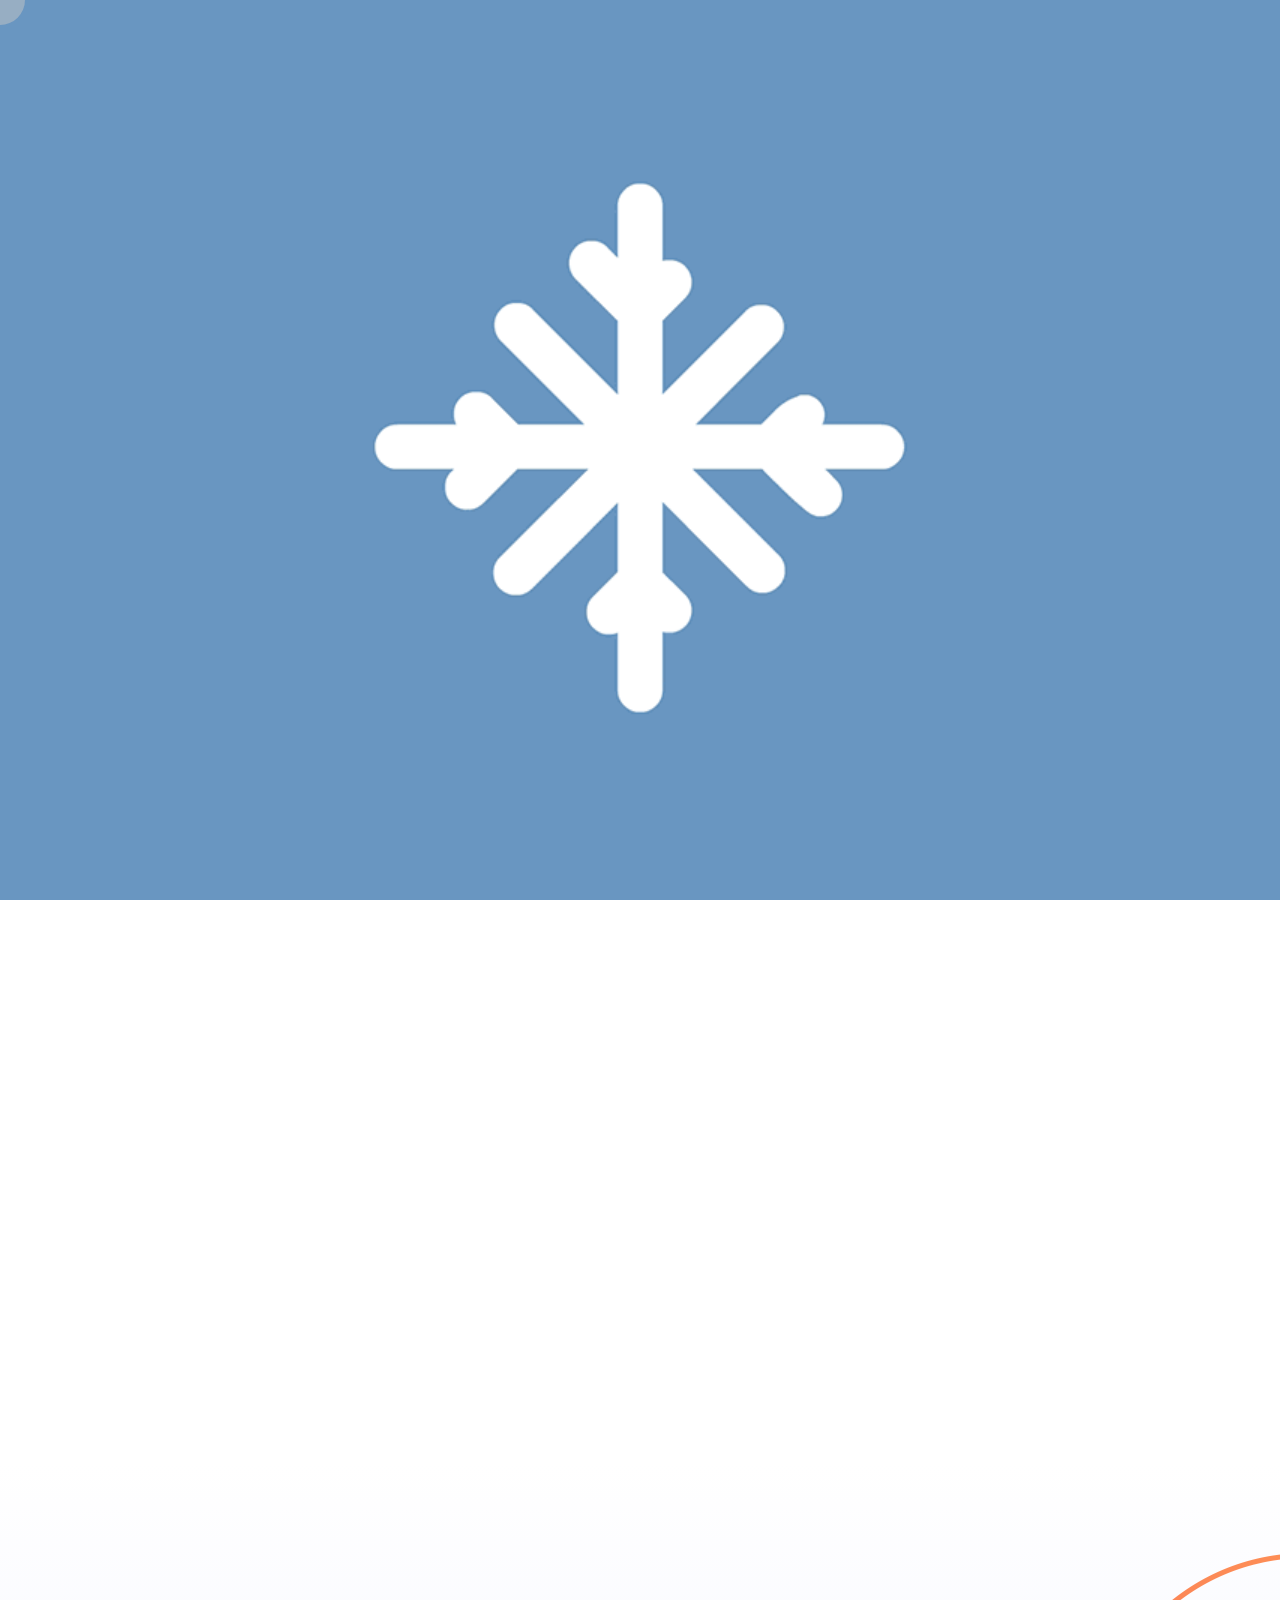
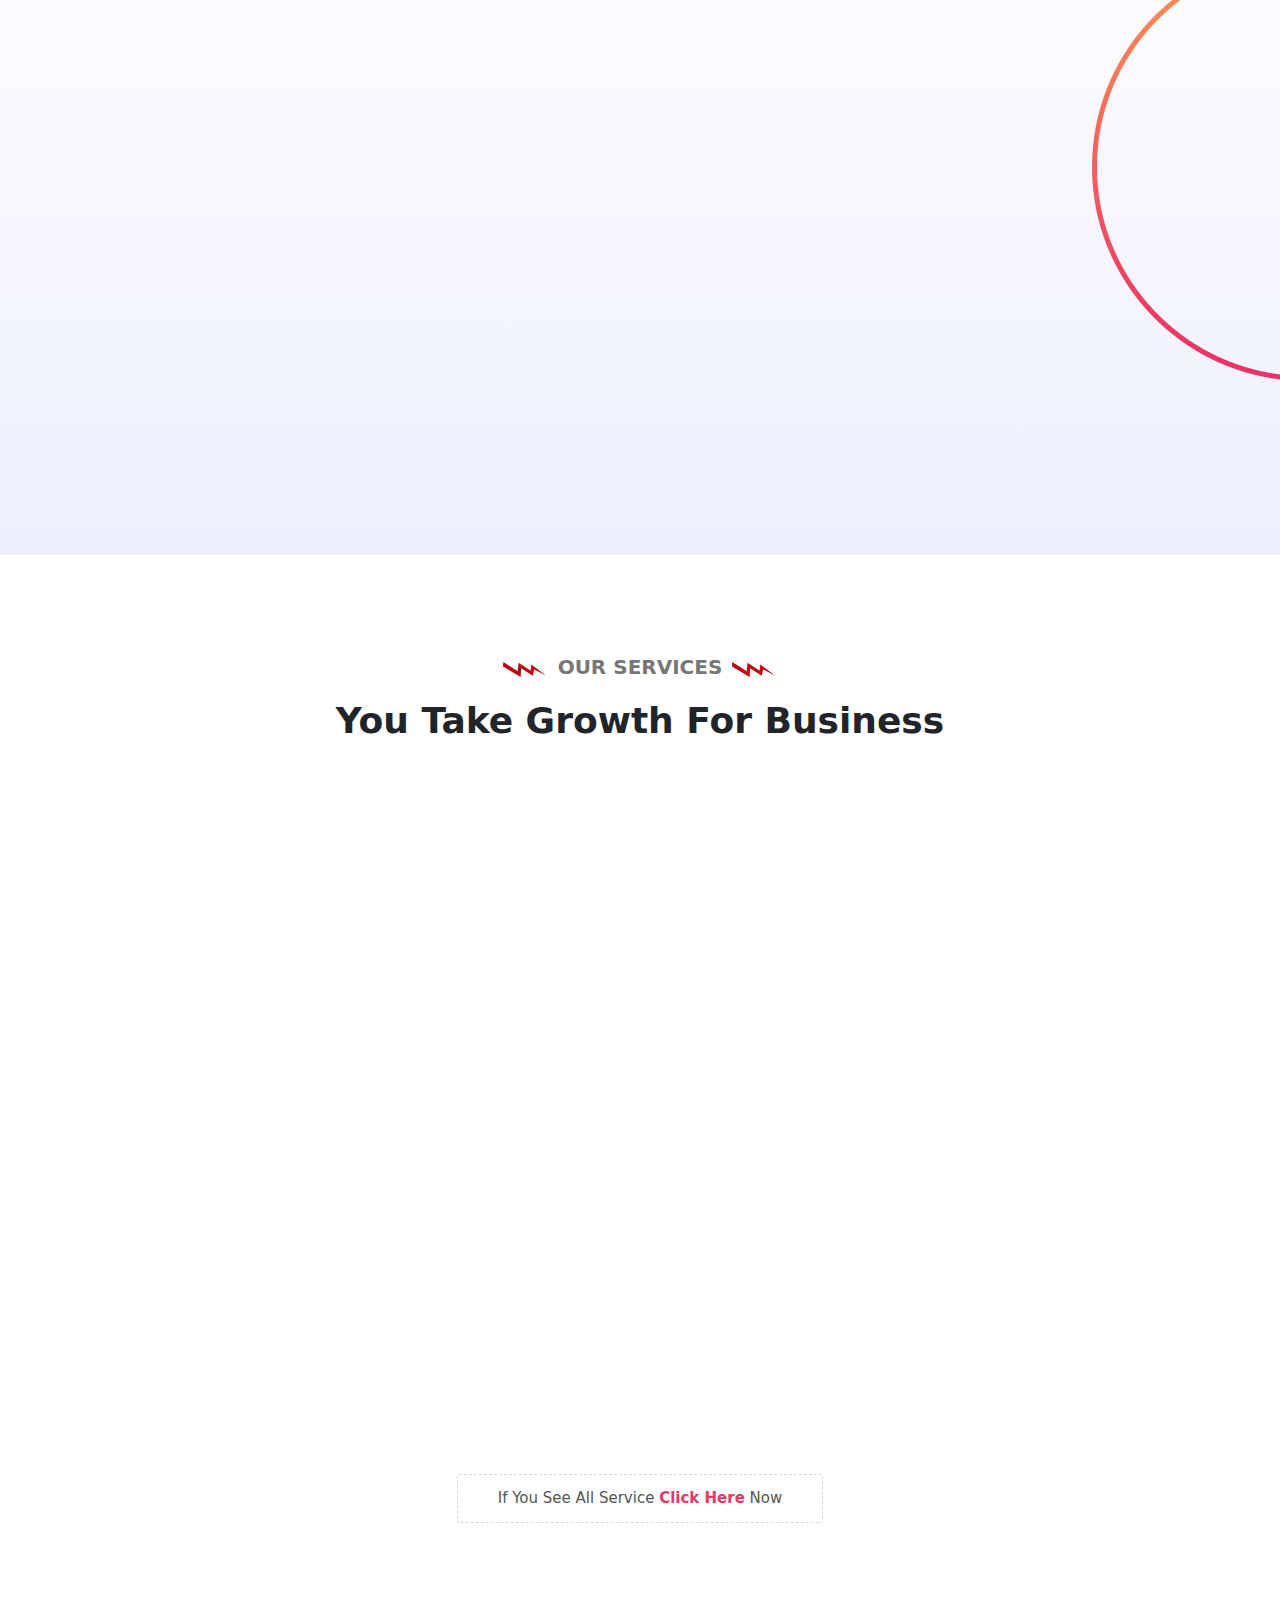
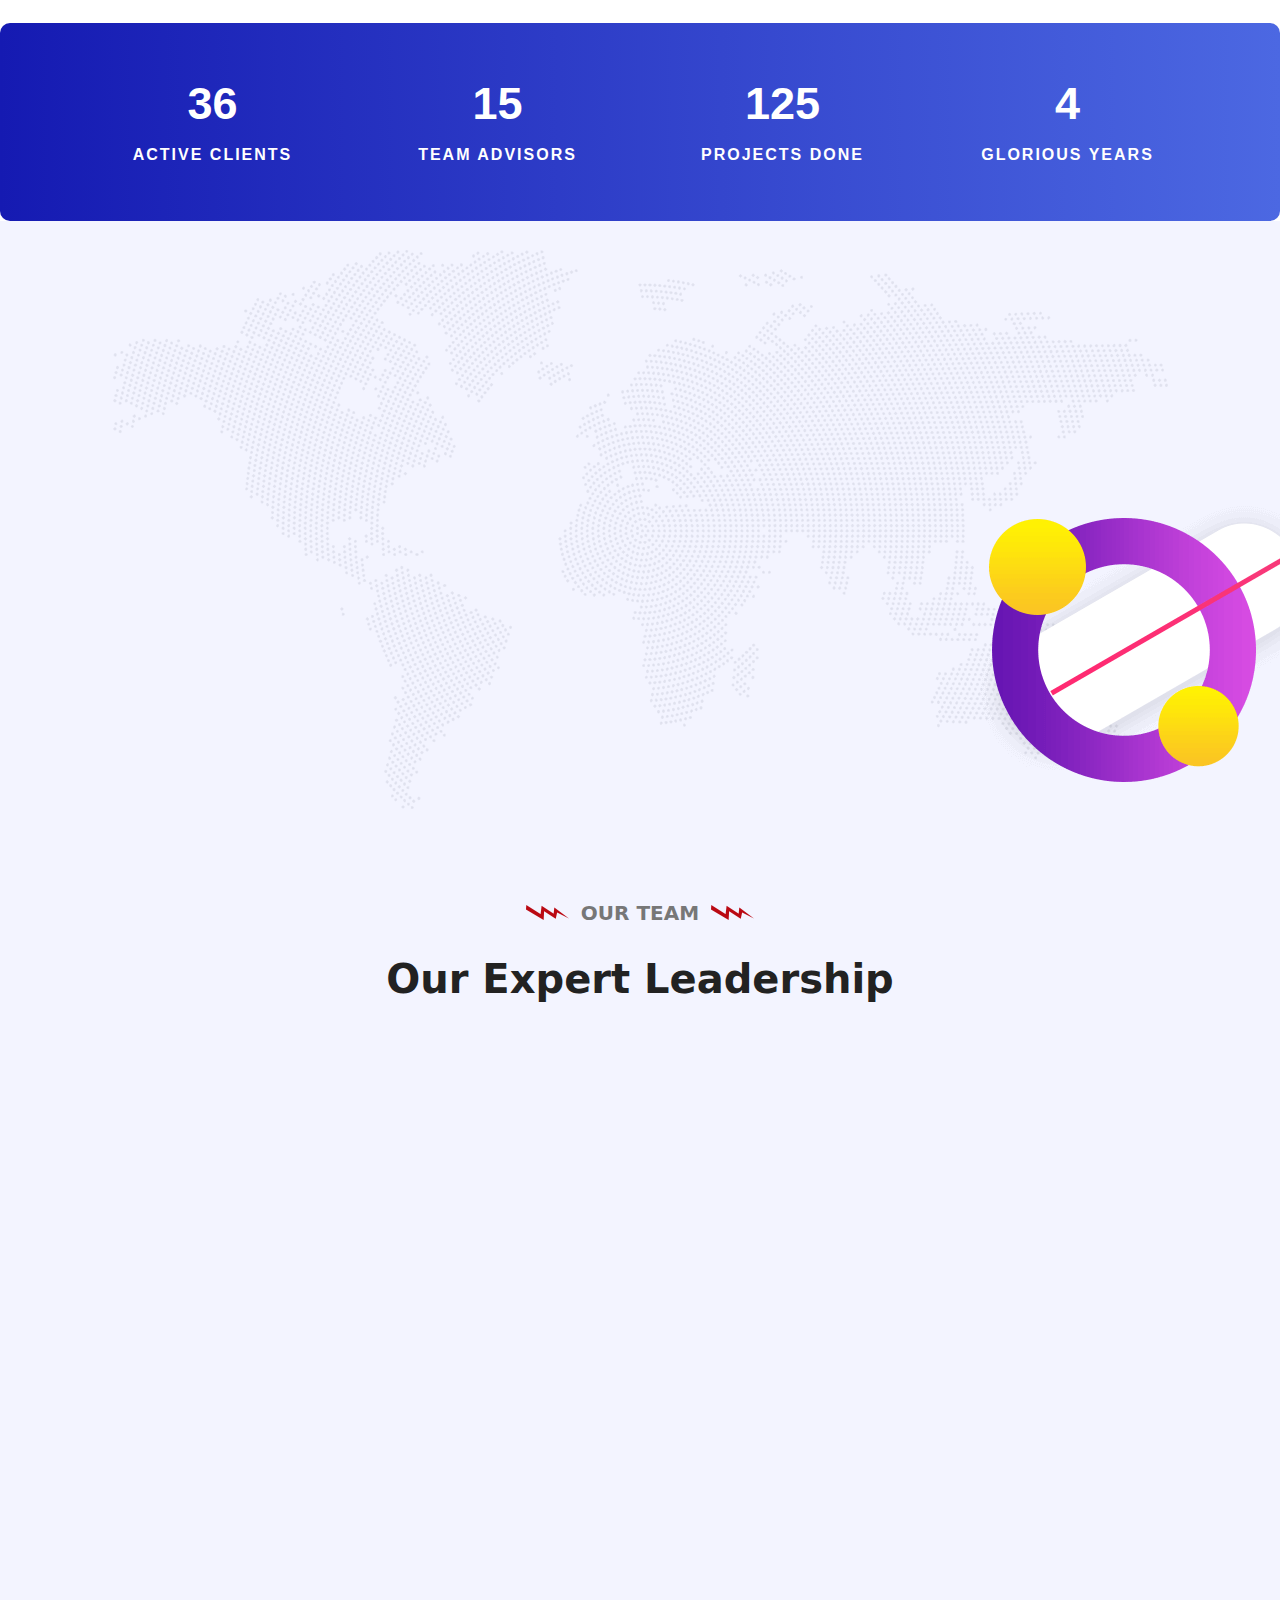
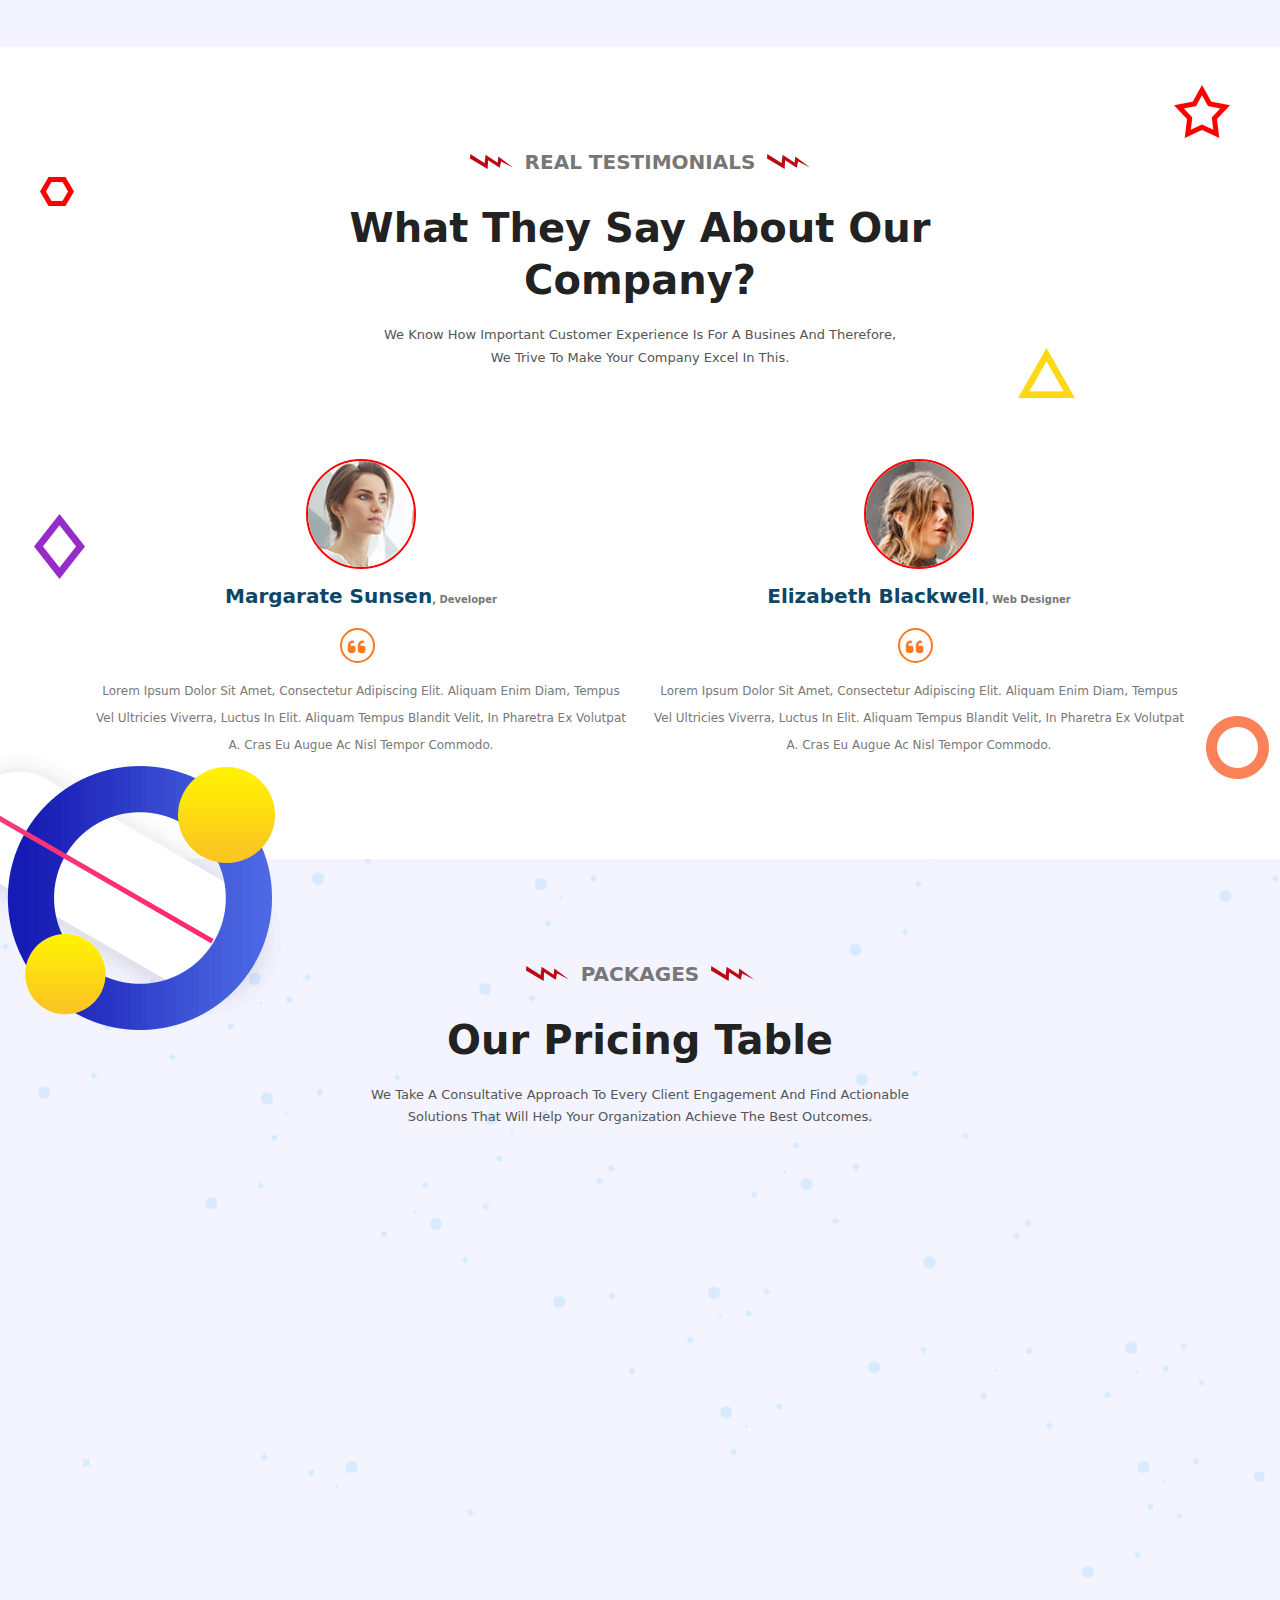
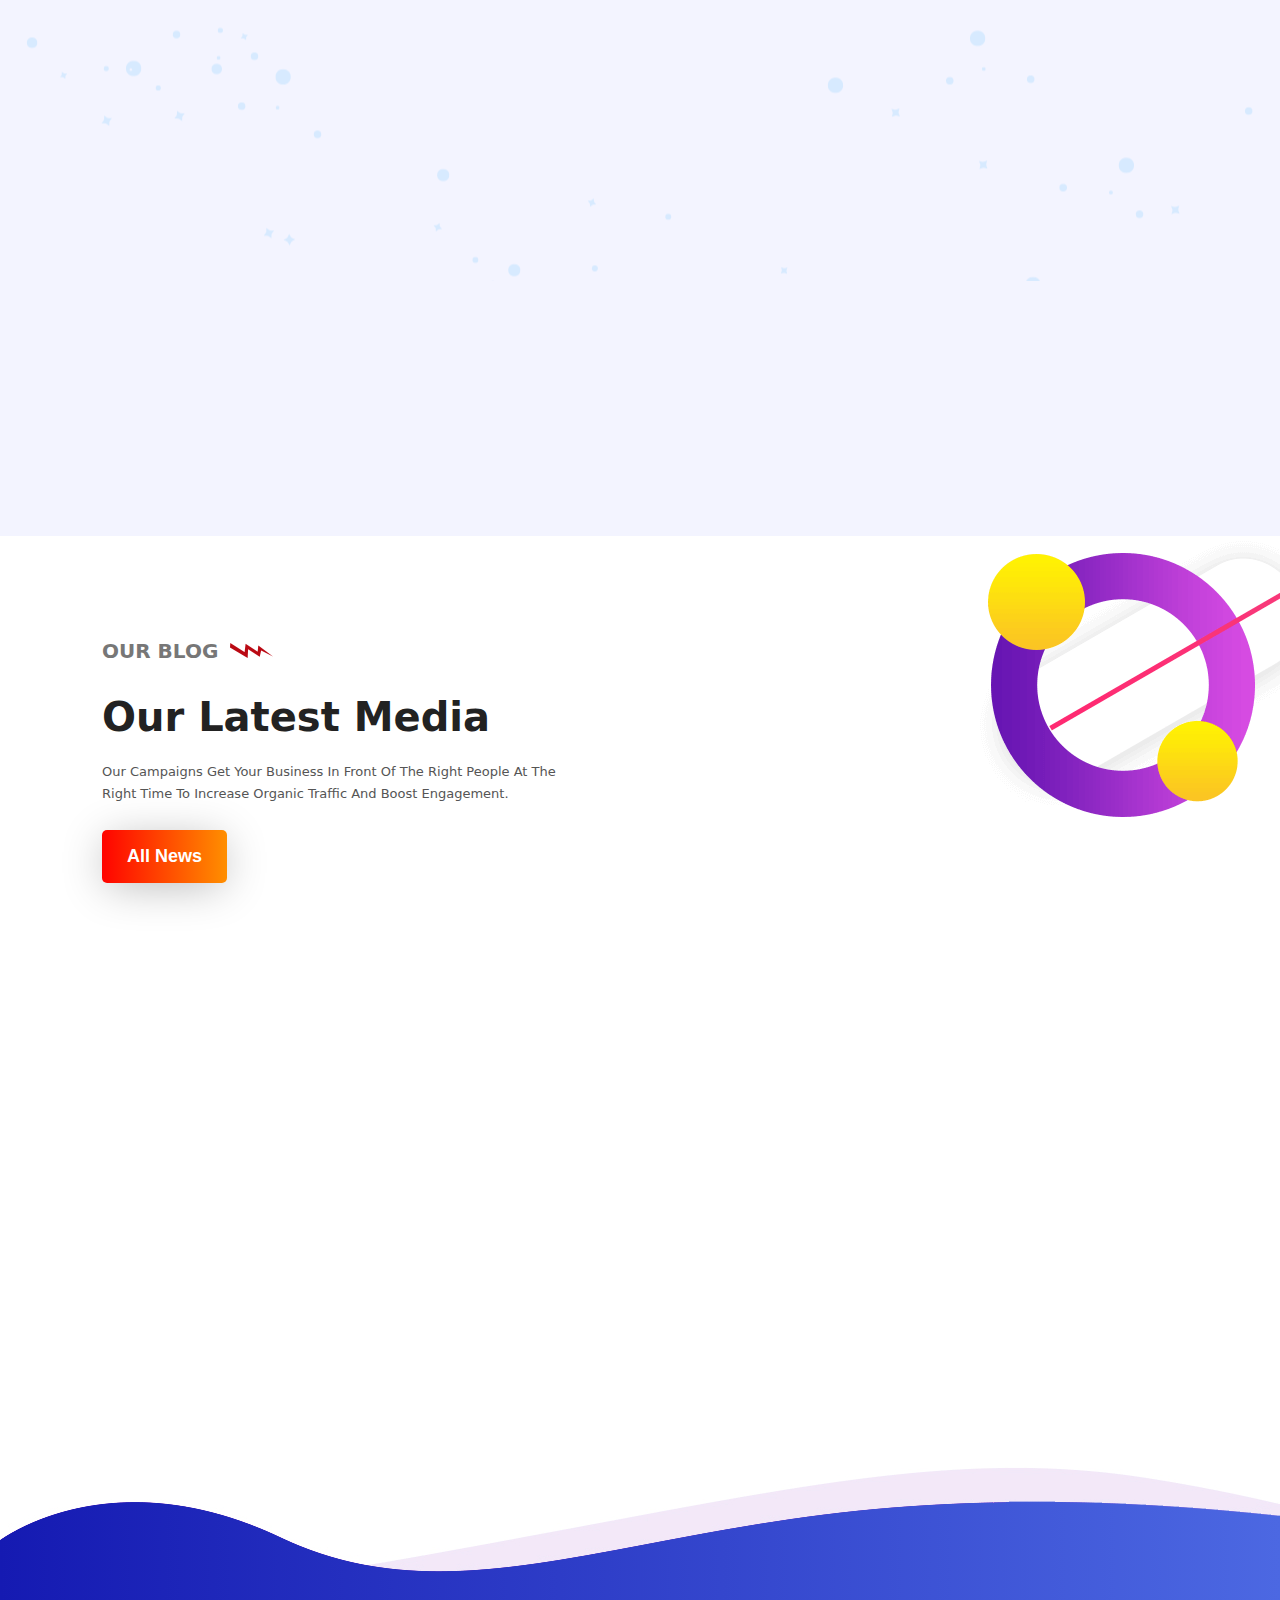
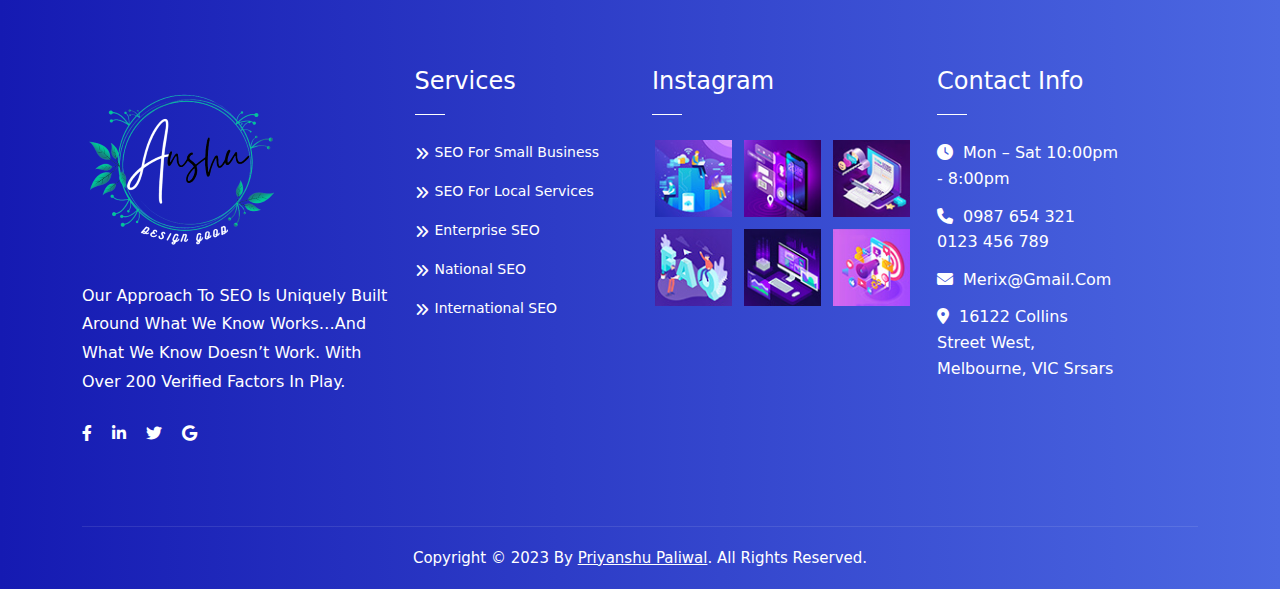
<file: index.html>
<!DOCTYPE html>
<html lang="en">

<head>
    <meta charset="UTF-8">
    <meta http-equiv="X-UA-Compatible" content="IE=edge">
    <meta name="viewport" content="width=device-width, initial-scale=1.0">
    <title>SEO Services</title>
    <link rel="icon" type="image/png" href="img/logo.png">
    <link rel="stylesheet" href="asset/css/bootstrap.min.css">
    <link rel="stylesheet" href="asset/css/aos.css">
    <link rel="stylesheet" href="asset/css/bootstrap-icons.css">
    <link rel="stylesheet" href="asset/font awesome/css/all.css">
    <link rel="stylesheet" href="asset/owlcarousel/owl.carousel.css">
    <link rel="stylesheet" href="asset/owlcarousel/owl.theme.default.css">
    <link rel="stylesheet" href="style.css">

</head>

<body>
    <!-- ===back to top=== -->
    <a id="button"></a>
    <!-- ===back to top=== -->



    <!-- ===pre loader=== -->
    <div class="loader_bg">
        <img src="img/e07f6af981d70eb773e6b7d7f1899936.gif">
    </div>
    <!-- ===pre loader=== -->



    <!-- ===cursor hover=== -->
    <div class="cursor"></div>
    <div class="cursor2"></div>
    <!-- ===cursor hover=== -->



    <!-- ===hero section start=== -->
    <div class="hero-slider" id="home">
        <div class="png-image-dot">
            <div class="container z-nav">
                <div class="row">
                    <nav class="navbar navbar-expand-lg" data-aos="fade-down">

                        <div class="container-fluid">
                            <a class="navbar-brand" href="#"><img src="img/logo.png"></a>
                            <button class="navbar-toggler" type="button" data-bs-toggle="collapse"
                                data-bs-target="#navbarSupportedContent" aria-controls="navbarSupportedContent"
                                aria-expanded="false" aria-label="Toggle navigation">
                                <span class="navbar-toggler-icon"></span>
                            </button>
                            <div class="collapse navbar-collapse colorr" id="navbarSupportedContent">
                                <ul class="navbar-nav me-auto mb-2 mb-lg-0 ">
                                    <li class="nav-item dropdown ">
                                        <a class="nav-link dropdown-toggle activee" href="" role="button"
                                            data-bs-toggle="dropdown" aria-expanded="false">
                                            home
                                        </a>
                                        <ul class="dropdown-menu">
                                            <li><a class="dropdown-item" href="index.html">homepage one</a></li>
                                            <li><a class="dropdown-item" href="index.html">homepage two</a></li>
                                            <li><a class="dropdown-item" href="index.html">homepage three</a></li>
                                        </ul>
                                    </li>
                                    <li class="nav-item">
                                        <a class="nav-link arrow-btnn" href="about.html">about</a>
                                    </li>
                                    <li class="nav-item">
                                        <a class="nav-link arrow-btnn" href="services.html">services</a>
                                    </li>
                                    <li class="nav-item dropdown">
                                        <a class="nav-link arrow-btnn dropdown-toggle" href="#" role="button"
                                            data-bs-toggle="dropdown" aria-expanded="false">
                                            projects
                                        </a>
                                        <ul class="dropdown-menu">
                                            <li><a class="dropdown-item" href="#">projects</a></li>
                                            <li><a class="dropdown-item" href="#">projects left sidebar</a></li>
                                            <li><a class="dropdown-item" href="#">projects right sidebar</a></li>
                                            <li><a class="dropdown-item" href="#">projects details</a></li>
                                        </ul>
                                    </li>
                                    <li class="nav-item dropdown">
                                        <a class="nav-link arrow-btnn dropdown-toggle" href="#" role="button"
                                            data-bs-toggle="dropdown" aria-expanded="false">
                                            pages
                                        </a>
                                        <ul class="dropdown-menu">
                                            <li><a class="dropdown-item" href="404error.html">404 error page</a></li>
                                        </ul>
                                    </li>
                                    <li class="nav-item">
                                        <a class="nav-link arrow-btnn" href="shop.html">shop</a>
                                    </li>
                                    <li class="nav-item">
                                        <a class="nav-link arrow-btnn" href="blog.html">blog</a>
                                    </li>
                                    <li class="nav-item">
                                        <a class="nav-link arrow-btnn"
                                            href="https://www.linkedin.com/in/priyanshu-paliwal-017a6a262/">contact us</a>
                                    </li>
                                </ul>
                                <a href="https://www.googleadservices.com/pagead/aclk?sa=L&ai=DChcSEwjhhPee4oj9AhXYwUwCHUmTADwYABAAGgJ0bQ&ohost=www.google.com&cid=CAESa-D2oYuYLnxqEll88iqGphaOh3CbTnjDcbpCChao_42COS20yw-NG5jm_CSDzFT8KVWEoDKwKJv0gxFuPRfHwk-z_Jk57_RfS0YgaZ0AlJK6XcIWE_8jHRUszsgBl0VBLu8seJEND-PjeBt9&sig=AOD64_3PTV4DM3DDNVq5iqvi9hkPFb3rEQ&q&adurl&ved=2ahUKEwjewe6e4oj9AhW5-3MBHSWyBzsQ0Qx6BAgIEAE"
                                    class="btn btn-lg me-2">
                                    <span>Get A Quote</span>
                                </a>

                                <i class="search_icon fa fa-search"></i>
                                <div class="search_screen">
                                    <i class="close_icon fa fa-times"></i>
                                    <input type="text" name="" placeholder="search here" class="search_box">
                                </div>
                            </div>
                        </div>
                    </nav>
                </div>
            </div>
            <div class="container">
                <div class="row">
                    <div class=" my-slider owl-carousel owl-theme">
                        <div class="item">
                            <div class="row">
                                <div class="col-lg-5 col-md-6 col-sm-12 respo-cont" data-aos="zoom-in-up">
                                    <div class="content-home">
                                        <h3>what's your SEO score</h3>
                                        <h1>SEO services provide<br> for your agency</h1>
                                        <div class="buttons-home">
                                            <div class="button-three">
                                                <a href="#lets-start" class="btn btn-lg">
                                                    <span>let's start</span>
                                                </a>
                                            </div>
                                            <div class="button-two">
                                                <a href="https://www.linkedin.com/in/priyanshu-paliwal-017a6a262/" class="btn btn-lg">
                                                    <span>contact us</span>
                                                </a>
                                            </div>
                                        </div>
                                    </div>
                                </div>
                                <div class="col-lg-7 col-md-6 col-sm-12 respo-img" data-aos="zoom-in-up">
                                    <div class="main-img">
                                        <div class="your-element" data-tilt>
                                            <div class="outer-img">
                                                <img src="img/content-image-2.png" alt="">
                                            </div>
                                            <div class="inner-images">
                                                <div class="inner-img-one">
                                                    <img src="img/content-image-3.png" alt="">
                                                </div>
                                                <div class="inner-img-two">
                                                    <img src="img/content-image-4.png" alt="">
                                                </div>
                                            </div>
                                        </div>
                                    </div>
                                </div>
                            </div>
                        </div>

                        <div class="item">
                            <div class="row">
                                <div class="col-lg-5 col-md-6 col-sm-12 respo-cont">
                                    <div class="content-home">
                                        <h3>what's your SEO score</h3>
                                        <h1>SEO services provide<br> for your agency</h1>
                                        <div class="buttons-home">
                                            <div class="button-three">
                                                <a href="#lets-start" class="btn btn-lg">
                                                    <span>let's start</span>
                                                </a>
                                            </div>
                                            <div class="button-two">
                                                <a href="https://www.linkedin.com/in/priyanshu-paliwal-017a6a262/" class="btn btn-lg">
                                                    <span>contact us</span>
                                                </a>
                                            </div>
                                        </div>
                                    </div>
                                </div>
                                <div class="col-lg-7 col-md-6 col-sm-12 respo-img">
                                    <div class="main-img">
                                        <div class="your-element" data-tilt>
                                            <div class="outer-img">
                                                <img src="img/content-image-2.png" alt="">
                                            </div>
                                            <div class="inner-images">
                                                <div class="inner-img-one">
                                                    <img src="img/content-image-3.png" alt="">
                                                </div>
                                                <div class="inner-img-two">
                                                    <img src="img/content-image-4.png" alt="">
                                                </div>
                                            </div>
                                        </div>
                                    </div>
                                </div>
                            </div>
                        </div>

                        <div class="item">
                            <div class="row">
                                <div class="col-lg-5 col-md-6 col-sm-12 respo-cont">
                                    <div class="content-home">
                                        <h3>what's your SEO score</h3>
                                        <h1>SEO services provide<br> for your agency</h1>
                                        <div class="buttons-home">
                                            <div class="button-three">
                                                <a href="#lets-start" class="btn btn-lg">
                                                    <span>let's start</span>
                                                </a>
                                            </div>
                                            <div class="button-two">
                                                <a href="https://www.linkedin.com/in/priyanshu-paliwal-017a6a262/" class="btn btn-lg">
                                                    <span>contact us</span>
                                                </a>
                                            </div>
                                        </div>
                                    </div>
                                </div>
                                <div class="col-lg-7 col-md-6 col-sm-12 respo-img">
                                    <div class="main-img">
                                        <div class="your-element" data-tilt>
                                            <div class="outer-img">
                                                <img src="img/content-image-2.png" alt="">
                                            </div>
                                            <div class="inner-images">
                                                <div class="inner-img-one">
                                                    <img src="img/content-image-3.png" alt="">
                                                </div>
                                                <div class="inner-img-two">
                                                    <img src="img/content-image-4.png" alt="">
                                                </div>
                                            </div>
                                        </div>
                                    </div>
                                </div>
                            </div>
                        </div>
                    </div>
                </div>
            </div>
        </div>
    </div>
    <!-- ===hero section end=== -->



    <!-- ===wave section start=== -->
    <div>
        <svg class="waves" xmlns="http://www.w3.org/2000/svg" xmlns:xlink="http://www.w3.org/1999/xlink"
            viewBox="0 24 150 28" preserveAspectRatio="none" shape-rendering="auto">
            <defs>
                <path id="gentle-wave" d="M-160 44c30 0 58-18 88-18s 58 18 88 18 58-18 88-18 58 18 88 18 v44h-352z" />
            </defs>
            <g class="parallax">
                <use xlink:href="#gentle-wave" x="48" y="0" fill="rgba(255,255,255,0.7" />
                <use xlink:href="#gentle-wave" x="48" y="3" fill="rgba(255,255,255,0.5)" />
                <use xlink:href="#gentle-wave" x="48" y="5" fill="rgba(255,255,255,0.3)" />
                <use xlink:href="#gentle-wave" x="48" y="7" fill="#fff" />
            </g>
        </svg>
    </div>
    <!-- ===wave section end=== -->



    <!-- ===services section start=== -->
    <section class="servicess padding-hundered" id="lets-start">
        <div class="container">
            <div class="row">

                <div class="col-lg-3 col-md-6 col-sm-12" data-aos="zoom-in">
                    <div class="serviceBoxone">
                        <div class="service-box-img"></div>
                        <div class="service-icon-one">
                            <span><i class="fa-solid fa-rocket"></i></span>
                        </div>
                        <h3 class="title">great results</h3>
                        <p class="description">We have seen great successes with everyone companies.</p>
                    </div>
                </div>

                <div class="col-lg-3 col-md-6 col-sm-12" data-aos="zoom-in">
                    <div class="serviceBoxone">
                        <div class="service-box-img"></div>
                        <div class="service-icon-one">
                            <span><i class="fa-solid fa-globe"></i></span>
                        </div>
                        <h3 class="title">Business Worth</h3>
                        <p class="description">We have seen great successes with everyone companies.</p>
                    </div>
                </div>
                <div class="col-lg-3 col-md-6 col-sm-12" data-aos="zoom-in">
                    <div class="serviceBoxone">
                        <div class="service-box-img"></div>
                        <div class="service-icon-one">
                            <span><i class="fa-solid fa-network-wired"></i></span>
                        </div>
                        <h3 class="title">keep your growth</h3>
                        <p class="description">We have seen great successes with everyone companies.</p>
                    </div>
                </div>
                <div class="col-lg-3 col-md-6 col-sm-12" data-aos="zoom-in">
                    <div class="serviceBoxone">
                        <div class="service-box-img"></div>
                        <div class="service-icon-one">
                            <span><i class="fa-solid fa-chart-simple"></i></span>
                        </div>
                        <h3 class="title">important ROI</h3>
                        <p class="description">We have seen great successes with everyone companies.</p>
                    </div>
                </div>

            </div>
        </div>
    </section>
    <!-- ===services section end=== -->



    <!-- ===about section start=== -->
    <section class="aboutt styling">
        <div class="circular-png-img" style="background-image: url(img/about-circle.png);"></div>
        <div class="container">
            <div class="row">
                <div class="col-lg-6 col-md-12 col-sm-12" data-aos="fade-up">
                    <div class="your-element" data-tilt>
                        <div class="aboutt-img">
                            <img src="img/about-1.png">
                        </div>
                    </div>
                </div>
                <div class="col-lg-6 col-md-12 col-sm-12" data-aos="fade-up">
                    <div class="aboutt-cont">
                        <div class="back-aboutt-img">
                            <h4>ABOUT US</h4>
                        </div>
                        <h1>Grow Business with SEO</h1>
                        <h3>Over 12 years Merix helping companies reach<br> their financial and branding goals.</h3>
                        <p>Over the years, we have worked with Fortune 500s and brand-new <br>startups. We help
                            ambitious
                            businesses like yours generate more<br> profits by building awareness, driving web traffic,
                            connecting with<br> customers, and growing overall sales. Give us a call.</p>
                        <div class="button-four">
                            <a href="https://www.googleadservices.com/pagead/aclk?sa=L&ai=DChcSEwjBstWm44j9AhVNDisKHVDjAxoYABAAGgJzZg&ohost=www.google.com&cid=CAESa-D2ofSo2ODhzdkhUriCgK3x8ouYsIfpAtdfS_cN1KLudl6AGbHCmc9o_QAahPi375IcDyvvy3vK4kDTKCoLgwwfHbWPIUcsCriMaJpDonKJJEB2p7RDfOCiFTpT7NdHa2EuleLqqP879dGT&sig=AOD64_3epar4RrwDvgzOxh6EyA6ZL7okpA&q&adurl&ved=2ahUKEwjd78ym44j9AhVj8TgGHdy1CCEQ0Qx6BAgEEAE"
                                class="btn btn-lg">
                                <span>LEARN MORE</span>
                            </a>
                        </div>
                    </div>
                </div>
            </div>
        </div>
    </section>
    <!-- ===about section end=== -->



    <!-- ===services section two start=== -->
    <section class="services-twoo padding-hundered">
        <div class="services-heading">
            <div class="back-service-img">
                <h4>OUR SERVICES</h4>
            </div>
            <p>You Take Growth For Business</p>
        </div>
        <div class="container">
            <div class="row">
                <div class="col-md-4 col-sm-6" data-aos="zoom-in">
                    <div class="serviceBox">
                        <div class="service-png-img-one" style="background-image: url(img/icon-1.png);"></div>
                        <div class="service-png-img-two" style="background-image: url(img/icon-2.png);"></div>
                        <div class="service-png-img-three" style="background-image: url(img/icon-19.png);"></div>
                        <div class="service-png-img-four" style="background-image: url(img/icon-4.png);"></div>
                        <div class="service-icon">
                            <span><i class="fa-solid fa-chart-pie"></i></span>
                        </div>
                        <h3 class="title">content marketing</h3>
                        <p class="description">You can provide the answers that your <br>potential customers are trying
                            to find, so<br> you can become the industry.</p>
                    </div>
                </div>
                <div class="col-md-4 col-sm-6" data-aos="zoom-in">
                    <div class="serviceBox">
                        <div class="service-png-img-one" style="background-image: url(img/icon-1.png);"></div>
                        <div class="service-png-img-two" style="background-image: url(img/icon-2.png);"></div>
                        <div class="service-png-img-three" style="background-image: url(img/icon-19.png);"></div>
                        <div class="service-png-img-four" style="background-image: url(img/icon-4.png);"></div>
                        <div class="service-icon">
                            <span><i class="fa-solid fa-chart-line"></i></span>
                        </div>
                        <h3 class="title">Social Marketing</h3>
                        <p class="description">Create and manage top-performing social<br> campaigns and start
                            developing a<br> dedicated customer fan base.</p>
                    </div>
                </div>
                <div class="col-md-4 col-sm-6" data-aos="zoom-in">
                    <div class="serviceBox">
                        <div class="service-png-img-one" style="background-image: url(img/icon-1.png);"></div>
                        <div class="service-png-img-two" style="background-image: url(img/icon-2.png);"></div>
                        <div class="service-png-img-three" style="background-image: url(img/icon-19.png);"></div>
                        <div class="service-png-img-four" style="background-image: url(img/icon-4.png);"></div>
                        <div class="service-icon">
                            <span><i class="fa-solid fa-chart-bar"></i></span>
                        </div>
                        <h3 class="title">App Development</h3>
                        <p class="description">Create, publish, and promote engaging<br> content to generate more
                            traffic and build a<br>dedicated community.</p>
                    </div>
                </div>
                <div class="col-md-4 col-sm-6" data-aos="zoom-in">
                    <div class="serviceBox">
                        <div class="service-png-img-one" style="background-image: url(img/icon-1.png);"></div>
                        <div class="service-png-img-two" style="background-image: url(img/icon-2.png);"></div>
                        <div class="service-png-img-three" style="background-image: url(img/icon-19.png);"></div>
                        <div class="service-png-img-four" style="background-image: url(img/icon-4.png);"></div>
                        <div class="service-icon">
                            <span><i class="fa-solid fa-magnifying-glass"></i></span>
                        </div>
                        <h3 class="title">SEO Optimization</h3>
                        <p class="description">Get more website traffic, more customers,<br> and more online visibility
                            with powerful<br> SEO services.</p>
                    </div>
                </div>
                <div class="col-md-4 col-sm-6" data-aos="zoom-in">
                    <div class="serviceBox">
                        <div class="service-png-img-one" style="background-image: url(img/icon-1.png);"></div>
                        <div class="service-png-img-two" style="background-image: url(img/icon-2.png);"></div>
                        <div class="service-png-img-three" style="background-image: url(img/icon-19.png);"></div>
                        <div class="service-png-img-four" style="background-image: url(img/icon-4.png);"></div>
                        <div class="service-icon">
                            <span><i class="fa-solid fa-gear"></i></span>
                        </div>
                        <h3 class="title">
                            Web Development</h3>
                        <p class="description">Your website has to impress your visitors<br> within just a few seconds.
                            If it runs slow, if it<br> feels outdated.</p>
                    </div>
                </div>
                <div class="col-md-4 col-sm-6" data-aos="zoom-in">
                    <div class="serviceBox">
                        <div class="service-png-img-one" style="background-image: url(img/icon-1.png);"></div>
                        <div class="service-png-img-two" style="background-image: url(img/icon-2.png);"></div>
                        <div class="service-png-img-three" style="background-image: url(img/icon-19.png);"></div>
                        <div class="service-png-img-four" style="background-image: url(img/icon-4.png);"></div>
                        <div class="service-icon">
                            <span><i class="fa-solid fa-database"></i></span>
                        </div>
                        <h3 class="title">PPC Advertising</h3>
                        <p class="description">You can provide the answers that your<br> potential customers are trying
                            to find, so<br> you can become the industry.</p>
                    </div>
                </div>
            </div>
            <div class="lower-box">
                <div class="text">
                    if you see all service <a href="#price">click here</a> now
                </div>
            </div>
        </div>
    </section>
    <!-- ===services section two end=== -->



    <!-- ===counter section start=== -->
    <section class="counterrr padding-sixty">
        <div class="container">
            <div class="row">
                <div class="col-md-3 col-sm-6">
                    <div class="counter">
                        <div class="counter-content">
                            <span class="counter-value">230</span>
                            <h3>ACTIVE CLIENTS</h3>
                        </div>
                    </div>
                </div>
                <div class="col-md-3 col-sm-6">
                    <div class="counter">
                        <div class="counter-content">
                            <span class="counter-value">95</span>
                            <h3>TEAM ADVISORS</h3>
                        </div>
                    </div>
                </div>
                <div class="col-md-3 col-sm-6">
                    <div class="counter">
                        <div class="counter-content">
                            <span class="counter-value">820</span>
                            <h3>PROJECTS DONE</h3>
                        </div>
                    </div>
                </div>
                <div class="col-md-3 col-sm-6">
                    <div class="counter">
                        <div class="counter-content">
                            <span class="counter-value">25</span>
                            <h3>GLORIOUS YEARS</h3>
                        </div>
                    </div>
                </div>
            </div>
        </div>
    </section>
    <!-- ===counter section end=== -->



    <!-- ===call to action section start=== -->
    <section class="call-to-action padding-hundered styling" style="background-image: url(img/map-pattern.png);">
        <div class="call-to-action-png-img styling">
            <img src="img/cta-bg.png" alt="">
        </div>
        <div class="container">
            <div class="row">
                <div class="col-lg-6 col-md-6 col-sm-12" data-aos="fade-up">
                    <div class="call-to-action-cont">
                        <h2>Take Your Site to Next<br> Level At this moment!</h2>
                        <p>Make the Right Choice for Your Future. Choose Moto!</p>
                        <div class="button-five">
                            <a href="#" class="btn btn-lg">
                                <span>Lets Start</span>
                            </a>
                        </div>
                    </div>
                </div>
                <div class="col-lg-6 col-md-6 col-sm-12" data-aos="fade-up">
                    <div class="your-element" data-tilt>
                        <div class=" call-to-action-img">
                            <img src="img/cta.png">
                        </div>
                    </div>
                </div>
            </div>
    </section>
    <!-- ===call to action section end=== -->



    <!-- ===team section start=== -->
    <section class="team-section-two">
        <div class="container">
            <!-- Sec Title -->
            <div class="sec-title centered">
                <div class="title">Our Team</div>
                <h2>Our Expert Leadership</h2>
            </div>
            <div class="row">

                <!-- Team Block Two -->
                <div class="team-block-two col-lg-4 col-md-6 col-sm-12" data-aos="zoom-in-up">
                    <div class="inner-box">
                        <ul class="team-social-box">
                            <li class="youtube"><a href="#" class="fa-brands fa-youtube"></a><span
                                    class="social-name">youtube</span></li>
                            <li class="linkedin"><a href="#" class="fa-brands fa-linkedin-in"></a><span
                                    class="social-name">linkedin</span></li>
                            <li class="facebook"><a href="#" class="fa-brands fa-facebook-f"></a><span
                                    class="social-name">facebook</span></li>
                            <li class="twitter"><a href="#" class="fa-brands fa-twitter"></a><span
                                    class="social-name">twitter</span></li>
                        </ul>
                        <div class="image">
                            <a href="team-detail.html"><img src="img/team-12.jpg" alt="" /></a>
                        </div>
                        <div class="lower-content">
                            <h3><a href="team-detail.html">Christina Tores</a></h3>
                            <div class="designation">CEO of Company</div>
                        </div>
                    </div>
                </div>

                <!-- Team Block Two -->
                <div class="team-block-two col-lg-4 col-md-6 col-sm-12" data-aos="zoom-in-up">
                    <div class="inner-box">
                        <ul class="team-social-box">
                            <li class="youtube"><a href="#" class="fa-brands fa-youtube"></a><span
                                    class="social-name">youtube</span></li>
                            <li class="linkedin"><a href="#" class="fa-brands fa-linkedin-in"></a><span
                                    class="social-name">linkedin</span></li>
                            <li class="facebook"><a href="#" class="fa-brands fa-facebook-f"></a><span
                                    class="social-name">facebook</span></li>
                            <li class="twitter"><a href="#" class="fa-brands fa-twitter"></a><span
                                    class="social-name">twitter</span></li>
                        </ul>
                        <div class="image">
                            <a href="team-detail.html"><img src="img/team-13.jpg" alt="" /></a>
                        </div>
                        <div class="lower-content">
                            <h3><a href="team-detail.html">Jacken Mike</a></h3>
                            <div class="designation">General Manager</div>
                        </div>
                    </div>
                </div>

                <!-- Team Block Two -->
                <div class="team-block-two col-lg-4 col-md-6 col-sm-12" data-aos="zoom-in-up">
                    <div class="inner-box">
                        <ul class="team-social-box">
                            <li class="youtube"><a href="#" class="fa-brands fa-youtube"></a><span
                                    class="social-name">youtube</span></li>
                            <li class="linkedin"><a href="#" class="fa-brands fa-linkedin-in"></a><span
                                    class="social-name">linkedin</span></li>
                            <li class="facebook"><a href="#" class="fa-brands fa-facebook-f"></a><span
                                    class="social-name">facebook</span></li>
                            <li class="twitter"><a href="#" class="fa-brands fa-twitter"></a><span
                                    class="social-name">twitter</span></li>
                        </ul>
                        <div class="image">
                            <a href="team-detail.html"><img src="img/team-14.jpg" alt="" /></a>
                        </div>
                        <div class="lower-content">
                            <h3><a href="team-detail.html">Regina Blackly</a></h3>
                            <div class="designation">CTO of Company</div>
                        </div>
                    </div>
                </div>

            </div>
        </div>
    </section>
    <!-- ===team section end=== -->



    <!-- ===testimonials section start=== -->
    <section class="testimonialss padding-hundered">
        <div class="icon-layer-one" style="background-image: url(img/icon-3.png)"></div>
        <div class="icon-layer-two" style="background-image: url(img/icon-7.png)"></div>
        <div class="icon-layer-three" style="background-image: url(img/icon-8.png)"></div>
        <div class="icon-layer-four" style="background-image: url(img/icon-9.png)"></div>
        <div class="icon-layer-five" style="background-image: url(img/icon-10.png)"></div>
        <div class="container">
            <div class="container text-center">
                <div class="sec-title centered">
                    <div class="title">Real Testimonials</div>
                    <h2>What They Say About Our <br> Company?</h2>
                    <div class="text">We know how important customer experience is for a busines and therefore, <br> we
                        trive to make your company excel in this.</div>
                </div>
                <div class="row">
                    <div class="col-md-6">
                        <div class="testimonial">
                            <div class="pic">
                                <img src="img/author-1.png" alt="">
                            </div>
                            <h3 class="testimonial-title">
                                margarate sunsen<small>, Developer</small>
                            </h3>
                            <p class="description">
                                Lorem ipsum dolor sit amet, consectetur adipiscing elit. Aliquam enim diam, tempus
                                vel ultricies viverra, luctus in elit. Aliquam tempus blandit velit, in pharetra ex
                                volutpat a. Cras eu augue ac nisl tempor commodo.
                            </p>
                        </div>
                    </div>
                    <div class="col-md-6">
                        <div class="testimonial">
                            <div class="pic">
                                <img src="img/author-2.png" alt="">
                            </div>
                            <h3 class="testimonial-title">
                                elizabeth blackwell<small>, Web Designer</small>
                            </h3>
                            <p class="description">
                                Lorem ipsum dolor sit amet, consectetur adipiscing elit. Aliquam enim diam, tempus
                                vel ultricies viverra, luctus in elit. Aliquam tempus blandit velit, in pharetra ex
                                volutpat a. Cras eu augue ac nisl tempor commodo.
                            </p>
                        </div>
                    </div>
                </div>
            </div>
        </div>
    </section>
    <!-- ===testimonials section end=== -->



    <!-- ===pricing section start=== -->
    <section class="pricing-sec padding-hundered" id="price">
        <div class="pattern-layer" style="background-image: url(img/pattern-1.png)"></div>
        <div class="pattern-layer-two" style="background-image: url(img/pattern-20.png)"></div>
        <div class="sec-title centered">
            <div class="title">PACKAGES</div>
            <h2>Our Pricing Table</h2>
            <div class="text">We take a consultative approach to every client engagement and find actionable<br>
                solutions that will help your organization achieve the best outcomes.</div>
        </div>

        <div id="generic_price_table">
            <div class="container">
                <div class="row">

                    <div class="col-md-4" data-aos="fade-up">
                        <div class="generic_content">
                            <div class="generic_head_price clearfix">
                                <div class="generic_head_content clearfix">
                                    <div class="head_bg"></div>
                                    <div class="head">
                                        <span>Standard</span>
                                    </div>
                                </div>
                                <div class="generic_price_tag clearfix">
                                    <span class="price">
                                        <span class="sign">$</span>
                                        <span class="currency">69.99</span>
                                    </span>
                                </div>
                            </div>
                            <div class="generic_feature_list">
                                <ul>
                                    <li>Social Media Marketing</li>
                                    <li><span>5.600 </span> Keywords</li>
                                    <li>One Way Link Building</li>
                                    <li><span>10</span> Free Optimization</li>
                                    <li><span>10</span> Press Releases</li>
                                </ul>
                            </div>
                            <div class="generic_price_btn clearfix">
                                <a class="" href="">Buy NOW</a>
                            </div>
                        </div>
                    </div>

                    <div class="col-md-4" data-aos="fade-up">
                        <div class="generic_content active clearfix">
                            <div class="generic_head_price clearfix">
                                <div class="generic_head_content clearfix">
                                    <div class="head_bg"></div>
                                    <div class="head">
                                        <span>Economy</span>
                                    </div>
                                </div>
                                <div class="generic_price_tag clearfix">
                                    <span class="price">
                                        <span class="sign">$</span>
                                        <span class="currency">79.99</span>
                                    </span>
                                </div>
                            </div>
                            <div class="generic_feature_list">
                                <ul>
                                    <li>Social Media Marketing</li>
                                    <li><span>5.600 </span> Keywords</li>
                                    <li>One Way Link Building</li>
                                    <li><span>10</span> Free Optimization</li>
                                    <li><span>10</span> Press Releases</li>
                                </ul>
                            </div>
                            <div class="generic_price_btn clearfix">
                                <a class="" href="">Buy NOW</a>
                            </div>
                        </div>
                    </div>

                    <div class="col-md-4" data-aos="fade-up">
                        <div class="generic_content clearfix">
                            <div class="generic_head_price clearfix">
                                <div class="generic_head_content clearfix">
                                    <div class="head_bg"></div>
                                    <div class="head">
                                        <span>Standard</span>
                                    </div>
                                </div>
                                <div class="generic_price_tag clearfix">
                                    <span class="price">
                                        <span class="sign">$</span>
                                        <span class="currency">89.99</span>
                                    </span>
                                </div>
                            </div>
                            <div class="generic_feature_list">
                                <ul>
                                    <li>Social Media Marketing</li>
                                    <li><span>5.600 </span> Keywords</li>
                                    <li>One Way Link Building</li>
                                    <li><span>10</span> Free Optimization</li>
                                    <li><span>10</span> Press Releases</li>
                                </ul>
                            </div>
                            <div class="generic_price_btn clearfix">
                                <a class="" href="">Buy NOW</a>
                            </div>
                        </div>
                    </div>
                </div>
            </div>
        </div>
    </section>
    <!-- ===pricing section end=== -->



    <!-- Clients Section start-->
    <section class="clients-section">
        <div class="container">
            <div class="row">
                <div class="col-md-2 client-img" data-aos="zoom-in">
                    <img src="img/1.png">
                </div>
                <div class="col-md-2 client-img" data-aos="zoom-in">
                    <img src="img/2 (1).png">
                </div>
                <div class="col-md-2 client-img" data-aos="zoom-in">
                    <img src="img/3 (1).png">
                </div>
                <div class="col-md-2 client-img">
                    <img src="img/2 (1).png" data-aos="zoom-in">
                </div>
                <div class="col-md-2 client-img">
                    <img src="img/3.png" data-aos="zoom-in">
                </div>
                <div class="col-md-2 client-img">
                    <img src="img/1.png" data-aos="zoom-in">
                </div>
            </div>
        </div>
    </section>
    <!-- End Clients Section end-->



    <!-- blog Section start-->
    <section class="blogg padding-hundered styling">
        <div class="pattern-layer-four styling " style="background-image: url(img/cta-bg.png)"></div>
        <div id="blog-section">
            <div class="container">

                <div class="sec-title gap">
                    <div class="title">OUR BLOG</div>
                    <h2>Our Latest Media</h2>
                    <div class="text">Our campaigns get your business in front of the right people at the<br>
                        right time to increase organic traffic and boost engagement.</div>
                    <div class="button-five left">
                        <a href="https://www.hindustantimes.com/india-news" class="btn btn-lg">
                            <span>All News
                            </span>
                        </a>
                    </div>
                </div>

                <div class="row">

                    <div class=" col-md-4 col-sm-12 " data-aos="zoom-in">
                        <a class="blog-item third" href="#" title="Suspendisse potenti">
                            <div class="blog-item-img" style="background-image: url(img/news-3.jpg);">
                            </div>
                            <div class="blog-item-content">
                                <span class="blog-item-label">Blog</span>
                                <span class="blog-item-date">
                                    <span class="blog-item-date-day">09</span>
                                    <span class="blog-item-date-month">Aug</span>
                                </span>
                                <h3>Pablo Villalpando</h3>
                                <p>Google now disregards or overlooks all reciprocal links...</p>
                            </div>
                        </a>
                    </div>

                    <div class=" col-md-4 col-sm-12 " data-aos="zoom-in">
                        <a class="blog-item third" href="#" title="Suspendisse potenti">
                            <div class="blog-item-img" style="background-image: url(img/news-1.jpg);">
                            </div>
                            <div class="blog-item-content">
                                <span class="blog-item-label">Blog</span>
                                <span class="blog-item-date">
                                    <span class="blog-item-date-day">09</span>
                                    <span class="blog-item-date-month">Aug</span>
                                </span>
                                <h3>Pablo Villalpando</h3>
                                <p>Absolute Links vs. Relative Links – SEO Intrinsic Value...</p>
                            </div>
                        </a>
                    </div>

                    <div class=" col-md-4 col-sm-12 " data-aos="zoom-in">
                        <a class="blog-item third" href="#" title="Suspendisse potenti">
                            <div class="blog-item-img" style="background-image: url(img/news-1.jpg);">
                            </div>
                            <div class="blog-item-content">
                                <span class="blog-item-label">Blog</span>
                                <span class="blog-item-date">
                                    <span class="blog-item-date-day">09</span>
                                    <span class="blog-item-date-month">Aug</span>
                                </span>
                                <h3>Pablo Villalpando</h3>
                                <p>How to increase your ROI through scientific SEM?...</p>
                            </div>
                        </a>
                    </div>

                </div>
            </div>
        </div>
    </section>
    <!-- blog Section end-->



    <!-- footer Section start-->
    <footer class="main-footer style-three">
        <div class="pattern-layer" style="background-image: url(img/pattern-3.png)"></div>
        <div class="container">
            <!--Widgets Section-->
            <div class="widgets-section">
                <div class="row">

                    <!-- Column -->
                    <div class="big-column col-lg-6 col-md-12 col-sm-12">
                        <div class="row">

                            <!-- Footer Column -->
                            <div class="footer-column col-lg-7 col-md-6 col-sm-12">
                                <div class="footer-widget logo-widget">
                                    <div class="logo">
                                        <a href="index.html"><img src="img/logo.png" alt="" /></a>
                                    </div>
                                    <div class="text">Our approach to SEO is uniquely built around what we know
                                        works…and what we know doesn’t work. With over 200 verified factors in play.
                                    </div>
                                    <!-- Social Box -->
                                    <ul class="social-box">
                                        <li><a href="#" class="fa-brands fa-facebook-f"></a></li>
                                        <li><a href="#" class="fa-brands fa-linkedin-in"></a></li>
                                        <li><a href="#" class="fa-brands fa-twitter"></i></a></li>
                                        <li><a href="#" class="fa-brands fa-google"></i></a></li>
                                    </ul>
                                </div>
                            </div>

                            <!-- Footer Column -->
                            <div class="footer-column col-lg-5 col-md-6 col-sm-12">
                                <div class="footer-widget links-widget">
                                    <h4>Services</h4>
                                    <ul class="list-link">
                                        <li><a href="">SEO for Small Business</a></li>
                                        <li><a href="">SEO for Local Services</a></li>
                                        <li><a href="">Enterprise SEO</a></li>
                                        <li><a href="">National SEO</a></li>
                                        <li><a href="">International SEO</a></li>
                                    </ul>
                                </div>
                            </div>

                        </div>
                    </div>

                    <!-- Column -->
                    <div class="big-column col-lg-6 col-md-12 col-sm-12">
                        <div class="row">

                            <!--Footer Column-->
                            <div class="footer-column col-lg-6 col-md-6 col-sm-12">
                                <div class="footer-widget gallery-widget">
                                    <h4>instagram</h4>
                                    <div class="widget-content">
                                        <div class="images-outer">
                                            <!--Image Box-->
                                            <figure class="image-box"><a href="img/footer-gallery-thumb-1.jpg"
                                                    class="lightbox-image" data-fancybox="footer-gallery"
                                                    title="Image Title Here" data-fancybox-group="footer-gallery"><img
                                                        src="img/footer-gallery-thumb-1.jpg" alt=""></a>
                                            </figure>
                                            <!--Image Box-->
                                            <figure class="image-box"><a href="img/footer-gallery-thumb-2.jpg"
                                                    class="lightbox-image" data-fancybox="footer-gallery"
                                                    title="Image Title Here" data-fancybox-group="footer-gallery"><img
                                                        src="img/footer-gallery-thumb-2.jpg" alt=""></a>
                                            </figure>
                                            <!--Image Box-->
                                            <figure class="image-box"><a href="img/footer-gallery-thumb-3.jpg"
                                                    class="lightbox-image" data-fancybox="footer-gallery"
                                                    title="Image Title Here" data-fancybox-group="footer-gallery"><img
                                                        src="img/footer-gallery-thumb-3.jpg" alt=""></a>
                                            </figure>
                                            <!--Image Box-->
                                            <figure class="image-box"><a href="img/footer-gallery-thumb-4.jpg"
                                                    class="lightbox-image" data-fancybox="footer-gallery"
                                                    title="Image Title Here" data-fancybox-group="footer-gallery"><img
                                                        src="img/footer-gallery-thumb-4.jpg" alt=""></a>
                                            </figure>
                                            <!--Image Box-->
                                            <figure class="image-box"><a href="img/footer-gallery-thumb-5.jpg"
                                                    class="lightbox-image" data-fancybox="footer-gallery"
                                                    title="Image Title Here" data-fancybox-group="footer-gallery"><img
                                                        src="img/footer-gallery-thumb-5.jpg" alt=""></a>
                                            </figure>
                                            <!--Image Box-->
                                            <figure class="image-box"><a href="img/footer-gallery-thumb-6.jpg"
                                                    class="lightbox-image" data-fancybox="footer-gallery"
                                                    title="Image Title Here" data-fancybox-group="footer-gallery"><img
                                                        src="img/footer-gallery-thumb-6.jpg" alt=""></a>
                                            </figure>
                                        </div>
                                    </div>
                                </div>
                            </div>

                            <!-- Footer Column -->
                            <div class="footer-column col-lg-5 col-md-6 col-sm-12">
                                <div class="footer-widget links-widget">
                                    <h4>Contact info</h4>
                                    <ul class="list-style-two">
                                        <li><span class="fa-solid fa-clock"></i></span>Mon – Sat 10:00pm - 8:00pm
                                        </li>
                                        <li><span class="fa-solid fa-phone"></i></span><a href="tel:+0987-654-321">0987
                                                654 321</a> <a href="tel:+0123-456-789">0123 456 789</a></li>
                                        <li><span class="fa-solid fa-envelope"></i></span><a
                                                href="mailto:Merix@gmail.com">Merix@gmail.com</a></li>
                                        <li><span class="fa-solid fa-location-dot"></i></span>16122 Collins Street West,
                                            Melbourne, VIC Srsars</li>
                                    </ul>
                                </div>
                            </div>

                        </div>
                    </div>

                </div>
            </div>

            <!-- Footer Bottom -->
            <div class="footer-bottom">
                <div class="copyright">Copyright © 2023 by <a target="_blank" href="https://www.linkedin.com/in/priyanshu-paliwal-017a6a262/">Priyanshu Paliwal</a>. All Rights Reserved.</div>
            </div>

        </div>
    </footer>
    <!-- footer Section end-->



    <script src="asset/js/jquery.js"></script>
    <script src="asset/js/vanilla-tilt.min.js"></script>
    <script src="asset/js/bootstrap.bundle.min.js"></script>
    <script src="asset/owlcarousel/owl.carousel.min.js"></script>
    <script src="asset/js/animation.aos.js"></script>
    <script src="script.js"></script>


</body>

</html>
</file>
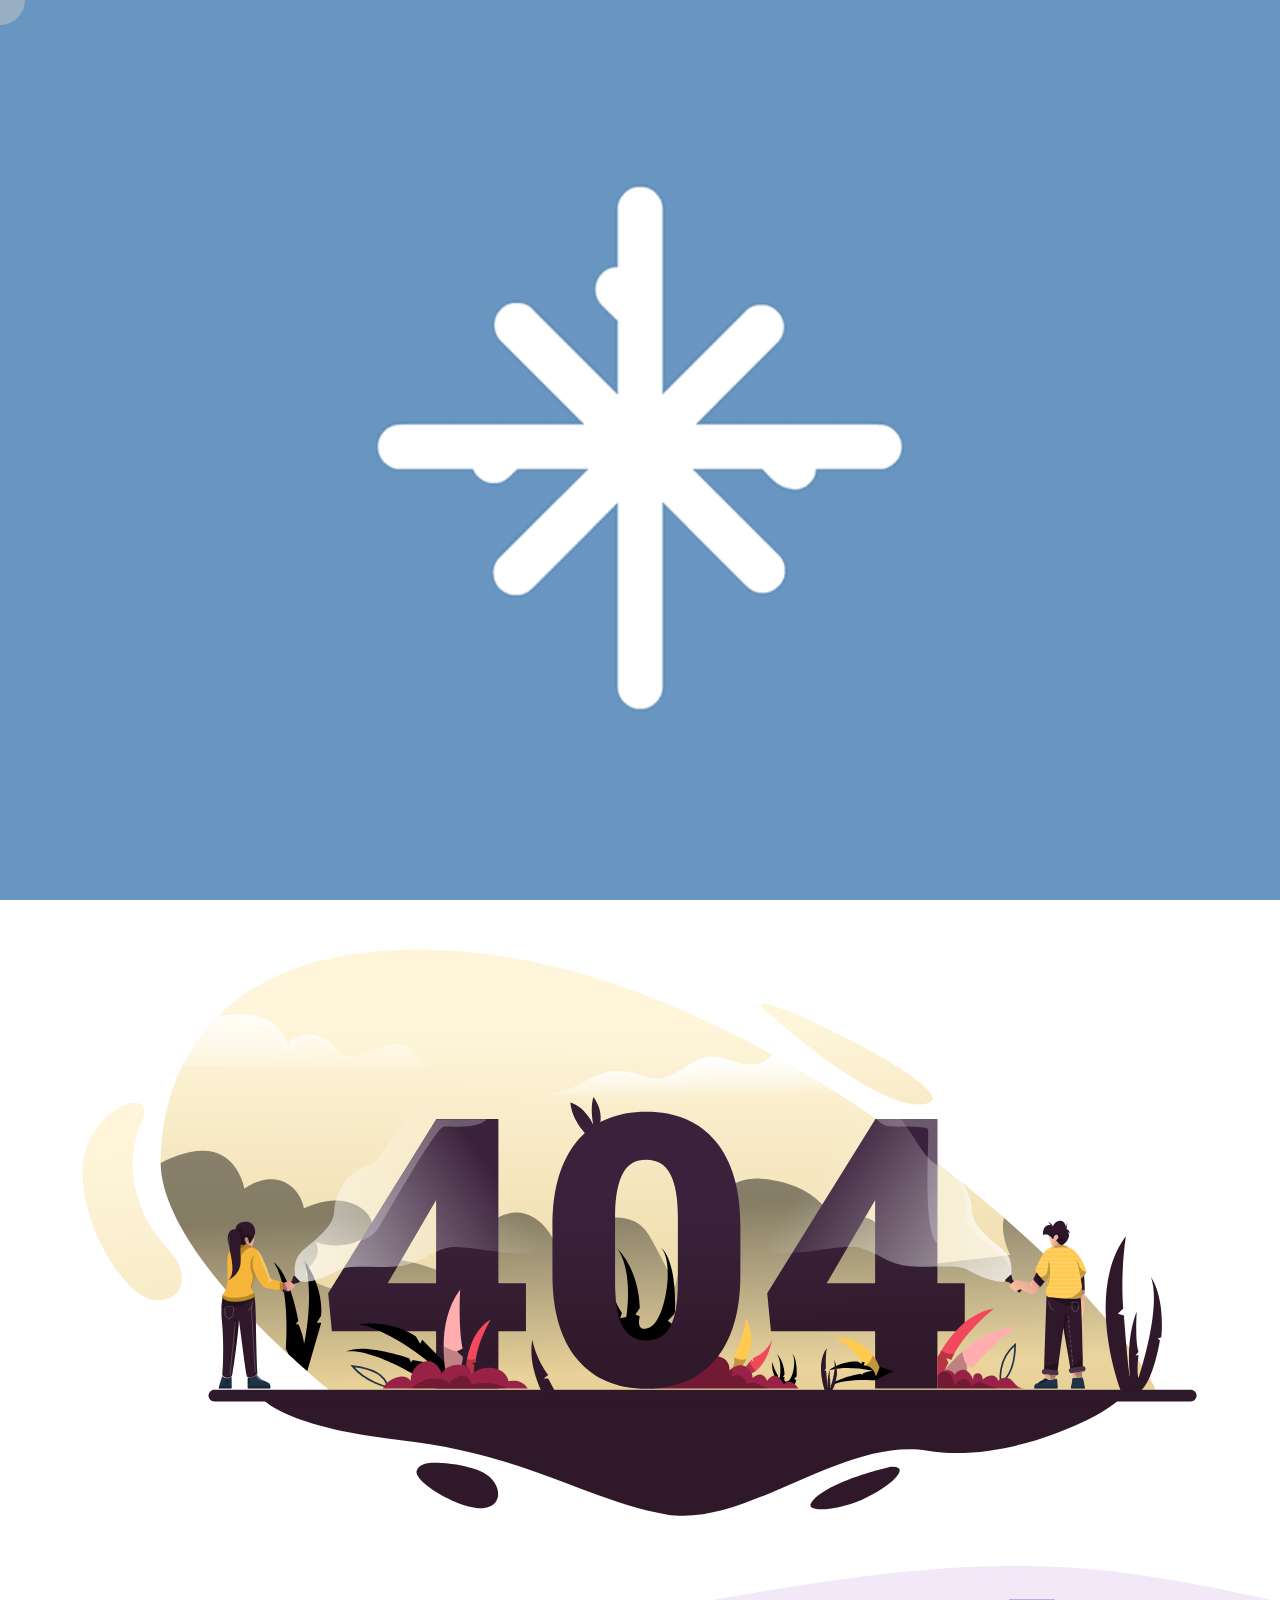
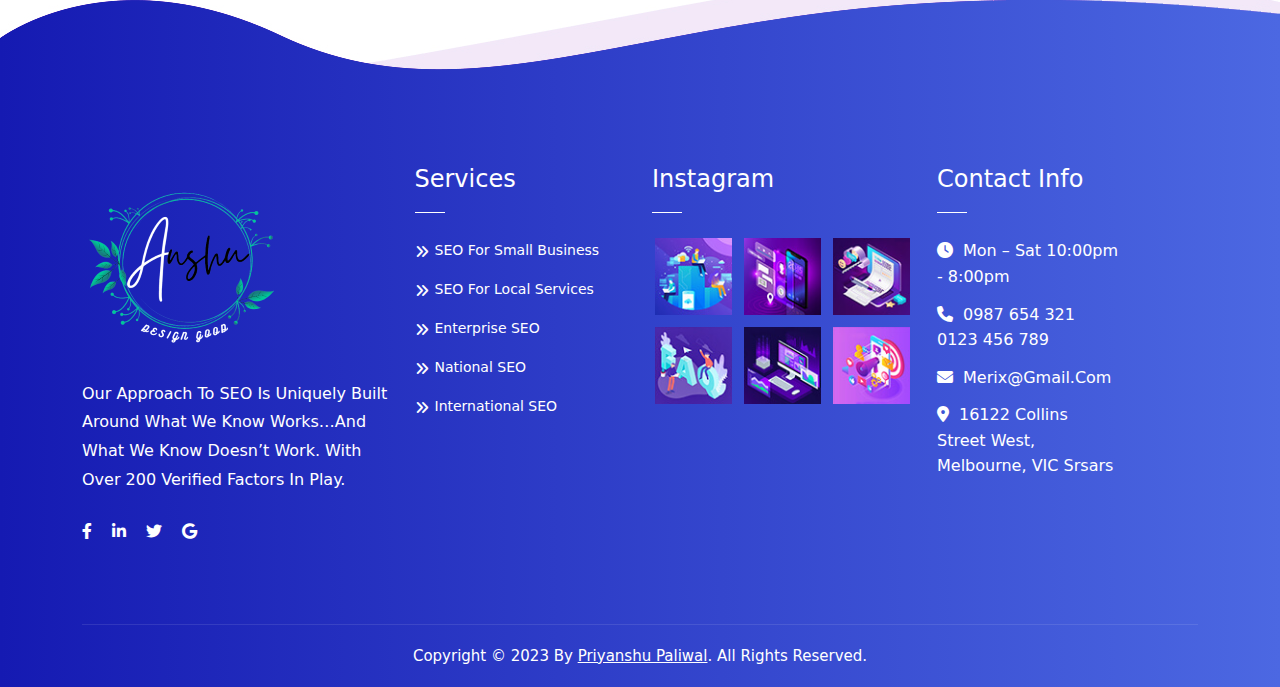
<file: 404error.html>
<!DOCTYPE html>
<html lang="en">

<head>
    <meta charset="UTF-8">
    <meta http-equiv="X-UA-Compatible" content="IE=edge">
    <meta name="viewport" content="width=device-width, initial-scale=1.0">
    <title>SEO Services</title>
    <link rel="icon" type="image/png" href="img/logo.png">
    <link rel="stylesheet" href="asset/css/bootstrap.min.css">
    <link rel="stylesheet" href="asset/css/aos.css">
    <link rel="stylesheet" href="asset/css/bootstrap-icons.css">
    <link rel="stylesheet" href="asset/font awesome/css/all.css">
    <link rel="stylesheet" href="asset/owlcarousel/owl.carousel.css">
    <link rel="stylesheet" href="asset/owlcarousel/owl.theme.default.css">
    <link rel="stylesheet" href="style.css">
</head>

<body>

    <!-- ===back to top=== -->
    <a id="button"></a>
    <!-- ===back to top=== -->



    <!-- ===pre loader=== -->
    <div class="loader_bg">
        <img src="img/e07f6af981d70eb773e6b7d7f1899936.gif">
    </div>
    <!-- ===pre loader=== -->



    <!-- ===cursor hover=== -->
    <div class="cursor"></div>
    <div class="cursor2"></div>
    <!-- ===cursor hover=== -->



    <!-- ===hero section start=== -->
    <div class="hero-slider" id="home">
        <div class="png-image-dot">
            <div class="container z-nav">
                <div class="row">
                    <nav class="navbar navbar-expand-lg" data-aos="fade-down">

                        <div class="container-fluid">
                            <a class="navbar-brand" href="#"><img src="img/logo.png"></a>
                            <button class="navbar-toggler" type="button" data-bs-toggle="collapse"
                                data-bs-target="#navbarSupportedContent" aria-controls="navbarSupportedContent"
                                aria-expanded="false" aria-label="Toggle navigation">
                                <span class="navbar-toggler-icon"></span>
                            </button>
                            <div class="collapse navbar-collapse colorr" id="navbarSupportedContent">
                                <ul class="navbar-nav me-auto mb-2 mb-lg-0 ">
                                    <li class="nav-item dropdown ">
                                        <a class="nav-link dropdown-toggle" href="" role="button"
                                            data-bs-toggle="dropdown" aria-expanded="false">
                                            home
                                        </a>
                                        <ul class="dropdown-menu">
                                            <li><a class="dropdown-item" href="index.html">homepage one</a></li>
                                            <li><a class="dropdown-item" href="index.html">homepage two</a></li>
                                            <li><a class="dropdown-item" href="index.html">homepage three</a></li>
                                        </ul>
                                    </li>
                                    <li class="nav-item">
                                        <a class="nav-link arrow-btnn" href="about.html">about</a>
                                    </li>
                                    <li class="nav-item">
                                        <a class="nav-link arrow-btnn" href="services.html">services</a>
                                    </li>
                                    <li class="nav-item dropdown">
                                        <a class="nav-link arrow-btnn dropdown-toggle" href="#" role="button"
                                            data-bs-toggle="dropdown" aria-expanded="false">
                                            projects
                                        </a>
                                        <ul class="dropdown-menu">
                                            <li><a class="dropdown-item" href="#">projects</a></li>
                                            <li><a class="dropdown-item" href="#">projects left sidebar</a></li>
                                            <li><a class="dropdown-item" href="#">projects right sidebar</a></li>
                                            <li><a class="dropdown-item" href="#">projects details</a></li>
                                        </ul>
                                    </li>
                                    <li class="nav-item dropdown">
                                        <a class="nav-link arrow-btnn dropdown-togglec activee" href="#" role="button"
                                            data-bs-toggle="dropdown" aria-expanded="false">
                                            pages
                                        </a>
                                        <ul class="dropdown-menu">
                                            <li><a class="dropdown-item " href="404error.html">404 error page</a>
                                            </li>
                                        </ul>
                                    </li>
                                    <li class="nav-item">
                                        <a class="nav-link arrow-btnn" href="shop.html">shop</a>
                                    </li>
                                    <li class="nav-item">
                                        <a class="nav-link arrow-btnn" href="blog.html">blog</a>
                                    </li>
                                    <li class="nav-item">
                                        <a class="nav-link arrow-btnn"
                                            href="https://www.linkedin.com/in/priyanshu-paliwal-017a6a262/">contact us</a>
                                    </li>
                                </ul>
                                <a href="https://www.googleadservices.com/pagead/aclk?sa=L&ai=DChcSEwjhhPee4oj9AhXYwUwCHUmTADwYABAAGgJ0bQ&ohost=www.google.com&cid=CAESa-D2oYuYLnxqEll88iqGphaOh3CbTnjDcbpCChao_42COS20yw-NG5jm_CSDzFT8KVWEoDKwKJv0gxFuPRfHwk-z_Jk57_RfS0YgaZ0AlJK6XcIWE_8jHRUszsgBl0VBLu8seJEND-PjeBt9&sig=AOD64_3PTV4DM3DDNVq5iqvi9hkPFb3rEQ&q&adurl&ved=2ahUKEwjewe6e4oj9AhW5-3MBHSWyBzsQ0Qx6BAgIEAE"
                                    class="btn btn-lg me-2">
                                    <span>Get A Quote</span>
                                </a>

                                <i class="search_icon fa fa-search"></i>
                                <div class="search_screen">
                                    <i class="close_icon fa fa-times"></i>
                                    <input type="text" name="" placeholder="search here" class="search_box">
                                </div>
                            </div>
                        </div>
                    </nav>
                </div>
            </div>
            <div class="container">
                <div class="row">
                    <div class=" my-slider owl-carousel owl-theme">
                        <div class="item">
                            <div class="row">
                                <div class="col-lg-5 col-md-6 col-sm-12 respo-cont" data-aos="zoom-in-up">
                                    <div class="content-home">
                                        <h3>what's your SEO score</h3>
                                        <h1>SEO services provide<br> for your agency</h1>
                                        <div class="buttons-home">
                                            <div class="button-three">
                                                <a href="#lets-start" class="btn btn-lg">
                                                    <span>let's start</span>
                                                </a>
                                            </div>
                                            <div class="button-two">
                                                <a href="https://www.linkedin.com/in/priyanshu-paliwal-017a6a262/" class="btn btn-lg">
                                                    <span>contact us</span>
                                                </a>
                                            </div>
                                        </div>
                                    </div>
                                </div>
                                <div class="col-lg-7 col-md-6 col-sm-12 respo-img" data-aos="zoom-in-up">
                                    <div class="main-img">
                                        <div class="your-element" data-tilt>
                                            <div class="outer-img">
                                                <img src="img/content-image-2.png" alt="">
                                            </div>
                                            <div class="inner-images">
                                                <div class="inner-img-one">
                                                    <img src="img/content-image-3.png" alt="">
                                                </div>
                                                <div class="inner-img-two">
                                                    <img src="img/content-image-4.png" alt="">
                                                </div>
                                            </div>
                                        </div>
                                    </div>
                                </div>
                            </div>
                        </div>

                        <div class="item">
                            <div class="row">
                                <div class="col-lg-5 col-md-6 col-sm-12 respo-cont">
                                    <div class="content-home">
                                        <h3>what's your SEO score</h3>
                                        <h1>SEO services provide<br> for your agency</h1>
                                        <div class="buttons-home">
                                            <div class="button-three">
                                                <a href="#lets-start" class="btn btn-lg">
                                                    <span>let's start</span>
                                                </a>
                                            </div>
                                            <div class="button-two">
                                                <a href="https://www.linkedin.com/in/priyanshu-paliwal-017a6a262/" class="btn btn-lg">
                                                    <span>contact us</span>
                                                </a>
                                            </div>
                                        </div>
                                    </div>
                                </div>
                                <div class="col-lg-7 col-md-6 col-sm-12 respo-img">
                                    <div class="main-img">
                                        <div class="your-element" data-tilt>
                                            <div class="outer-img">
                                                <img src="img/content-image-2.png" alt="">
                                            </div>
                                            <div class="inner-images">
                                                <div class="inner-img-one">
                                                    <img src="img/content-image-3.png" alt="">
                                                </div>
                                                <div class="inner-img-two">
                                                    <img src="img/content-image-4.png" alt="">
                                                </div>
                                            </div>
                                        </div>
                                    </div>
                                </div>
                            </div>
                        </div>

                        <div class="item">
                            <div class="row">
                                <div class="col-lg-5 col-md-6 col-sm-12 respo-cont">
                                    <div class="content-home">
                                        <h3>what's your SEO score</h3>
                                        <h1>SEO services provide<br> for your agency</h1>
                                        <div class="buttons-home">
                                            <div class="button-three">
                                                <a href="#lets-start" class="btn btn-lg">
                                                    <span>let's start</span>
                                                </a>
                                            </div>
                                            <div class="button-two">
                                                <a href="https://www.linkedin.com/in/priyanshu-paliwal-017a6a262/" class="btn btn-lg">
                                                    <span>contact us</span>
                                                </a>
                                            </div>
                                        </div>
                                    </div>
                                </div>
                                <div class="col-lg-7 col-md-6 col-sm-12 respo-img">
                                    <div class="main-img">
                                        <div class="your-element" data-tilt>
                                            <div class="outer-img">
                                                <img src="img/content-image-2.png" alt="">
                                            </div>
                                            <div class="inner-images">
                                                <div class="inner-img-one">
                                                    <img src="img/content-image-3.png" alt="">
                                                </div>
                                                <div class="inner-img-two">
                                                    <img src="img/content-image-4.png" alt="">
                                                </div>
                                            </div>
                                        </div>
                                    </div>
                                </div>
                            </div>
                        </div>
                    </div>
                </div>
            </div>
        </div>
    </div>
    <!-- ===hero section end=== -->



    <!-- ===wave section start=== -->
    <div>
        <svg class="waves" xmlns="http://www.w3.org/2000/svg" xmlns:xlink="http://www.w3.org/1999/xlink"
            viewBox="0 24 150 28" preserveAspectRatio="none" shape-rendering="auto">
            <defs>
                <path id="gentle-wave" d="M-160 44c30 0 58-18 88-18s 58 18 88 18 58-18 88-18 58 18 88 18 v44h-352z" />
            </defs>
            <g class="parallax">
                <use xlink:href="#gentle-wave" x="48" y="0" fill="rgba(255,255,255,0.7" />
                <use xlink:href="#gentle-wave" x="48" y="3" fill="rgba(255,255,255,0.5)" />
                <use xlink:href="#gentle-wave" x="48" y="5" fill="rgba(255,255,255,0.3)" />
                <use xlink:href="#gentle-wave" x="48" y="7" fill="#fff" />
            </g>
        </svg>
    </div>
    <!-- ===wave section end=== -->



    <!-- 404 error page start-->
    <a target="_blank" href="https://codepen.io/uiswarup/full/wvjZgar">
        <div class="container">
            <div class="row">
                <div class="col-sm-12 col-md-12 mt-5 mb-5">
                    <svg width="100%" height="auto" viewBox="0 0 636 324" fill="none"
                        xmlns="http://www.w3.org/2000/svg">
                        <g id="OBJECTS">
                            <g id="Group">
                                <path id="Vector"
                                    d="M101.3 255.2C101.3 255.2 111.1 272.6 181.8 280.5C252.5 288.4 288.2 314.9 333.1 322.8C378 330.7 433.6 278.5 481.8 286.5C530 294.4 588.2 264.2 592.8 255.2H101.3Z"
                                    fill="#2F1829" />
                                <path id="Vector_2"
                                    d="M611.9 251.7H601.4L140.8 251.8C140.8 251.8 136.1 248.1 128.9 241.8C125.8 239.1 122.2 235.9 118.3 232.3C116.9 231 115.4 229.6 113.9 228.2C100.2 215.3 83.6 198.2 70.1 180.1C55.9 161 45.1 140.6 44.8 122.6C44.8 122.2 44.8 121.8 44.8 121.4C45 104 48.4 85.1 56.9 67.7C61.9 57.5 68.5 47.8 77.3 39C100.1 16.2 137.1 0.300011 194.5 0.800011C261.4 1.30001 330.8 26.3 393.5 60.8C406.6 68 419.4 75.7 431.9 83.6C441.1 89.5 450.1 95.5 458.8 101.6C483.1 118.6 505.6 136.4 525.5 153.8C570.6 193.1 602.3 230.4 611.9 251.7Z"
                                    fill="url(#paint0_linear)" />
                                <path id="Vector_3" opacity="0.45"
                                    d="M611.9 251.7H601.4L140.8 251.8C140.8 251.8 136.1 248.1 128.9 241.8C125.8 239.1 122.2 235.9 118.3 232.3C116.9 231 115.4 229.6 113.9 228.2C100.2 215.3 83.6 198.2 70.1 180.1C55.9 161 45.1 140.6 44.8 122.6C50.5 119.6 63.9 113.5 75 116.3C89.5 119.9 92.6 137.2 92.6 137.2C92.6 137.2 103 128.8 113.9 132.8C124.8 136.8 126.5 148.4 126.5 148.4C126.5 148.4 139.4 141.8 150.9 144.6C162.5 147.4 171.8 158.6 159.4 165.9C147.1 173.1 133.3 167.5 132.9 167.4C133.1 167.6 137.9 174.2 129.1 182.2C120.1 190.4 154.6 197.5 154.6 197.5C154.6 197.5 155.9 175.1 179 177.6C202.1 180.1 220.8 192.6 220.8 192.6C220.8 192.6 222 158.3 240.5 152C259 145.7 268.5 165.9 268.5 165.9C268.5 165.9 309.5 139.4 323.4 164.1C337.3 188.8 337.9 193.5 337.9 193.5C337.9 193.5 349.8 128.5 387 131.5C424.2 134.5 431.1 160.3 430.5 162.9C429.9 165.5 441.2 146.2 452.4 156.7C463.6 167.2 470.1 181.8 470.1 181.8L529 174.9C529 174.9 523 163.3 525.4 153.8C570.6 193.1 602.3 230.4 611.9 251.7Z"
                                    fill="url(#paint1_linear)" />
                                <path id="Vector_4"
                                    d="M431.9 83.6H257.8C279.6 83.6 283.9 75.7 296.8 71.4C297.4 71.2 298 71 298.6 70.9C310.7 67.8 320.6 74.7 328.3 74.4C336.4 74.1 345.3 65.5 354.6 62.5C357.7 61.5 361 61.8 364.3 62.6C370.8 64.1 377.6 67.4 384.5 66.1C390.5 65 391 62.5 393.4 60.8C406.6 68 419.5 75.6 431.9 83.6Z"
                                    fill="url(#paint2_linear)" />
                                <path id="Vector_5"
                                    d="M206.5 67.7H56.9C61.8 57.7 68.3 48.1 76.9 39.4C77 39.3 77.2 39.1 77.3 39C80.8 38.3 84.6 37.8 88.7 37.6C112.4 36.6 117.4 54.5 117.4 54.5C117.4 54.5 123.6 46.2 134.8 50.2C146 54.2 142.1 59.1 151 61.8C152.2 62.1 153.4 62.2 154.7 62.1C163.2 61.4 173.9 52.1 183.4 55.5C194.4 59.4 187.3 67.7 206.5 67.7Z"
                                    fill="url(#paint3_linear)" />
                                <path id="Vector_6"
                                    d="M631.8 258.5H75.5C73.6 258.5 72.1 257 72.1 255.1C72.1 253.2 73.6 251.7 75.5 251.7H631.8C633.7 251.7 635.2 253.2 635.2 255.1C635.2 257 633.7 258.5 631.8 258.5Z"
                                    fill="#2F1829" />
                                <path id="Vector_7" opacity="0.25"
                                    d="M364.4 62.5C354.5 65 343.3 75.8 336 77.4C326.9 79.4 316.3 74.8 306 72.2C302.9 71.4 300.5 71 298.6 70.8C310.7 67.7 320.6 74.6 328.3 74.3C336.4 74 345.3 65.4 354.6 62.4C357.8 61.4 361 61.7 364.4 62.5Z"
                                    fill="white" />
                                <path id="Vector_8" opacity="0.25"
                                    d="M154.7 62.1C145.8 66.8 141.6 56.2 133.9 52.7C125 48.7 118.7 61.2 116.1 59C113.5 56.9 112.3 47.6 102.2 42.8C96.5 40.1 85.4 39.5 77 39.5C77.1 39.4 77.3 39.2 77.4 39.1C80.9 38.4 84.7 37.9 88.8 37.7C112.5 36.7 117.5 54.6 117.5 54.6C117.5 54.6 123.7 46.3 134.9 50.3C146.1 54.3 142.2 59.2 151.1 61.9C152.2 62.1 153.5 62.2 154.7 62.1Z"
                                    fill="white" />
                                <path id="Vector_9"
                                    d="M394.9 40.3C394.9 40.3 457.4 96.1 482.1 88.5C507 80.9 351.2 7.20001 394.9 40.3Z"
                                    fill="url(#paint4_linear)" />
                                <path id="Vector_10"
                                    d="M35 97C35 97 13.7 134.4 50.9 173.8C59.5 182.9 60.5 199.9 43.3 200.8C26.1 201.7 -0.599994 159.8 0.300006 126.1C1.30001 92.4 40.8 77.1 35 97Z"
                                    fill="url(#paint5_linear)" />
                                <path id="Vector_11"
                                    d="M461 295.7C461 295.7 425 303.6 415.8 315.9C411.3 321.9 429.2 321 444.5 314.4C460.5 307.5 473.6 294.9 461 295.7Z"
                                    fill="#2F1829" />
                                <path id="Vector_12"
                                    d="M200.2 293.4C200.2 293.4 214.2 293.1 226.5 297.9C238.8 302.7 241.5 317.4 229.2 319.2C217 321 189.1 304.7 190.7 298.1C191.9 293.1 200.2 293.4 200.2 293.4Z"
                                    fill="#2F1829" />
                            </g>
                            <path id="Vector_13"
                                d="M136.3 213.7L128.4 241.1C125.3 238.4 121.7 235.2 117.8 231.6L116.1 228.4C116.1 228.4 119.1 193.2 109.2 179.1C118.7 185.7 123.3 212.4 123.3 212.4L121.8 214.4H123.3C123.3 214.4 125.7 218.9 126.6 225.5C132.7 193.9 126.8 178.6 126.6 178.1C126.8 178.4 131.6 184.2 134.4 193.8C137.3 203.6 136.2 209.7 136.2 209.7L133.8 213.6H136.3V213.7Z"
                                fill="black" />
                            <g id="Group_2">
                                <g id="Group_3">
                                    <path id="Vector_14"
                                        d="M376.1 240.6C376.1 240.6 378.7 238.3 380.6 235.8C380.9 235.4 381.3 234.9 381.5 234.5L382.7 235.9L382.3 233.7C382.3 233.7 390.4 230.9 393.3 223.1C391.5 231.6 388.1 238 384.1 240.9C382.3 242.2 380.5 242.8 378.6 242.7C372.3 242.5 376.1 240.6 376.1 240.6Z"
                                        fill="#F3475C" />
                                    <g id="Group_4" opacity="0.25">
                                        <path id="Vector_15" opacity="0.25"
                                            d="M393.3 223.1C392.6 225.3 391.8 227.5 390.8 229.6C389.8 231.7 388.7 233.7 387.4 235.6C386.1 237.5 384.5 239.3 382.6 240.6C380.7 242 378.3 242.7 376 242.6C375.9 242.6 375.8 242.5 375.8 242.4C375.8 242.3 375.9 242.2 376 242.2C378.3 242.4 380.5 241.7 382.4 240.4C384.3 239.1 385.9 237.4 387.2 235.5C388.6 233.6 389.7 231.6 390.7 229.5C391.7 227.5 392.5 225.3 393.3 223.1Z"
                                            fill="white" />
                                    </g>
                                    <path id="Vector_16" opacity="0.25"
                                        d="M376.1 240.6C376.1 240.6 378.7 238.3 380.6 235.8C381.4 238.2 383.1 240 384.1 240.9C382.3 242.2 380.5 242.8 378.6 242.7C372.3 242.5 376.1 240.6 376.1 240.6Z"
                                        fill="black" />
                                </g>
                                <path id="Vector_17"
                                    d="M313.5 225.2C313.5 225.2 294.9 207.7 297.9 184.4C299.8 195.2 307.7 208.1 307.7 208.1L306.7 211L310.2 210.3C310.2 210.3 314.6 183.7 304.7 170.8C318.1 184.6 317.9 205.1 317.9 205.1L315.4 208.9L317.9 210C317.9 210 315 220 323.7 216.1C332.4 212.3 337.9 179.2 330 170.8C339.4 178.9 337.9 206.8 337.9 207.7C337.9 208.6 333.8 212.4 333.8 212.4L336.9 214.7C336.9 214.7 335 233.6 313.5 225.2Z"
                                    fill="black" />
                                <path id="Vector_18"
                                    d="M398.8 250C398.8 250 392.3 243.9 393.4 235.8C394.1 239.6 396.8 244 396.8 244L396.5 245L397.7 244.8C397.7 244.8 399.2 235.5 395.8 231.1C400.4 235.9 400.4 243 400.4 243L399.5 244.3L400.4 244.7C400.4 244.7 399.4 248.2 402.4 246.8C405.4 245.5 407.3 234 404.6 231.1C407.9 233.9 407.3 243.6 407.3 243.9C407.3 244.2 405.9 245.5 405.9 245.5L407 246.3C406.9 246.4 406.3 253 398.8 250Z"
                                    fill="black" />
                                <g id="Group_5">
                                    <path id="Vector_19"
                                        d="M374 241.1L368.7 241.5C372.5 238.1 371.9 234.8 371.4 233.3C371.2 232.8 371 232.4 371 232.4L373.5 232L372.1 230.1C372.1 230.1 376.6 224.9 378.3 211.1C383.6 220.4 381.5 228.8 378.7 234.3C376.6 238.6 374 241.1 374 241.1Z"
                                        fill="#FFCA51" />
                                    <g id="Group_6" opacity="0.25">
                                        <path id="Vector_20" opacity="0.25"
                                            d="M378.3 211.1C378.9 213.7 379.2 216.3 379.3 218.9C379.4 221.5 379.4 224.2 379 226.8C378.6 229.4 378 232 377 234.4C376 236.8 374.5 239.1 372.7 241.1C372.6 241.2 372.5 241.2 372.4 241.1C372.3 241 372.3 240.9 372.4 240.8C374.2 238.9 375.6 236.7 376.7 234.3C377.7 231.9 378.4 229.3 378.8 226.8C379.2 224.2 379.3 221.6 379.2 219C379.1 216.3 378.9 213.7 378.3 211.1Z"
                                            fill="white" />
                                    </g>
                                    <path id="Vector_21" opacity="0.25"
                                        d="M374 241.1L368.7 241.5C372.5 238.1 371.9 234.8 371.4 233.3C374.2 235 377 234.8 378.7 234.3C376.6 238.6 374 241.1 374 241.1Z"
                                        fill="black" />
                                </g>
                                <path id="Vector_22"
                                    d="M408.3 251.1H323L336.7 240C336.7 240 354.9 230.6 362.5 232.6C370.1 234.5 368.9 240.9 368.9 240.9C368.9 240.9 369.4 240.4 370.1 239.8C371.8 238.5 375 236.7 378.2 238.6C382.8 241.4 382.1 245 382.1 245.2C382.2 245.1 385 242.4 387.3 243.2C389.6 244.1 390.5 246.6 390.5 246.6C390.5 246.6 393.5 242.5 396 244C398.5 245.5 400 248.6 400 248.6C400 248.6 404 244.6 408.3 251.1Z"
                                    fill="#982245" />
                                <path id="Vector_23" opacity="0.25"
                                    d="M391.9 251.1H323.1L336.8 240C336.8 240 355 230.6 362.6 232.6C370.2 234.5 369 240.9 369 240.9C369 240.9 369.5 240.4 370.2 239.8C370.4 241.2 370.4 242.6 370.2 244C370.2 244 374.1 242.5 376.6 244.6C379.1 246.7 378.4 248.6 378.4 248.6C378.4 248.6 381.8 246.6 385.7 248.6C386.8 249.3 389.3 250.2 391.9 251.1Z"
                                    fill="black" />
                            </g>
                            <g id="Group_7">
                                <path id="Vector_24"
                                    d="M237.3 191.1V97.5H201.8V97.8L159 166.6L140.3 196.7L142.4 218.4H201.8V251H237.3V218.4H253V191H237.3V191.1ZM201.8 191.1H174.2L199.6 147.4L201.8 143.8V191.1Z"
                                    fill="url(#paint6_linear)" />

                                <path id="Vector_26"
                                    d="M487.5 191.1V97.5H452V97.8L390.5 196.7L392.6 218.4H452V251H487.5V218.4H503.1V191H487.5V191.1ZM452 191.1H424.4L449.8 147.4L452 143.8V191.1V191.1Z"
                                    fill="url(#paint8_linear)" />
                                <path id="Vector_27" opacity="0.25"
                                    d="M230.7 97.5C225.9 103.6 209.6 101.4 206 101.8C201.8 102.2 172.9 153.1 169 159.6C166.4 163.8 161.9 165.8 159.1 166.7L201.9 97.9V97.6H230.7V97.5Z"
                                    fill="white" />
                                <path id="Vector_28" opacity="0.25"
                                    d="M487.5 97.5V168.3C478.4 160.7 483.4 104.9 482 103.1C480.5 101.1 461.5 102.4 458 101.3C455.7 100.6 453.8 98.6 452.8 97.4H487.5V97.5Z"
                                    fill="white" />
                                <path id="Vector_29" opacity="0.25"
                                    d="M329.1 232.4C300.5 233.7 303.8 192.4 303.8 192.4C304 202.9 305.4 210.6 308.1 215.6C311 220.9 315.6 223.6 321.8 223.6C327.8 223.6 332.3 221 335.2 215.8C338.1 210.6 339.6 202.5 339.6 191.5V153.5C339.6 142.5 338.2 134.2 335.3 128.8C332.4 123.3 327.8 120.6 321.6 120.6C321.6 120.6 339.3 118.4 346.6 144.7C353.8 171 357.8 231.1 329.1 232.4Z"
                                    fill="black" />

                            </g>
                            <g id="zero">
                                <path id="Vector_25"
                                    d="M361.2 110.3C351.9 99 338.7 93.3 321.6 93.3C304.6 93.3 291.4 98.9 282.1 110.2C272.8 121.5 268.1 137.4 268.1 158.2V186.3C268.1 206.9 272.8 222.9 282.1 234.2C291.5 245.5 304.7 251.2 321.8 251.2C338.7 251.2 351.9 245.6 361.2 234.3C370.5 223 375.2 207.1 375.2 186.3V158.3C375.2 137.6 370.5 121.6 361.2 110.3ZM303.8 151.3C304 141 305.5 133.4 308.3 128.3C311.1 123.2 315.5 120.7 321.6 120.7C327.9 120.7 332.4 123.4 335.3 128.9C338.2 134.4 339.6 142.6 339.6 153.6V191.6C339.5 202.6 338.1 210.7 335.2 215.9C332.3 221.1 327.8 223.7 321.8 223.7C315.5 223.7 311 221 308.1 215.7C305.4 210.7 303.9 202.9 303.8 192.5C303.8 191.9 303.8 191.2 303.8 190.6V151.3V151.3Z"
                                    fill="url(#paint7_linear)" />
                                <path id="Vector_30"
                                    d="M291.5 110.1C291.5 110.1 279.6 101.5 278.3 88.1C286.9 90.5 291.5 101 291.5 101C291.5 101 289.3 91.4 291.5 84.9C297.8 94.1 296.1 101.6 291.5 110.1Z"
                                    fill="url(#paint9_linear)" />
                            </g>
                            <g id="Group_8">
                                <g id="Group_9">
                                    <path id="Vector_31"
                                        d="M569.9 241.4V244.7C569.3 244.6 567.9 244.7 566.7 244.9C565.9 245 565.2 245 564.8 245.1L564.5 242.3L565.8 242.1L569.9 241.4Z"
                                        fill="url(#paint10_linear)" />
                                    <g id="handboy">
                                        <path id="Vector_32"
                                            d="M529.1 188C529.1 188 529.2 188.3 528.8 188.7C528.5 189 528 189.3 527.1 189.7C521.7 191.8 510.6 186.7 504.5 183.3C498.5 179.9 481.3 182.7 469.7 181.1C458.1 179.5 453.2 173.3 442.8 170.7C432.4 168.1 393.6 179.3 391.4 170.6C389.2 161.9 432.8 77.2 436.6 83.1C440.3 89 453.2 89.4 462.3 94.1C471.4 98.8 479.1 122.1 489.2 124.4C490.6 124.7 491.9 125.2 493.2 125.9C501.2 130.2 507 140.9 507.2 149.7C507.4 159.9 521.4 168.1 526.5 173.6C531.5 179.2 529.1 188 529.1 188Z"
                                            fill="url(#paint11_linear)" />
                                        <path id="Vector_33" opacity="0.25"
                                            d="M529.1 188C529.1 188 529.2 188.3 528.8 188.7C530.6 177.5 520.3 172.2 510.8 164.4C501.1 156.3 505.2 150.2 503.2 141.9C502 137 497 130.5 493.2 126C501.2 130.3 507 141 507.2 149.8C507.4 160 521.4 168.2 526.5 173.7C531.5 179.2 529.1 188 529.1 188Z"
                                            fill="white" />
                                        <path id="Vector_34"
                                            d="M528.9 186.5L526.3 188.9C525.9 189.2 526.1 189.8 526.5 190L528.7 190.7L533.7 196.2C533.9 196.4 534.3 196.5 534.5 196.2L535.3 195.4C535.5 195.2 535.6 194.8 535.3 194.6L530.3 189.1L529.8 186.9C529.8 186.3 529.2 186.1 528.9 186.5Z"
                                            fill="#2F1829" />
                                        <path id="Vector_35"
                                            d="M548.7 190C548 190.9 547.2 192 546.3 193.1C546 193.5 545.6 193.9 545.3 194.3C543.9 196 542.7 197.4 542.3 197.5C541.3 197.7 535.7 194.5 534.9 194.5C534.1 194.5 532.2 195.9 531.7 195.7C531.2 195.6 528.5 193.1 528.6 192.4C528.7 191.8 531.1 189.6 532.3 189.3C532.6 189.2 533.4 189.3 534.3 189.5H534.4C536.7 190 540.1 191.1 540.6 190.8C540.9 190.7 541.4 189.8 542 188.7C542.2 188.3 542.4 187.9 542.6 187.5C542.9 187 543.1 186.5 543.4 186C543.6 185.5 543.8 185.1 544 184.8C544.5 185.6 545.3 186.6 546.2 187.5C547.2 188.8 548.2 189.8 548.7 190Z"
                                            fill="url(#paint12_linear)" />
                                    </g>
                                    <path id="Vector_36"
                                        d="M571.4 196.6C571.4 198.4 571.4 200.2 571.3 201.6C570.9 207.3 570.4 211.9 568.5 212C566.6 212.1 566.2 196.7 566.3 195.8C566.3 195.6 566.3 195.2 566.4 194.7C566.5 193 566.5 190 566.5 188.7C566.5 188.4 566.5 188.2 566.5 188.1L566.9 187.9L571.1 185.2C571.1 185.2 571.3 188.8 571.5 193C571.5 193.6 571.5 194.1 571.5 194.7C571.4 195.3 571.4 195.9 571.4 196.6Z"
                                        fill="url(#paint13_linear)" />
                                    <path id="Vector_37" opacity="0.25"
                                        d="M571.4 196.6C570.4 197.4 568.8 198.5 567.2 198.6C564.6 198.7 568.4 193.2 569.3 193.1C569.6 193.1 570.4 193 571.3 193C571.3 193.6 571.3 194.1 571.3 194.7C571.4 195.3 571.4 195.9 571.4 196.6Z"
                                        fill="black" />
                                    <path id="Vector_38"
                                        d="M571.4 194.7C570.3 195.1 568.9 195.3 567 194.9C566.7 194.8 566.5 194.8 566.3 194.6C564.7 193.7 565.3 191 566.4 188.6C566.5 188.3 566.7 188 566.8 187.8L571 185.1C571 185.1 571.3 189.8 571.4 194.7Z"
                                        fill="#2F1829" />
                                    <path id="Vector_39"
                                        d="M562.5 164.2C562.4 164.8 562.2 165.5 561.7 166.2C561.2 167.1 560.4 168 559.7 168.6C559.1 169 558.6 169.3 558.2 169.3C556.9 169.1 555.2 166.9 555.1 166.5C555.1 166.1 556.5 165.9 556.4 164.7C556.2 163.5 555.4 163.3 554.9 163.5C554.3 163.7 553.6 165 553.6 166.2C553.2 166.1 552.5 164.7 551.1 163.8C550.7 163.6 550.3 163.4 549.8 163.3C549.2 163.2 548.5 163.2 547.7 163.5C547.3 159.1 550 157.2 552 158C552 158 551.3 156.5 550.2 156.2C552.7 156.6 553.3 158.7 553.3 158.7C553.3 158.7 554 155.8 557.1 155.4C560.2 155 560.8 159.1 560.8 159.1C560.8 159.1 561.5 157.1 561.2 155.9C561.8 157.5 561.1 160.2 561.1 160.2C561.1 160.2 562.6 160.6 563 162.6C561.7 161.6 561.7 161.7 561.7 161.7C561.7 161.7 562.6 162.3 562.5 164.2Z"
                                        fill="#2F172B" />
                                    <path id="Vector_40"
                                        d="M559.7 168.5C559.5 169.2 559.2 169.8 559.1 170.1C558.8 170.7 555.6 173.4 553.3 170.3C551.4 167.7 551.1 164.7 551.1 163.8C552.5 164.6 553.2 166.1 553.6 166.2C553.6 165 554.3 163.8 554.9 163.5C555.5 163.3 556.2 163.5 556.4 164.7C556.6 165.9 555.1 166.1 555.1 166.5C555.1 166.9 556.8 169.1 558.2 169.3C558.6 169.2 559.1 169 559.7 168.5Z"
                                        fill="url(#paint14_linear)" />
                                    <path id="Vector_41"
                                        d="M561.3 155.6C561.2 155.4 561.2 155.3 561.1 155.2C561.2 155.3 561.2 155.5 561.3 155.6Z"
                                        fill="#2F172B" />
                                    <path id="Vector_42"
                                        d="M572.4 184.6C572.1 185.2 571.7 185.7 571.4 186.2C571.3 186.3 571.2 186.5 571.1 186.6C570.1 187.8 569.2 188.5 569.2 188.5C569.2 188.5 569.2 188.5 569.2 188.6C569.2 188.7 569.2 188.8 569.3 189C569.4 189.4 569.5 190.1 569.6 191C569.6 191.1 569.6 191.3 569.7 191.4C569.8 191.8 569.8 192.2 569.8 192.6C569.8 192.8 569.9 193.1 569.9 193.3C569.9 193.4 569.9 193.6 569.9 193.7C570 194.4 570 195 570 195.7C570 195.8 570 196 570 196.1C570 196.9 569.9 197.6 569.8 198.1C569.8 198.3 569.7 198.4 569.7 198.5C569.6 198.7 569.6 198.8 569.5 198.9C569.4 199 569.2 199.1 569 199.2C567.5 199.9 563.7 199.9 559.8 199.7C556.5 199.5 553.2 199.2 551.5 198.9C551 198.8 550.6 198.7 550.3 198.5C550.1 198.4 549.9 198.2 549.8 198.1C549.7 198 549.6 197.9 549.6 197.8C549.3 197.3 549.2 196.8 549.2 196.1C549.2 196 549.2 195.8 549.2 195.7C549.3 195.1 549.4 194.5 549.5 193.8V193.7C549.5 193.6 549.6 193.4 549.6 193.3C549.8 192.6 550 192 550.1 191.3C550.1 191.2 550.1 191.1 550.2 191V190.9C550.4 190.1 550.5 189.4 550.5 188.9C550.5 188.7 550.5 188.6 550.6 188.5C550.7 187.2 550.6 186.8 550.6 186.8C550.6 186.8 550.3 187.6 549.8 188.5C549.7 188.6 549.6 188.8 549.6 188.9C549.3 189.4 548.9 189.9 548.7 189.9C548.7 189.9 548.6 189.9 548.5 189.9C548.2 189.8 547.8 189.4 547.3 188.9C547.2 188.8 547 188.6 546.9 188.5C546.6 188.2 546.3 187.9 546 187.5C545.7 187.2 545.4 186.8 545.1 186.5C545 186.4 544.9 186.2 544.8 186.1C544.4 185.6 544.1 185.2 543.8 184.8C543.6 184.5 543.5 184.3 543.4 184.1C543.3 184 543.3 183.9 543.3 183.8V183.7C543.4 183.4 543.6 182.6 543.9 181.7C544 181.6 544 181.4 544.1 181.3C544.3 180.7 544.6 180 545 179.3C545.1 179.2 545.1 179 545.2 178.9C545.5 178.3 545.9 177.6 546.2 176.9C546.3 176.8 546.4 176.6 546.4 176.5C546.8 175.8 547.2 175.1 547.6 174.5C547.7 174.4 547.8 174.2 547.9 174.1C548.5 173.3 549 172.6 549.6 172.1C549.8 171.9 549.9 171.8 550.1 171.7C550.2 171.6 550.3 171.6 550.4 171.5C551.2 171 552 170.6 552.8 170.3C555.5 169.3 557.8 169.4 557.8 169.4C559.1 169.4 560.4 169.7 561.7 170.2C562.6 170.6 563.5 171.1 564.4 171.7C564.6 171.8 564.8 172 565 172.1C565.7 172.7 566.4 173.3 567 174.1C567.1 174.2 567.2 174.4 567.4 174.5C567.9 175.1 568.4 175.8 568.8 176.5C568.9 176.6 569 176.8 569.1 176.9C569.5 177.5 569.8 178.2 570.2 178.9C570.3 179 570.3 179.2 570.4 179.3C570.7 179.9 571 180.6 571.3 181.3C571.4 181.4 571.4 181.6 571.5 181.7C571.7 182.3 572 183 572.2 183.7C572.2 183.8 572.3 184 572.3 184.1C572.4 184.3 572.4 184.5 572.4 184.6Z"
                                        fill="#FFCA51" />
                                    <g id="Group_10">
                                        <path id="Vector_43" opacity="0.25"
                                            d="M565.2 172.2H549.9C550.1 172 550.2 171.9 550.4 171.8H564.6C564.8 171.9 565 172 565.2 172.2Z"
                                            fill="white" />
                                        <path id="Vector_44" opacity="0.25"
                                            d="M567.6 174.6H548C548.1 174.5 548.2 174.3 548.3 174.2H567.3C567.3 174.3 567.4 174.4 567.6 174.6Z"
                                            fill="white" />
                                        <path id="Vector_45" opacity="0.25"
                                            d="M569.2 177H546.4C546.5 176.9 546.6 176.7 546.6 176.6H569C569.1 176.7 569.1 176.8 569.2 177Z"
                                            fill="white" />
                                        <path id="Vector_46" opacity="0.25"
                                            d="M570.5 179.4H545.2C545.3 179.3 545.3 179.1 545.4 179H570.3C570.4 179.1 570.4 179.2 570.5 179.4Z"
                                            fill="white" />
                                        <path id="Vector_47" opacity="0.25"
                                            d="M571.5 181.8H544.2C544.3 181.7 544.3 181.5 544.4 181.4H571.4C571.4 181.5 571.5 181.7 571.5 181.8Z"
                                            fill="white" />
                                        <path id="Vector_48" opacity="0.25"
                                            d="M572.3 184.2H543.6C543.5 184.1 543.5 184 543.5 183.9V183.8H572.2C572.2 183.9 572.3 184 572.3 184.2Z"
                                            fill="white" />
                                        <path id="Vector_49" opacity="0.25"
                                            d="M571.4 186.2C571.3 186.3 571.2 186.5 571.1 186.6H545.4C545.3 186.5 545.2 186.3 545.1 186.2H571.4Z"
                                            fill="white" />
                                        <path id="Vector_50" opacity="0.25"
                                            d="M547.1 188.6H550C549.9 188.7 549.8 188.9 549.8 189H547.5C547.4 188.9 547.3 188.7 547.1 188.6Z"
                                            fill="white" />
                                        <path id="Vector_51" opacity="0.25"
                                            d="M569.3 189H550.7C550.7 188.8 550.7 188.7 550.8 188.6H569.3C569.3 188.7 569.3 188.8 569.3 189Z"
                                            fill="white" />
                                        <path id="Vector_52" opacity="0.25"
                                            d="M569.7 191.4H550.3C550.3 191.3 550.3 191.2 550.4 191.1V191H569.7C569.7 191.1 569.7 191.3 569.7 191.4Z"
                                            fill="white" />
                                        <path id="Vector_53" opacity="0.25"
                                            d="M570 193.8H549.7C549.7 193.7 549.8 193.5 549.8 193.4H570C569.9 193.6 570 193.7 570 193.8Z"
                                            fill="white" />
                                        <path id="Vector_54" opacity="0.25"
                                            d="M570.1 195.8C570.1 195.9 570.1 196.1 570.1 196.2H549.3C549.3 196.1 549.3 195.9 549.3 195.8H570.1Z"
                                            fill="white" />
                                        <path id="Vector_55" opacity="0.25"
                                            d="M569.9 198.2C569.9 198.4 569.8 198.5 569.8 198.6H550.5C550.3 198.5 550.1 198.3 550 198.2H569.9Z"
                                            fill="white" />
                                    </g>
                                    <path id="Vector_56"
                                        d="M570.3 238.7C569.4 239.3 563.3 239.9 563.3 239.9L563.1 238.8L562 232.1L559.3 216.4L556.6 236.1L555.8 241.9C555.8 241.9 548.3 242.3 548.3 240.5C548.3 240.3 548.3 239.5 548.4 238.2C548.6 230.2 549.5 203.9 549.7 198C550 198.6 550.7 199 551.7 199.1C551.8 199.1 551.9 199.1 552 199.1C555.8 199.7 566.5 200.6 569.1 199.4C569.2 200.4 569.3 201.9 569.4 203.8C569.8 211.4 570.1 225.2 570.3 232.9C570.3 236.4 570.3 238.7 570.3 238.7Z"
                                        fill="#2F1829" />
                                    <path id="Vector_57" opacity="0.25"
                                        d="M562 232.1L559.3 216.4C559.3 216.4 560 210.1 560.3 209.3C560.6 208.6 562.5 209.1 563.3 208.6C563.7 209.6 561 211 560.8 214.3C560.7 216.6 561.5 226.7 562 232.1Z"
                                        fill="black" />
                                    <path id="Vector_58" opacity="0.25"
                                        d="M551.1 201.4C551.1 201.4 550.9 205 553.8 206.7" stroke="white"
                                        stroke-width="0.4635" stroke-miterlimit="10" stroke-linecap="round"
                                        stroke-linejoin="round" />
                                    <g id="Group_11" opacity="0.25">
                                        <g id="Group_12" opacity="0.25">
                                            <path id="Vector_59" opacity="0.25" d="M551.8 206.2L551.7 206.9"
                                                stroke="white" stroke-width="0.4635" stroke-linecap="round"
                                                stroke-linejoin="round" />
                                            <path id="Vector_60" opacity="0.25" d="M551.7 208.2L550.3 238"
                                                stroke="white" stroke-width="0.4635" stroke-linecap="round"
                                                stroke-linejoin="round" stroke-dasharray="1.39 1.39" />
                                            <path id="Vector_61" opacity="0.25" d="M550.2 238.7V239.4" stroke="white"
                                                stroke-width="0.4635" stroke-linecap="round" stroke-linejoin="round" />
                                        </g>
                                    </g>
                                    <path id="Vector_62" opacity="0.25" d="M562 209.6L564.7 237.9" stroke="white"
                                        stroke-width="0.4635" stroke-miterlimit="10" stroke-linecap="round"
                                        stroke-linejoin="round" stroke-dasharray="1.39 1.39" />
                                    <path id="Vector_63" opacity="0.25"
                                        d="M564.3 201.9C564.3 201.9 564 205.4 564.3 206C564.6 206.7 565.9 207.2 566.2 207.4C566.5 207.5 567.7 206.4 567.8 205.7C567.9 205 567.9 202 567.9 202C567.9 202 565.7 201.6 564.3 201.9Z"
                                        stroke="white" stroke-width="0.4635" stroke-miterlimit="10"
                                        stroke-linecap="round" stroke-linejoin="round" />
                                    <path id="Vector_64" opacity="0.25"
                                        d="M570.3 238.7C569.4 239.3 563.3 239.9 563.3 239.9L563.1 238.8C564.9 237.8 568.4 235.6 570.2 232.9C570.3 236.4 570.3 238.7 570.3 238.7Z"
                                        fill="black" />
                                    <path id="Vector_65"
                                        d="M570.7 241.3L569.9 241.4L564.5 242.2L564.1 242.3C563.3 242.4 562.6 241.9 562.4 241.1V241C562.3 240.2 562.8 239.5 563.6 239.3L570.2 238.3C571 238.2 571.7 238.7 571.9 239.5V239.6C572 240.4 571.5 241.2 570.7 241.3Z"
                                        fill="#4C3146" />
                                    <path id="Vector_66" opacity="0.25"
                                        d="M556.7 236L555.9 241.8C555.9 241.8 548.4 242.2 548.4 240.4C548.4 240.2 548.4 239.4 548.5 238.1C550.2 238 554.3 237.5 556.7 236Z"
                                        fill="black" />
                                    <path id="Vector_67"
                                        d="M556.5 242.2V242.3C556.4 243.1 555.7 243.7 554.9 243.6L549.2 243.1L548.3 243C547.5 242.9 546.9 242.2 547 241.4V241.3C547.1 240.5 547.8 239.9 548.6 240L555.2 240.6C556 240.7 556.6 241.4 556.5 242.2Z"
                                        fill="#4C3146" />
                                    <path id="Vector_68" opacity="0.25"
                                        d="M569.4 203.8C560.2 205 554 200.8 551.9 199.1C555.7 199.7 566.4 200.6 569 199.4C569.2 200.4 569.3 201.9 569.4 203.8Z"
                                        fill="black" />
                                    <path id="Vector_69" opacity="0.25"
                                        d="M550.4 191.1C551.1 187.8 550.8 186.9 550.8 186.9C550.8 186.9 549.6 189.9 548.9 190C548.6 190 547.4 188.9 546.2 187.6C547.2 187.3 548.7 186.8 549.5 185.9C550.7 184.5 550.6 178.5 551.1 178.5C551.6 178.5 552.7 189.6 549.6 193.9C549.9 193 550.2 192 550.4 191.1Z"
                                        fill="black" />
                                    <path id="Vector_70" opacity="0.25"
                                        d="M572.4 184.6C571 187.2 569.2 188.5 569.2 188.5C569.2 188.5 567.6 179.9 567.1 179.1C566.7 178.4 567.3 177.8 568.2 180.7C568.9 183 570.7 184.7 572.3 184.3C572.4 184.3 572.4 184.4 572.4 184.6Z"
                                        fill="black" />
                                    <path id="Vector_71" opacity="0.25"
                                        d="M569.5 199.1C569.4 199.2 569.2 199.3 569 199.4C567.5 200.1 563.7 200.1 559.8 199.9C562.4 199.6 568.7 198.2 569.8 192.7C570.1 195.2 570.3 198.2 569.5 199.1Z"
                                        fill="black" />
                                    <path id="Vector_72" opacity="0.25"
                                        d="M562 170.2C561.7 170.6 561.1 170.8 560.1 170.6C558.2 170.2 555.7 171 554.5 170.8C553.8 170.7 553.4 170.5 553.1 170.3C555.8 169.3 558.1 169.4 558.1 169.4C559.4 169.4 560.7 169.7 562 170.2Z"
                                        fill="black" />
                                    <path id="Vector_73"
                                        d="M548.7 190C548 190.9 547.2 192 546.3 193.1C544.4 192 542.9 190 542 188.8C542.8 187.4 543.6 185.7 544 184.9C544.5 185.7 545.3 186.7 546.2 187.6C547.2 188.8 548.2 189.8 548.7 190Z"
                                        fill="#2F1829" />
                                    <path id="Vector_74" opacity="0.25"
                                        d="M548.7 190C548 190.9 547.2 192 546.3 193.1C546 193.5 545.6 193.9 545.3 194.3C545.4 190.8 544.2 187.7 543.5 186.1C543.7 185.6 543.9 185.2 544.1 184.9C544.6 185.7 545.4 186.7 546.3 187.6C547.2 188.8 548.2 189.8 548.7 190Z"
                                        fill="black" />
                                    <path id="Vector_75" opacity="0.25"
                                        d="M542.7 187.6C542.7 188.6 541.7 190.1 541.5 190.5C541.2 191 541.4 193.3 541.1 193C540.8 192.7 540.7 191.6 540.3 191.2C539.9 190.9 535.3 189.7 534.5 189.5C536.8 190 540.2 191.1 540.7 190.8C541 190.7 541.5 189.8 542.1 188.7C542.3 188.5 542.5 188.1 542.7 187.6Z"
                                        fill="white" />
                                    <path id="Vector_76" opacity="0.25"
                                        d="M561.7 166.2C561.2 167.1 560.4 168 559.7 168.6C559.1 169 558.6 169.3 558.2 169.3C556.9 169.1 555.2 166.9 555.1 166.5C555.1 166.1 556.5 165.9 556.4 164.7C556.2 163.5 555.4 163.3 554.9 163.5C554.3 163.7 553.6 165 553.6 166.2C553.2 166.1 552.5 164.7 551.1 163.8C550.7 163.6 550.3 163.4 549.8 163.3C550.5 163.2 551.4 163.2 551.9 163.4C553.1 163.9 553.2 164.4 553.2 164.4C553.2 164.4 553.4 162.6 555.4 162.2C557.1 161.9 558.4 166.5 561.7 166.2Z"
                                        fill="black" />
                                    <path id="Vector_77"
                                        d="M555.9 251.1H542.8C542.8 251.1 542.7 250.7 542.7 250.2C542.7 249.5 542.9 248.6 544 248.2C544.4 248 544.8 247.9 545.2 247.7C546.8 246.9 548.6 245.9 548.9 245.3C548.9 245.3 549 245.3 549.2 245.4C549.5 245.5 550.1 245.8 550.8 246C551.1 246.1 551.4 246.1 551.7 246.1C552.4 246.1 553.9 245.7 554.8 245.6C555.2 245.5 555.5 245.5 555.6 245.7C555.8 246 556 248.7 556.1 250.2C555.8 250.7 555.9 251.1 555.9 251.1Z"
                                        fill="#1F3247" />
                                    <path id="Vector_78"
                                        d="M554.9 243.6C554.8 244.2 554.7 244.9 554.5 245.5C553.8 245.6 552.9 245.8 552.2 245.9C551.9 245.9 551.7 246 551.5 246C550.7 246 549.6 245.5 549.1 245.3C549.1 244.6 549.2 243.7 549.2 243L551.5 243.2L554.9 243.6Z"
                                        fill="url(#paint15_linear)" />
                                    <path id="Vector_79"
                                        d="M571.6 251.1H563.7C563.7 251.1 563.6 250.7 563.6 250.2C563.6 249.8 563.7 249.4 563.9 248.9C564.5 247.6 564.2 245.6 564.4 245.2C564.4 245.2 564.5 245.2 564.8 245.2C565.9 245.1 569 244.8 569.9 244.8C570 244.8 570 244.8 570.1 244.8C570.6 245 571.2 248.4 571.5 250.2C571.6 250.6 571.6 250.9 571.6 251.1Z"
                                        fill="#1F3247" />
                                    <path id="Vector_80" opacity="0.25"
                                        d="M555.8 250.1C555.8 250.7 555.9 251 555.9 251H542.8C542.8 251 542.7 250.6 542.7 250.1H555.8Z"
                                        fill="black" />
                                    <path id="Vector_81" opacity="0.25"
                                        d="M571.6 251.1H563.7C563.7 251.1 563.6 250.7 563.6 250.2H571.5C571.6 250.6 571.6 250.9 571.6 251.1Z"
                                        fill="black" />
                                    <path id="Vector_82"
                                        d="M550.6 245.9C549.4 246.7 547.1 248.1 546.3 248.1C545.7 248.1 545.3 247.8 545 247.6C546.6 246.8 548.4 245.8 548.7 245.2C548.7 245.2 548.8 245.2 549 245.3C549.4 245.5 550 245.7 550.6 245.9Z"
                                        fill="#122230" />
                                    <path id="Vector_83" opacity="0.25"
                                        d="M554.9 243.6C554.8 244.2 554.7 244.9 554.5 245.5C553.8 245.6 552.9 245.8 552.2 245.9L551.4 243.2L554.9 243.6Z"
                                        fill="black" />
                                    <path id="Vector_84" opacity="0.25"
                                        d="M569.9 241.4V244.7C569.3 244.6 567.9 244.7 566.7 244.9L565.8 242.1L569.9 241.4Z"
                                        fill="black" />
                                </g>
                            </g>
                            <g id="Group_13">
                                <g id="Group_14">
                                    <path id="Vector_85"
                                        d="M98.3 163.3C98.3 163.3 98.2 164.3 98.1 165.5C97.9 167.1 97.5 169.2 96.8 170.2C96.8 170.2 96.8 170.3 96.7 170.3C95.6 171.7 93.6 171.4 92.6 169.6C93.2 168.8 93.5 167.9 93.1 167.5C92.3 166.7 92.5 164.4 93.7 164.7C94.9 165 95.1 168.2 95.5 168.1C95.8 168.2 97.6 165.3 98.3 163.3Z"
                                        fill="url(#paint16_linear)" />
                                    <path id="Vector_86"
                                        d="M98.7 161.9C98.7 162.2 98.6 162.7 98.4 163.3C98.3 163.6 98.1 164 98 164.3C97.2 166.1 95.9 168.1 95.6 168.2C95.2 168.3 95 165 93.8 164.8C92.6 164.5 92.4 166.8 93.2 167.6C93.6 168 93.3 168.9 92.7 169.7C92 170.5 91 171.1 89.9 170.4C87.9 169.2 87.5 161.4 87.5 160.8C87.5 160.8 87.5 160.3 87.6 159.6C87.8 158.6 88.5 157.4 90.2 156.6C93.2 155.3 98.7 155.6 98.7 161.9Z"
                                        fill="#2F1829" />
                                    <path id="Vector_87"
                                        d="M114.4 194.3C114.4 194.4 114.4 194.5 114.3 194.5C114.2 194.9 114.1 195.1 114 195.1C113.9 195.1 113.3 195.1 112.4 195C111.2 194.8 109.4 194.6 107.8 194.3C105.8 193.9 104 193.5 103.4 193.2C102.9 192.9 102.1 191.9 101.3 190.7C101.1 190.4 100.9 190.1 100.7 189.7C99.7 188.1 98.9 186.5 98.7 186.1C98.7 186 98.6 186 98.6 186C98.6 186 98.6 186 98.6 186.1C98.6 186.5 98.4 188.1 97.9 189.7C97.8 190 97.7 190.4 97.5 190.7C97.4 191 97.2 191.3 97 191.5C96.5 192.3 96.6 193.3 96.9 194.3C96.9 194.4 97 194.5 97 194.7C97.1 194.9 97.2 195.1 97.3 195.3C97.5 195.7 97.6 196 97.8 196.3C98.3 197.3 98.7 198.2 98.6 198.7C98.6 198.8 98.5 198.8 98.4 198.9C98.3 199 98.3 199 98.2 199.1C97.9 199.3 97.3 199.6 96.6 199.9C92.7 201.5 83.9 203.4 80.1 199.9C80 199.8 80 199.8 79.9 199.7C79.7 199.4 79.6 199.2 79.6 198.9C79.6 198.5 79.8 198.2 80.1 197.7C80.5 197 81.2 196.3 81.7 195.2C81.9 194.9 82 194.6 82.1 194.2C82.3 193.7 82.5 193.1 82.5 192.4C82.6 191.8 82.6 191.1 82.7 190.5C82.7 190.2 82.8 189.8 82.8 189.5C82.9 188.2 82.9 187 82.9 185.9C82.9 185.6 82.9 185.2 82.9 184.9C82.9 183.6 82.8 182.4 82.8 181.3C82.8 181 82.8 180.6 82.8 180.3C82.8 179 82.8 177.8 82.9 176.7C82.9 176.4 83 176 83 175.7C83.3 174.2 83.9 173 85 172.1L85.1 172C85.5 171.7 85.9 171.4 86.2 171.1C86.6 170.8 87 170.6 87.3 170.3C89.7 168.9 90.9 169.1 90.9 169.1C90.9 169.1 91.6 169.1 92.7 169.3C93.8 169.5 95.1 169.8 96.5 170.3C96.7 170.4 96.8 170.4 97 170.5C97.4 170.7 97.7 170.8 98.1 171C98.3 171.1 98.6 171.3 98.8 171.4C99.1 171.6 99.4 171.8 99.6 172C100.3 172.5 100.8 173.1 101.3 173.8C101.6 174.3 102 175 102.3 175.6C102.5 175.9 102.6 176.2 102.8 176.6C103.3 177.8 103.9 179 104.4 180.2C104.5 180.5 104.7 180.9 104.8 181.2C105.3 182.5 105.8 183.8 106.1 184.8C106.2 185.1 106.3 185.5 106.4 185.8C106.8 186.9 107 187.6 107.1 187.9C107.2 188.3 108.1 188.7 109.2 189.1C109.6 189.2 109.9 189.3 110.3 189.4C111.1 189.6 111.8 189.8 112.5 190C113 190.1 113.5 190.3 113.9 190.4C114.3 190.5 114.5 190.6 114.6 190.7C114.6 190.7 114.6 190.8 114.7 190.9C114.7 191.8 114.6 193.3 114.4 194.3Z"
                                        fill="#F5B539" />
                                    <g id="Group_15" opacity="0.25">
                                        <g id="Group_16" opacity="0.25">
                                            <path id="Vector_88" opacity="0.25"
                                                d="M98.1 171.4C98.4 171.6 98.7 171.7 99 171.9H85.7C85.9 171.7 86.2 171.5 86.4 171.4H98.1ZM98.1 171.2H86.2C85.8 171.5 85.5 171.7 85.1 172.1L85 172.2H99.7C99.2 171.8 98.7 171.5 98.1 171.2Z"
                                                fill="white" />
                                        </g>
                                        <g id="Group_17" opacity="0.25">
                                            <path id="Vector_89" opacity="0.25"
                                                d="M102.1 176.1C102.2 176.3 102.3 176.4 102.4 176.6H83.1C83.1 176.4 83.2 176.2 83.2 176.1H102.1ZM102.3 175.8H83C82.9 176.1 82.9 176.4 82.9 176.8H102.8C102.6 176.5 102.4 176.1 102.3 175.8Z"
                                                fill="white" />
                                        </g>
                                        <g id="Group_18" opacity="0.25">
                                            <path id="Vector_90" opacity="0.25"
                                                d="M104.2 180.7C104.3 180.9 104.3 181 104.4 181.2H83.1C83.1 181 83.1 180.9 83.1 180.7H104.2ZM104.3 180.5H82.8C82.8 180.8 82.8 181.1 82.8 181.5H104.7C104.6 181.1 104.4 180.8 104.3 180.5Z"
                                                fill="white" />
                                        </g>
                                        <g id="Group_19" opacity="0.25">
                                            <path id="Vector_91" opacity="0.25"
                                                d="M105.9 185.3L106 185.7L106.1 185.9H83.3C83.3 185.7 83.3 185.6 83.3 185.4H105.9V185.3ZM106 185.1H83C83 185.4 83 185.7 83 186.1H106.4C106.3 185.8 106.1 185.4 106 185.1Z"
                                                fill="white" />
                                        </g>
                                        <g id="Group_20" opacity="0.25">
                                            <path id="Vector_92" opacity="0.25"
                                                d="M97.6 189.9C97.5 190.1 97.5 190.3 97.4 190.4H83.1C83.1 190.2 83.1 190.1 83.1 189.9H97.6ZM97.9 189.7H82.9C82.9 190 82.9 190.3 82.8 190.7H97.5C97.7 190.4 97.8 190 97.9 189.7Z"
                                                fill="white" />
                                        </g>
                                        <g id="Group_21" opacity="0.25">
                                            <path id="Vector_93" opacity="0.25"
                                                d="M110.2 189.9C110.8 190.1 111.4 190.2 111.9 190.4L112.1 190.5H101.5C101.4 190.3 101.3 190.2 101.2 190H110.2V189.9ZM110.2 189.7H100.7C100.9 190 101.1 190.4 101.3 190.7H113.7C113.3 190.6 112.9 190.4 112.3 190.3C111.8 190.1 111 189.9 110.2 189.7Z"
                                                fill="white" />
                                        </g>
                                        <g id="Group_22" opacity="0.25">
                                            <path id="Vector_94" opacity="0.25"
                                                d="M96.9 194.6C96.9 194.6 96.9 194.7 97 194.7V194.8C97 194.9 97.1 195 97.1 195.1H82.2C82.3 194.9 82.4 194.8 82.4 194.6H96.9V194.6ZM97 194.3H82.2C82.1 194.7 81.9 195 81.8 195.3H97.4C97.3 195.1 97.2 194.9 97.1 194.7C97.1 194.6 97.1 194.5 97 194.3Z"
                                                fill="white" />
                                        </g>
                                        <g id="Group_23" opacity="0.25">
                                            <path id="Vector_95" opacity="0.25"
                                                d="M114.1 194.6C114 194.9 113.9 195 113.9 195C113.9 195 113.9 195 113.8 195C113.6 195 113.1 195 112.4 194.9C111.8 194.8 111.2 194.7 110.5 194.6H114.1V194.6ZM114.4 194.3H107.8C109.4 194.6 111.2 194.9 112.4 195C113.1 195.1 113.6 195.1 113.8 195.1C113.9 195.1 113.9 195.1 114 195.1C114.1 195.1 114.2 194.8 114.3 194.5C114.4 194.5 114.4 194.4 114.4 194.3Z"
                                                fill="white" />
                                        </g>
                                        <g id="Group_24" opacity="0.25">
                                            <path id="Vector_96" opacity="0.25"
                                                d="M97.8 199.2C97.5 199.4 97.1 199.5 96.7 199.7H80.4L80.3 199.6L80.1 199.8L80.2 199.6C80.1 199.5 80 199.4 80 199.2H97.8ZM98.5 199H79.7C79.7 199.3 79.8 199.5 80 199.8C80.1 199.9 80.1 199.9 80.2 200H96.7C97.4 199.7 97.9 199.4 98.3 199.2C98.4 199.1 98.4 199 98.5 199Z"
                                                fill="white" />
                                        </g>
                                    </g>
                                    <path id="Vector_97"
                                        d="M99.9 242.3C99.8 242.5 99.8 242.7 99.7 242.8C98.6 244.7 95.6 244.9 94.5 244.5C94.4 244.5 94.2 244.4 94.2 244.3C93.5 243.7 93 238.9 89.4 211.7C89.4 211.8 89.4 211.8 89.4 211.9C89.3 215.8 88.5 222.6 87.7 228.9C86.8 235.9 85.8 242.2 85.6 243.2C85.6 243.5 85.4 243.8 85.2 244.1C84.2 245.2 81.7 245.5 80.2 243.7C80.1 243.6 80 243.4 79.9 243.2C80.5 238.2 80.8 222.8 79.8 213.6C79.4 210.2 79.4 207.2 79.5 204.8C79.6 202.3 79.9 200.5 80.1 199.5C83.9 203.3 93.1 201.3 97 199.6C97.6 199.3 98 199.1 98.3 198.9C99.3 203.5 98.9 216.4 99.9 242.3Z"
                                        fill="#2F1829" />
                                    <path id="Vector_98" opacity="0.25"
                                        d="M97.1 170.7C90.7 170.9 88.9 180.8 88.9 180.8L87.4 170.4C89.8 169 91 169.2 91 169.2C91 169.2 94.1 169.4 97.1 170.7Z"
                                        fill="black" />
                                    <path id="Vector_99"
                                        d="M107.2 251C107.2 251 96.3 251 94.5 251C94.4 250.6 94.4 250.1 94.4 249.5C94.4 249.3 94.4 249.1 94.4 248.8C94.4 247.3 94.4 245.5 94.5 244.6C94.8 244.7 95.2 244.8 95.7 244.7C96.7 244.7 97.9 244.4 98.8 243.8C99.1 243.6 99.4 243.2 99.6 242.9C100.4 244.6 102 245.7 103.5 246.5C104.8 247.2 106.1 247.7 106.6 248.1C107.1 248.5 107.3 249 107.3 249.5C107.5 250.2 107.2 251 107.2 251Z"
                                        fill="#1F3247" />
                                    <path id="Vector_100"
                                        d="M85.3 249.5C85.3 250.5 85.2 251 85.2 251H77.9C78 250.5 78.1 250 78.2 249.5C78.8 247 79.7 244.8 80.1 243.9C80.6 244.5 81.2 244.8 81.8 245C82.5 245.2 83.2 245.2 83.9 245C84.4 244.8 84.9 244.6 85.2 244.2C85.4 246.3 85.3 248.2 85.3 249.5Z"
                                        fill="#1F3247" />
                                    <path id="Vector_101" opacity="0.25"
                                        d="M98.7 198.7C98.7 198.8 98.5 199 98.3 199.1C96 200.7 84.4 204.1 80.1 199.7C79.5 199.1 79.8 198.5 80.3 197.8C80.9 198.3 82 198.8 84 199.2C87.9 199.8 94.7 198.8 98 196.4C98.4 197.4 98.8 198.2 98.7 198.7Z"
                                        fill="black" />
                                    <g id="girllight">
                                        <path id="Vector_102"
                                            d="M121.8 188C121.8 188 119.4 179.3 124.5 173.8C129.6 168.3 143.5 160.1 143.8 149.9C144.1 139.7 151.7 126.9 161.8 124.5C171.9 122.2 179.6 98.8 188.7 94.2C197.8 89.5 210.7 89.1 214.4 83.2C218.1 77.3 261.7 162 259.6 170.7C257.4 179.4 218.6 168.2 208.2 170.8C197.8 173.4 192.9 179.6 181.3 181.2C169.7 182.8 152.5 180 146.5 183.4C140.5 186.8 129.4 191.8 123.9 189.8C121.6 188.8 121.8 188 121.8 188Z"
                                            fill="url(#paint17_linear)" />
                                        <path id="Vector_103"
                                            d="M123.9 189.6L121.4 187.1C121 186.7 120.4 186.9 120.3 187.4L119.7 189.6L114.4 194.9C114.2 195.1 114.2 195.5 114.4 195.7L115.2 196.5C115.4 196.7 115.8 196.7 116 196.5L121.3 191.2L123.5 190.6C124.1 190.6 124.3 190 123.9 189.6Z"
                                            fill="#2F1829" />
                                        <path id="Vector_104"
                                            d="M121.2 192.6C121.1 193.4 118.2 195.9 117.3 195.7C117.2 195.7 117 195.6 116.9 195.5C116.3 195.2 115.6 194.6 114.4 194.5C114.6 193.5 114.7 191.7 114.6 191.1C114.8 191 115 190.9 115.2 190.8C116.2 190.4 117.5 189.8 118 189.9C118.9 190.2 121.4 191.8 121.2 192.6Z"
                                            fill="url(#paint18_linear)" />
                                        <path id="Vector_105" opacity="0.25"
                                            d="M114.4 194.6C114.3 195 114.2 195.2 114.1 195.2C114 195.2 113.4 195.2 112.5 195.1C113.1 192.8 112.7 191.1 112.5 190.3C113.6 190.6 114.4 190.8 114.5 191C114.5 191 114.5 191.1 114.6 191.2C114.7 191.8 114.6 193.6 114.4 194.6Z"
                                            fill="black" />
                                    </g>
                                    <path id="Vector_106" opacity="0.25"
                                        d="M97.2 194.7C95.7 193.3 96.4 192.1 97.2 189.3C98 186.4 96.4 185.2 96.1 182C95.8 178.8 96.2 177 98.1 174.9C95.7 181.1 98.7 186 98.7 186C98.7 186 98.6 189.4 97.1 191.6C96.5 192.4 96.7 193.6 97.2 194.7Z"
                                        fill="black" />
                                    <path id="Vector_107" opacity="0.25"
                                        d="M97.9 164.4C97.1 166.2 95.8 168.2 95.5 168.3C95.1 168.4 94.9 165.1 93.7 164.9C92.5 164.6 92.3 166.9 93.1 167.7C93.5 168.1 93.2 169 92.6 169.8C91.9 170.6 90.9 171.2 89.8 170.5C87.8 169.3 87.4 161.5 87.4 160.9C87.4 160.9 87.4 160.4 87.5 159.7C88.5 159.6 90.8 159.8 91.3 161.8C91.8 163.8 91.8 164.7 91.8 165.1C91.9 164.5 92.4 162.8 94.3 163.2C95.4 163.3 96.7 164.1 97.9 164.4Z"
                                        fill="black" />
                                    <g id="hairgirl">
                                        <path id="Vector_108"
                                            d="M89.6 161.6C89.6 161.6 88.8 159.9 86.1 160.4C83.5 160.9 82.3 164.3 83.5 169.8C83.5 164.9 84.2 163.8 84.2 163.8C84.2 163.8 83.1 166.8 84.5 173.5C85.9 180.2 86.8 186.7 83.2 189.5C90.3 185.5 90.8 180.7 90.3 174.9C90 169.1 91.3 164 89.6 161.6Z"
                                            fill="#2F1829" />
                                    </g>
                                    <path id="Vector_109" opacity="0.25"
                                        d="M93.9 167.5C93.8 167.9 95.2 169.8 96.7 170.2C96.7 170.2 96.7 170.3 96.6 170.3C96.6 170.4 96.5 170.4 96.5 170.5C95.1 170 93.7 169.6 92.7 169.5C93.2 168.8 93.4 168 93 167.6C92.2 166.8 92.4 164.5 93.6 164.8C94.8 165.1 95 168.3 95.4 168.2C95.7 168.1 97.5 165.3 98.2 163.3C98.2 163.3 98.1 164.3 98 165.5C97.6 166.2 96.7 167.7 96 168.3C95.1 169.1 94.7 168.1 94.5 167.5C94.4 167 94 167 93.9 167.5Z"
                                        fill="black" />
                                    <path id="Vector_110" opacity="0.25"
                                        d="M81.5 204.9C81.5 204.9 81.3 208.6 81.8 209.6C82.3 210.6 83.7 211.3 83.7 211.3C83.7 211.3 85.5 210.5 86 209.4C86.5 207.2 86.4 204.5 86.4 204.5C86.4 204.5 82.8 203.7 81.5 204.9Z"
                                        stroke="white" stroke-width="0.4635" stroke-miterlimit="10" />
                                    <path id="Vector_111" opacity="0.25" d="M97.2 201.9C97.2 201.9 97.4 205 94.7 206.5"
                                        stroke="white" stroke-width="0.4635" stroke-miterlimit="10"
                                        stroke-linecap="round" stroke-linejoin="round" />
                                    <path id="Vector_112" opacity="0.25" d="M96.5 204.6L98.7 241.6" stroke="white"
                                        stroke-width="0.4635" stroke-miterlimit="10" stroke-linecap="round"
                                        stroke-linejoin="round" />
                                    <path id="Vector_113" opacity="0.25"
                                        d="M89.3 212C89.2 215.9 88.4 222.7 87.6 229.1C87.5 221.7 86.4 212.6 86.8 211.1C87.9 212.1 89.3 212 89.3 212Z"
                                        fill="black" />
                                    <path id="Vector_114" opacity="0.25" d="M87.4 213L84.3 243.2" stroke="white"
                                        stroke-width="0.4635" stroke-miterlimit="10" stroke-linecap="round"
                                        stroke-linejoin="round" />
                                    <path id="Vector_115" opacity="0.25"
                                        d="M96.9 199.9C95.1 201.7 89.5 206.1 79.4 205.1C79.5 202.6 79.8 200.8 80 199.8C83.8 203.6 93.1 201.5 96.9 199.9Z"
                                        fill="black" />
                                    <path id="Vector_116" opacity="0.25"
                                        d="M78.3 249.5H85.3C85.3 250.5 85.2 251 85.2 251H77.9C78 250.5 78.1 250 78.3 249.5Z"
                                        fill="black" />
                                    <path id="Vector_117" opacity="0.25"
                                        d="M107.2 251C107.2 251 96.3 251 94.5 251C94.4 250.6 94.4 250.1 94.4 249.5H107.4C107.5 250.2 107.2 251 107.2 251Z"
                                        fill="black" />
                                    <path id="Vector_118" opacity="0.25"
                                        d="M103.6 246.4C101.3 247.5 99.7 245.2 98.9 243.7C99.2 243.5 99.5 243.1 99.7 242.8C100.5 244.5 102.1 245.6 103.6 246.4Z"
                                        fill="white" />
                                    <path id="Vector_119" opacity="0.25"
                                        d="M83.9 245C83.7 248.4 82.5 248.5 81.9 248.1C81.3 247.8 81.7 245.6 81.9 244.9C82.5 245.2 83.2 245.2 83.9 245Z"
                                        fill="black" />
                                    <path id="Vector_120" opacity="0.25"
                                        d="M94.4 248.8C94.4 247.3 94.4 245.5 94.5 244.6C94.8 244.7 95.2 244.8 95.7 244.7C95.9 245.8 96 248.3 94.4 248.8Z"
                                        fill="black" />
                                    <path id="Vector_121" opacity="0.25"
                                        d="M114.4 194.6C114.6 193.6 114.7 191.8 114.6 191.2C114.8 191.1 115 191 115.2 190.9C115.8 191.8 116.9 193.5 117 195.5C116.3 195.2 115.7 194.6 114.4 194.6Z"
                                        fill="black" />
                                    <path id="Vector_122" opacity="0.25"
                                        d="M109.1 189.4C107.1 189.6 105.7 191.7 105.6 191.3C105.4 190.8 106.5 189.8 106.4 189.1C106.3 188.4 103.2 180.5 101.5 176.6C100.5 174.2 99.5 172.6 98.9 171.6C99.2 171.8 99.5 172 99.7 172.2C100.4 172.7 100.9 173.3 101.4 174C101.7 174.5 102.1 175.2 102.4 175.8C102.6 176.1 102.7 176.4 102.9 176.8C103.4 178 104 179.2 104.5 180.4C104.6 180.7 104.8 181.1 104.9 181.4C105.4 182.7 105.9 184 106.2 185C106.3 185.3 106.4 185.7 106.5 186C106.9 187.1 107.1 187.8 107.2 188.1C107.2 188.6 108 189 109.1 189.4Z"
                                        fill="white" />
                                </g>
                            </g>
                            <path id="Vector_123"
                                d="M592.4 253C591.7 252.5 570.9 196.3 594.9 164.3C591.6 186.9 593.4 205.4 593.4 205.4L590.3 208.5L593.8 209.5C593.8 209.5 596.1 240.9 597.3 244.5C594.7 221 601.1 207.3 601.1 207.3C601.1 207.3 600 224 602.1 230.1L600.4 232.3L602.1 232C602.1 232 600.9 242.1 602.1 245.1C602.1 245.1 615.5 205.1 609.2 187.5C617.5 200.3 615.1 221.8 615.1 221.8L613 222.6L614.3 223.6C614.3 223.6 610.8 246.5 602.9 252.9"
                                fill="#2F1829" />
                            <g id="Group_25">
                                <path id="Vector_124"
                                    d="M452.1 246.4C452.1 246.4 433.5 244.7 426.1 249.9C429.6 244.9 443.7 242.6 443.7 242.6L444.7 243.4V242.6C444.7 242.6 447.1 241.4 450.6 240.9C433.7 237.6 425.6 240.8 425.6 240.8C425.6 240.8 428.7 238.2 433.9 236.7C439.1 235.2 442.3 235.8 442.3 235.8L444.4 237.1V235.7L462.4 241"
                                    fill="black" />
                                <path id="Vector_125"
                                    d="M523.5 247.4C523.5 247.4 521.5 234.8 531.8 226.1C531.7 236.3 528.9 245 523.5 247.4Z"
                                    stroke="#1F3247" stroke-width="0.9271" stroke-miterlimit="10" />
                                <g id="Group_26">
                                    <path id="Vector_126"
                                        d="M454.5 239.1L452.5 244C451.1 239.1 448 238.1 446.4 238C445.8 237.9 445.5 238 445.5 238L446.2 235.6L443.9 236C443.9 236 441.3 229.7 429.6 222C440.3 221.4 446.9 227 450.6 232C453.4 235.7 454.5 239.1 454.5 239.1Z"
                                        fill="#FFCA51" />
                                    <g id="Group_27" opacity="0.25">
                                        <path id="Vector_127" opacity="0.25"
                                            d="M429.6 222C432.1 222.6 434.6 223.5 437 224.6C439.4 225.7 441.7 226.9 443.9 228.3C446.1 229.8 448.1 231.5 449.9 233.5C451.6 235.5 453 237.8 454 240.3C454 240.4 454 240.6 453.9 240.6C453.8 240.6 453.6 240.6 453.6 240.5C452.7 238.1 451.4 235.8 449.7 233.8C448 231.8 446 230.1 443.9 228.6C441.7 227.1 439.4 225.9 437 224.8C434.6 223.6 432.1 222.6 429.6 222Z"
                                            fill="white" />
                                    </g>
                                    <path id="Vector_128" opacity="0.25"
                                        d="M454.5 239.1L452.5 244C451.1 239.1 448 238.1 446.4 238C449.2 236.3 450.2 233.6 450.6 231.9C453.4 235.7 454.5 239.1 454.5 239.1Z"
                                        fill="black" />
                                </g>
                                <g id="Group_28">
                                    <path id="Vector_129"
                                        d="M531.8 215.8C512.6 231.6 507.7 239.4 507.7 239.4L504.3 237.9C504.3 237.9 504.3 238 504.3 238.2C504.3 239.1 504.4 241.5 504.3 242.4C504.2 243.1 497.4 246.8 493.5 248.8C491.9 249.6 490.9 250.2 490.9 250.2L487.7 247L488 246.4L489.7 243.2C489.7 243.2 494.1 236.9 501.6 230.3C508.9 223.7 519.4 216.9 531.8 215.8Z"
                                        fill="#FFADAE" />
                                    <g id="Group_29" opacity="0.25">
                                        <path id="Vector_130" opacity="0.25"
                                            d="M489.6 248.9C492.2 245.1 495.1 241.5 498.1 238.1C501.1 234.7 504.4 231.4 507.8 228.4C511.3 225.4 515 222.7 519 220.4C523 218.2 527.3 216.5 531.8 215.7C527.3 216.5 523 218.2 519 220.5C515 222.8 511.4 225.5 507.9 228.5C504.5 231.5 501.3 234.8 498.3 238.2C495.3 241.6 492.5 245.2 489.9 249C489.8 249.1 489.7 249.1 489.6 249.1C489.5 249.2 489.5 249 489.6 248.9Z"
                                            fill="white" />
                                    </g>
                                    <path id="Vector_131" opacity="0.25"
                                        d="M504.3 242.3C504.2 243 497.4 246.7 493.5 248.7C491.4 247.9 489.4 247 488 246.2L489.7 243C489.7 243 494.1 236.7 501.6 230.1C502 232.4 502.9 235.7 504.4 238.1C504.3 239 504.4 241.5 504.3 242.3Z"
                                        fill="black" />
                                </g>
                                <g id="Group_30">
                                    <path id="Vector_132"
                                        d="M519.7 205.4C506 216.8 499.7 226.4 497.1 231.2C495.9 233.4 495.5 234.7 495.5 234.7L492.5 233.6L493.7 236.3L489.3 245.1L487.4 249V233.6C488 232.5 488.8 231 489.8 229.3C491.7 226.1 494.4 222.2 497.9 218.4C499.5 216.7 501.2 215 503 213.4C507.8 209.6 513.3 206.5 519.7 205.4Z"
                                        fill="#F3475C" />
                                    <g id="Group_31" opacity="0.25">
                                        <path id="Vector_133" opacity="0.25"
                                            d="M487.3 239.8C488.7 236 490.6 232.4 492.7 228.9C494.8 225.4 497.3 222.2 500 219.2C502.7 216.2 505.8 213.5 509.1 211.1L511.6 209.4L514.3 207.9C514.7 207.7 515.2 207.4 515.6 207.2L517 206.6L519.8 205.4L517 206.6L515.6 207.2C515.2 207.4 514.7 207.7 514.3 207.9L511.7 209.4L509.2 211.1C505.9 213.5 502.9 216.2 500.2 219.2C497.5 222.2 495.1 225.5 493.1 229C491 232.5 489.2 236.1 487.9 239.9C487.9 240 487.7 240.1 487.6 240C487.3 240.1 487.3 239.9 487.3 239.8Z"
                                            fill="white" />
                                    </g>
                                    <path id="Vector_134" opacity="0.25"
                                        d="M495.6 234.8L492.6 233.7L493.8 236.4L489.4 245.2L487.5 245.5V233.7C488.1 232.6 488.9 231.1 489.9 229.4C491.3 230.5 493.7 231.8 497.1 231.3C496 233.5 495.6 234.8 495.6 234.8Z"
                                        fill="black" />
                                </g>
                                <path id="Vector_135"
                                    d="M537.2 251.1H487.5V244.1C487.5 244.1 488.2 242.4 490.2 241.4C490.8 241.1 491.6 240.8 492.4 240.7C496.1 240.2 497.4 243.3 497.4 243.3C497.4 243.3 498.3 240.6 502 240.3C505.6 240 507.8 245.6 507.9 246C507.9 245.7 507.6 242.6 510.4 242.4C513.3 242.2 513.3 246 513.3 246C513.3 246 515.6 243.5 518.6 243.6C521.6 243.8 522.2 246.7 522.2 246.7C522.2 246.7 523.9 244.2 527.5 245.1C531.2 245.9 531.7 251.1 537.2 251.1Z"
                                    fill="#982245" />
                                <path id="Vector_136" opacity="0.25"
                                    d="M521.7 251.1H487.6V244.1C487.6 244.1 488.3 242.4 490.3 241.4C491.8 241.5 494.4 242 495.5 244C497.1 246.9 497.2 249.6 497.2 249.6C497.2 249.6 500.5 244.8 503.2 245.6C505.9 246.4 507.3 249.6 507.3 249.6C507.3 249.6 510.1 246.6 512.5 247.6C513.6 248.2 517.8 249.7 521.7 251.1Z"
                                    fill="black" />
                                <path id="Vector_137"
                                    d="M423.7 253C423.5 252.9 417.7 237.1 424.4 228.1C423.5 234.5 424 239.7 424 239.7L423.1 240.6L424.1 240.9C424.1 240.9 424.8 249.7 425.1 250.8C424.4 244.2 426.2 240.3 426.2 240.3C426.2 240.3 425.9 245 426.5 246.7L426 247.3L426.5 247.2C426.5 247.2 426.2 250 426.5 250.9C426.5 250.9 430.3 239.7 428.5 234.7C430.8 238.3 430.2 244.3 430.2 244.3L429.6 244.5L430 244.8C430 244.8 429 251.2 426.8 253"
                                    fill="#2F1829" />
                            </g>
                            <g id="Group_32">
                                <path id="Vector_138"
                                    d="M197 247.9C197 247.9 167.7 228.2 150.6 230C161 224.9 186.5 233.9 186.5 233.9L187.5 236.2L188.2 234.9C188.2 234.9 193.3 235 199.5 237.5C174.5 216.5 158.1 214.5 158.1 214.5C158.1 214.5 165.6 213.1 175.6 215.3C185.6 217.5 190.4 221.5 190.4 221.5L192.7 225.5L193.9 223.3L218.9 248.5"
                                    fill="black" />
                                <path id="Vector_139"
                                    d="M174.2 250.2C174.2 250.2 161.8 247.6 154.1 238.3C167.3 239.7 173 244.4 174.2 250.2Z"
                                    stroke="#1F3247" stroke-width="0.9271" stroke-miterlimit="10" />
                                <g id="Group_33">
                                    <path id="Vector_140"
                                        d="M215.5 194.6C214.4 219.4 217 228.3 217 228.3L213.6 229.9C213.6 229.9 213.7 230 213.8 230.1C214.5 230.7 216.3 232.3 216.9 232.9C217.4 233.4 215.6 241 214.5 245.2C214.1 246.9 213.8 248.1 213.8 248.1L209.3 248.3L209.1 247.6L207.8 244.2C207.8 244.2 206 236.7 206.1 226.8C206.1 216.9 208.1 204.5 215.5 194.6Z"
                                        fill="#FFADAE" />
                                    <g id="Group_34" opacity="0.25">
                                        <path id="Vector_141" opacity="0.25"
                                            d="M212 248.1C210.9 243.6 210.2 239.1 209.6 234.6C209.1 230 208.8 225.5 208.9 220.9C209 216.3 209.4 211.7 210.4 207.3C211.4 202.8 213 198.5 215.5 194.6C213.1 198.5 211.5 202.8 210.5 207.3C209.5 211.8 209.1 216.3 209.1 220.9C209 225.5 209.4 230 209.9 234.6C210.5 239.1 211.3 243.6 212.4 248.1C212.4 248.2 212.4 248.4 212.2 248.4C212.2 248.3 212 248.3 212 248.1Z"
                                            fill="white" />
                                    </g>
                                    <path id="Vector_142" opacity="0.25"
                                        d="M216.9 232.8C217.4 233.3 215.6 240.9 214.5 245.1C212.5 246.2 210.5 247 209 247.6L207.7 244.2C207.7 244.2 205.9 236.7 206 226.8C208 228 211 229.5 213.8 230C214.4 230.6 216.3 232.2 216.9 232.8Z"
                                        fill="black" />
                                </g>
                                <g id="Group_35">
                                    <path id="Vector_143"
                                        d="M233 211.6C226.9 222.3 225.1 230 224.6 233.7C224.4 235.4 224.4 236.3 224.4 236.3H222.2L223.6 237.8L222.9 244.6L222.6 247.6L218.9 237.7C219 236.8 219.2 235.7 219.4 234.3C219.9 231.8 220.7 228.6 222 225.3C222.6 223.8 223.3 222.3 224.1 220.9C226.3 217.2 229.1 213.9 233 211.6Z"
                                        fill="#F3475C" />
                                    <g id="Group_36" opacity="0.25">
                                        <path id="Vector_144" opacity="0.25"
                                            d="M220.2 241.7C220.2 238.9 220.5 236.1 221.1 233.3C221.6 230.5 222.4 227.9 223.5 225.3C224.5 222.7 225.9 220.2 227.4 217.9L228.6 216.2L230 214.6C230.2 214.3 230.5 214.1 230.7 213.8L231.5 213.1L233 211.7L231.5 213.2L230.8 213.9C230.6 214.2 230.3 214.4 230.1 214.7L228.8 216.3L227.6 218C226.1 220.3 224.7 222.8 223.8 225.4C222.8 228 222.1 230.7 221.5 233.4C221 236.1 220.7 238.9 220.7 241.7C220.7 241.8 220.6 241.9 220.5 241.9C220.3 241.9 220.2 241.8 220.2 241.7Z"
                                            fill="white" />
                                    </g>
                                    <path id="Vector_145" opacity="0.25"
                                        d="M224.4 236.4H222.2L223.6 237.9L222.9 244.7L221.7 245.3L218.9 237.7C219 236.8 219.2 235.7 219.4 234.3C220.5 234.7 222.4 235 224.5 233.8C224.4 235.5 224.4 236.4 224.4 236.4Z"
                                        fill="black" />
                                </g>
                                <path id="Vector_146"
                                    d="M254 251H241.6L187.6 251.1H171.6C171.6 251.1 172.9 246.8 179.2 244.8C185.5 242.8 187.3 246.9 187.3 246.9C187.3 246.9 187 238.7 194.4 235.9C201.8 233.1 205.1 242.5 205.1 242.5C205.1 242.5 206.6 237.9 214.5 237.5C222.4 237.1 221.6 243.3 221.6 243.3C221.6 243.3 226.1 238.3 234.2 239.4C242.3 240.5 243.1 247 243.1 247C243.1 247 250.2 244.8 254 251Z"
                                    fill="#982245" />
                                <path id="Vector_147" opacity="0.25"
                                    d="M241.6 251L187.6 251.1C190.4 248.6 195 245.4 199.8 245.3C207.7 245.2 209 248.1 209 248.1C209 248.1 213.9 242.9 217.7 243.8C221.6 244.7 221.7 248.8 221.7 248.8C221.7 248.8 234.1 245.9 241.6 251Z"
                                    fill="black" />
                                <path id="Vector_148"
                                    d="M262.9 254.5C262.9 254.5 253.9 238.6 256.6 223.2C259.2 235.3 265.7 243.3 265.7 243.3L263.1 245.4H265.7L271.3 256.1L263.7 254.5V255.2L262.9 254.5Z"
                                    fill="#2F1829" />
                            </g>
                        </g>
                        <defs>
                            <linearGradient id="paint0_linear" x1="327.54" y1="250.471" x2="330.184" y2="46.9149"
                                gradientUnits="userSpaceOnUse">
                                <stop stop-color="#E8D197" />
                                <stop offset="1" stop-color="#FEF5DA" />
                            </linearGradient>
                            <linearGradient id="paint1_linear" x1="326.925" y1="147.902" x2="330.395" y2="242.079"
                                gradientUnits="userSpaceOnUse">
                                <stop />
                                <stop offset="1" stop-opacity="0" />
                            </linearGradient>
                            <linearGradient id="paint2_linear" x1="344.3" y1="64.1527" x2="344.961" y2="87.284"
                                gradientUnits="userSpaceOnUse">
                                <stop stop-color="white" />
                                <stop offset="1" stop-color="white" stop-opacity="0" />
                            </linearGradient>
                            <linearGradient id="paint3_linear" x1="130.102" y1="26.1247" x2="132.084" y2="77.0139"
                                gradientUnits="userSpaceOnUse">
                                <stop stop-color="white" />
                                <stop offset="1" stop-color="white" stop-opacity="0" />
                            </linearGradient>
                            <linearGradient id="paint4_linear" x1="455.752" y1="229.215" x2="433.942" y2="41.3544"
                                gradientUnits="userSpaceOnUse">
                                <stop stop-color="#E8D197" />
                                <stop offset="1" stop-color="#FEF5DA" />
                            </linearGradient>
                            <linearGradient id="paint5_linear" x1="60.0761" y1="430.474" x2="23.3198" y2="113.867"
                                gradientUnits="userSpaceOnUse">
                                <stop stop-color="#E8D197" />
                                <stop offset="1" stop-color="#FEF5DA" />
                            </linearGradient>
                            <linearGradient id="paint6_linear" x1="197.311" y1="242.736" x2="195.989" y2="148.447"
                                gradientUnits="userSpaceOnUse">
                                <stop stop-color="#2F1829" />
                                <stop offset="1" stop-color="#3B223C" />
                            </linearGradient>
                            <linearGradient id="paint7_linear" x1="322.636" y1="240.979" x2="321.314" y2="146.691"
                                gradientUnits="userSpaceOnUse">
                                <stop stop-color="#2F1829" />
                                <stop offset="1" stop-color="#3B223C" />
                            </linearGradient>
                            <linearGradient id="paint8_linear" x1="447.456" y1="239.229" x2="446.134" y2="144.941"
                                gradientUnits="userSpaceOnUse">
                                <stop stop-color="#2F1829" />
                                <stop offset="1" stop-color="#3B223C" />
                            </linearGradient>
                            <linearGradient id="paint9_linear" x1="281.068" y1="73.4007" x2="292.303" y2="109.089"
                                gradientUnits="userSpaceOnUse">
                                <stop stop-color="#2F1829" />
                                <stop offset="1" stop-color="#3B223C" />
                            </linearGradient>
                            <linearGradient id="paint10_linear" x1="567.282" y1="246.761" x2="567.144" y2="239.051"
                                gradientUnits="userSpaceOnUse">
                                <stop stop-color="#FECBA6" />
                                <stop offset="1" stop-color="#D17878" />
                            </linearGradient>
                            <linearGradient id="paint11_linear" x1="575.336" y1="236.543" x2="417.383" y2="126.175"
                                gradientUnits="userSpaceOnUse">
                                <stop stop-color="white" />
                                <stop offset="1" stop-color="white" stop-opacity="0" />
                            </linearGradient>
                            <linearGradient id="paint12_linear" x1="529.726" y1="200.324" x2="554.29" y2="176.972"
                                gradientUnits="userSpaceOnUse">
                                <stop stop-color="#FECBA6" />
                                <stop offset="1" stop-color="#D17878" />
                            </linearGradient>
                            <linearGradient id="paint13_linear" x1="568.688" y1="209.407" x2="569.018" y2="182.751"
                                gradientUnits="userSpaceOnUse">
                                <stop stop-color="#FECBA6" />
                                <stop offset="1" stop-color="#D17878" />
                            </linearGradient>
                            <linearGradient id="paint14_linear" x1="552.343" y1="166.843" x2="558.043" y2="168.082"
                                gradientUnits="userSpaceOnUse">
                                <stop stop-color="#FECBA6" />
                                <stop offset="1" stop-color="#D17878" />
                            </linearGradient>
                            <linearGradient id="paint15_linear" x1="550.457" y1="250.958" x2="552.881" y2="239.337"
                                gradientUnits="userSpaceOnUse">
                                <stop stop-color="#FECBA6" />
                                <stop offset="1" stop-color="#D17878" />
                            </linearGradient>
                            <linearGradient id="paint16_linear" x1="95.6885" y1="163.838" x2="93.7609" y2="174.468"
                                gradientUnits="userSpaceOnUse">
                                <stop stop-color="#FECBA6" />
                                <stop offset="1" stop-color="#D17878" />
                            </linearGradient>
                            <linearGradient id="paint17_linear" x1="75.5473" y1="236.543" x2="233.501" y2="126.174"
                                gradientUnits="userSpaceOnUse">
                                <stop stop-color="white" />
                                <stop offset="1" stop-color="white" stop-opacity="0" />
                            </linearGradient>
                            <linearGradient id="paint18_linear" x1="124.267" y1="190.961" x2="113.114" y2="194.142"
                                gradientUnits="userSpaceOnUse">
                                <stop stop-color="#FECBA6" />
                                <stop offset="1" stop-color="#D17878" />
                            </linearGradient>
                        </defs>
                    </svg>
                </div>
            </div>
        </div>
    </a>
    <!-- 404 error page end-->



    <!-- footer Section start-->
    <footer class="main-footer style-three">
        <div class="pattern-layer" style="background-image: url(img/pattern-3.png)"></div>
        <div class="container">
            <!--Widgets Section-->
            <div class="widgets-section">
                <div class="row">

                    <!-- Column -->
                    <div class="big-column col-lg-6 col-md-12 col-sm-12">
                        <div class="row">

                            <!-- Footer Column -->
                            <div class="footer-column col-lg-7 col-md-6 col-sm-12">
                                <div class="footer-widget logo-widget">
                                    <div class="logo">
                                        <a href="index.html"><img src="img/logo.png" alt="" /></a>
                                    </div>
                                    <div class="text">Our approach to SEO is uniquely built around what we know
                                        works…and what we know doesn’t work. With over 200 verified factors in play.
                                    </div>
                                    <!-- Social Box -->
                                    <ul class="social-box">
                                        <li><a href="#" class="fa-brands fa-facebook-f"></a></li>
                                        <li><a href="#" class="fa-brands fa-linkedin-in"></a></li>
                                        <li><a href="#" class="fa-brands fa-twitter"></i></a></li>
                                        <li><a href="#" class="fa-brands fa-google"></i></a></li>
                                    </ul>
                                </div>
                            </div>

                            <!-- Footer Column -->
                            <div class="footer-column col-lg-5 col-md-6 col-sm-12">
                                <div class="footer-widget links-widget">
                                    <h4>Services</h4>
                                    <ul class="list-link">
                                        <li><a href="">SEO for Small Business</a></li>
                                        <li><a href="">SEO for Local Services</a></li>
                                        <li><a href="">Enterprise SEO</a></li>
                                        <li><a href="">National SEO</a></li>
                                        <li><a href="">International SEO</a></li>
                                    </ul>
                                </div>
                            </div>

                        </div>
                    </div>

                    <!-- Column -->
                    <div class="big-column col-lg-6 col-md-12 col-sm-12">
                        <div class="row">

                            <!--Footer Column-->
                            <div class="footer-column col-lg-6 col-md-6 col-sm-12">
                                <div class="footer-widget gallery-widget">
                                    <h4>instagram</h4>
                                    <div class="widget-content">
                                        <div class="images-outer">
                                            <!--Image Box-->
                                            <figure class="image-box"><a href="img/footer-gallery-thumb-1.jpg"
                                                    class="lightbox-image" data-fancybox="footer-gallery"
                                                    title="Image Title Here" data-fancybox-group="footer-gallery"><img
                                                        src="img/footer-gallery-thumb-1.jpg" alt=""></a>
                                            </figure>
                                            <!--Image Box-->
                                            <figure class="image-box"><a href="img/footer-gallery-thumb-2.jpg"
                                                    class="lightbox-image" data-fancybox="footer-gallery"
                                                    title="Image Title Here" data-fancybox-group="footer-gallery"><img
                                                        src="img/footer-gallery-thumb-2.jpg" alt=""></a>
                                            </figure>
                                            <!--Image Box-->
                                            <figure class="image-box"><a href="img/footer-gallery-thumb-3.jpg"
                                                    class="lightbox-image" data-fancybox="footer-gallery"
                                                    title="Image Title Here" data-fancybox-group="footer-gallery"><img
                                                        src="img/footer-gallery-thumb-3.jpg" alt=""></a>
                                            </figure>
                                            <!--Image Box-->
                                            <figure class="image-box"><a href="img/footer-gallery-thumb-4.jpg"
                                                    class="lightbox-image" data-fancybox="footer-gallery"
                                                    title="Image Title Here" data-fancybox-group="footer-gallery"><img
                                                        src="img/footer-gallery-thumb-4.jpg" alt=""></a>
                                            </figure>
                                            <!--Image Box-->
                                            <figure class="image-box"><a href="img/footer-gallery-thumb-5.jpg"
                                                    class="lightbox-image" data-fancybox="footer-gallery"
                                                    title="Image Title Here" data-fancybox-group="footer-gallery"><img
                                                        src="img/footer-gallery-thumb-5.jpg" alt=""></a>
                                            </figure>
                                            <!--Image Box-->
                                            <figure class="image-box"><a href="img/footer-gallery-thumb-6.jpg"
                                                    class="lightbox-image" data-fancybox="footer-gallery"
                                                    title="Image Title Here" data-fancybox-group="footer-gallery"><img
                                                        src="img/footer-gallery-thumb-6.jpg" alt=""></a>
                                            </figure>
                                        </div>
                                    </div>
                                </div>
                            </div>

                            <!-- Footer Column -->
                            <div class="footer-column col-lg-5 col-md-6 col-sm-12">
                                <div class="footer-widget links-widget">
                                    <h4>Contact info</h4>
                                    <ul class="list-style-two">
                                        <li><span class="fa-solid fa-clock"></i></span>Mon – Sat 10:00pm - 8:00pm
                                        </li>
                                        <li><span class="fa-solid fa-phone"></i></span><a href="tel:+0987-654-321">0987
                                                654 321</a> <a href="tel:+0123-456-789">0123 456 789</a></li>
                                        <li><span class="fa-solid fa-envelope"></i></span><a
                                                href="mailto:Merix@gmail.com">Merix@gmail.com</a></li>
                                        <li><span class="fa-solid fa-location-dot"></i></span>16122 Collins Street
                                            West,
                                            Melbourne, VIC Srsars</li>
                                    </ul>
                                </div>
                            </div>

                        </div>
                    </div>

                </div>
            </div>

            <!-- Footer Bottom -->
            <div class="footer-bottom">
                <div class="copyright">Copyright © 2023 by <a
                    target="_blank" href="https://www.linkedin.com/in/priyanshu-paliwal-017a6a262/">Priyanshu Paliwal</a>. All Rights Reserved.</div>
            </div>

        </div>
    </footer>
    <!-- footer Section end-->



    <script src="asset/js/jquery.js"></script>
    <script src="asset/js/vanilla-tilt.min.js"></script>
    <script src="asset/js/bootstrap.bundle.min.js"></script>
    <script src="asset/owlcarousel/owl.carousel.min.js"></script>
    <script src="asset/js/animation.aos.js"></script>
    <script src="script.js"></script>




</body>

</html>
</file>
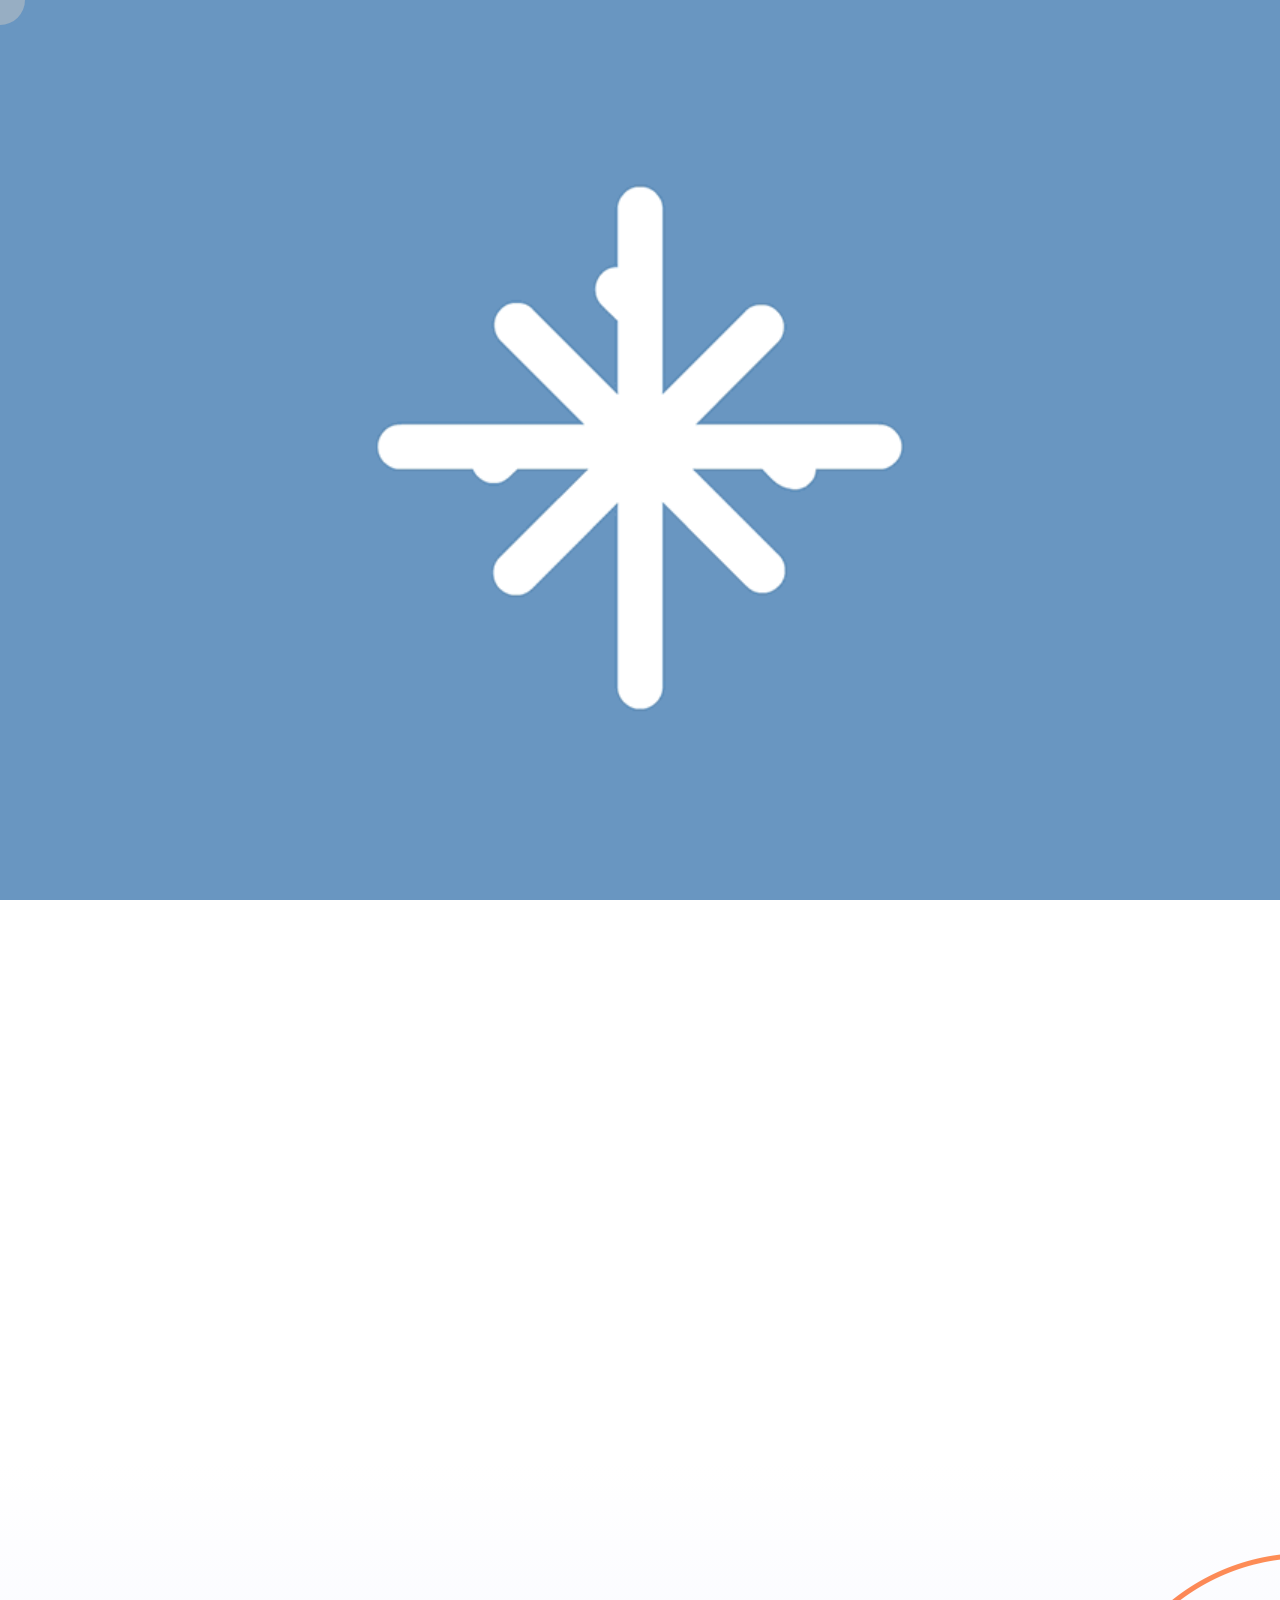
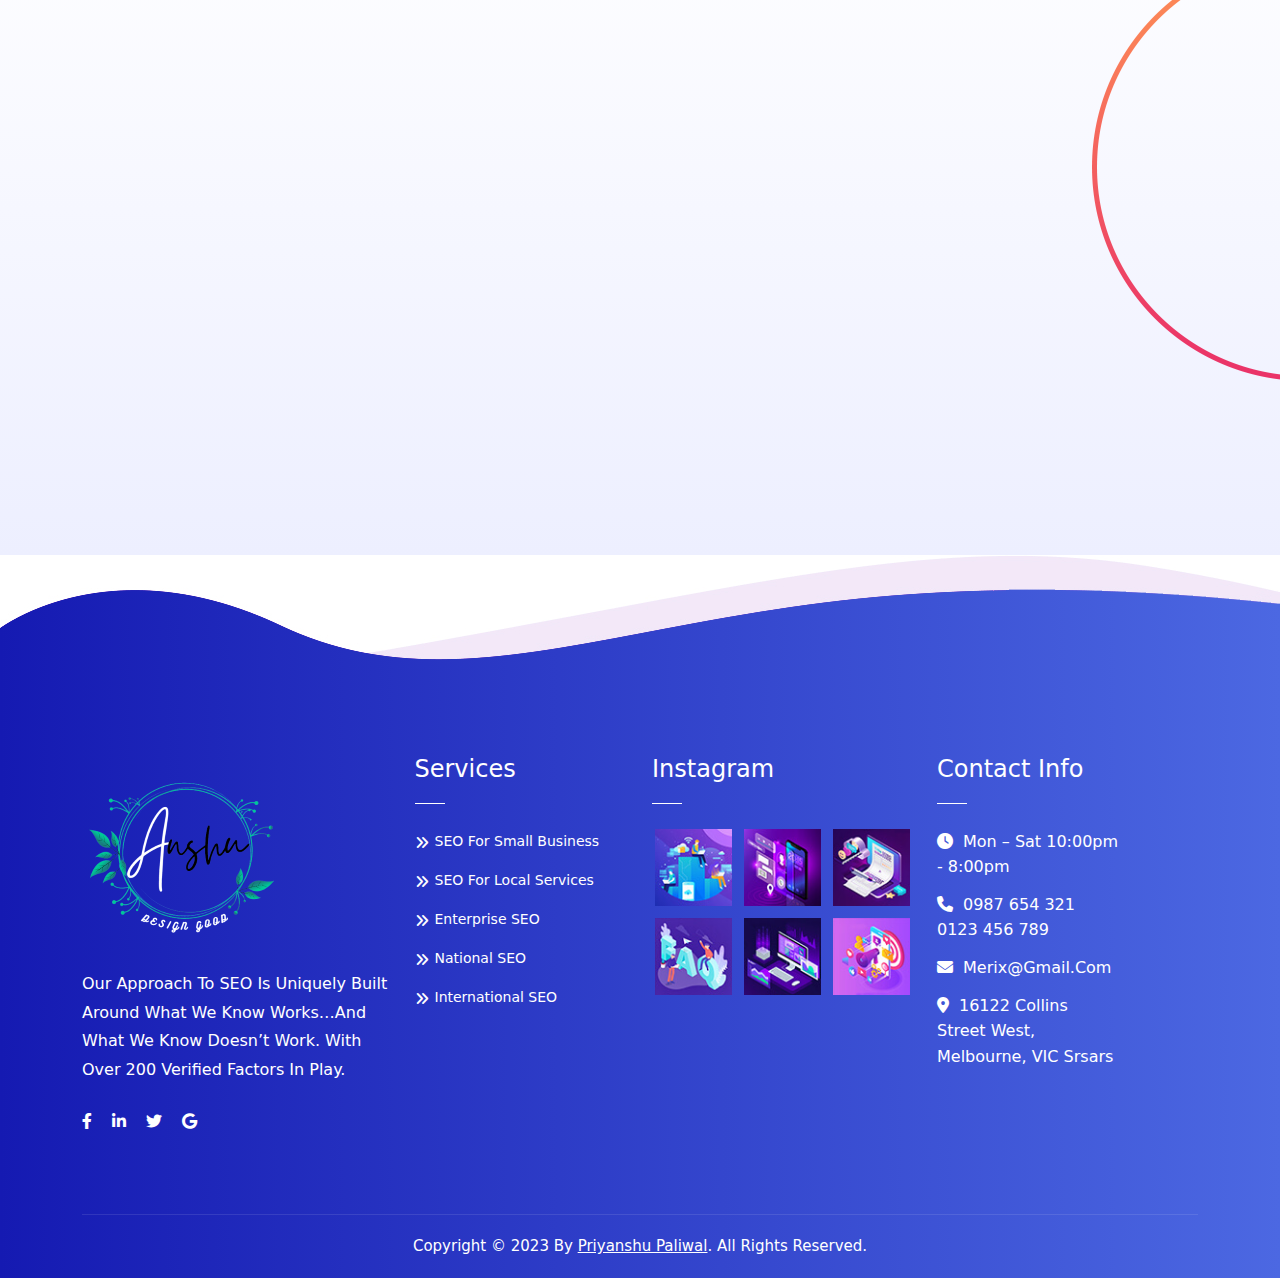
<file: about.html>
<!DOCTYPE html>
<html lang="en">

<head>
    <meta charset="UTF-8">
    <meta http-equiv="X-UA-Compatible" content="IE=edge">
    <meta name="viewport" content="width=device-width, initial-scale=1.0">
    <title>SEO Services</title>
    <link rel="icon" type="image/png" href="img/logo.png">
    <link rel="stylesheet" href="asset/css/bootstrap.min.css">
    <link rel="stylesheet" href="asset/css/aos.css">
    <link rel="stylesheet" href="asset/css/bootstrap-icons.css">
    <link rel="stylesheet" href="asset/font awesome/css/all.css">
    <link rel="stylesheet" href="asset/owlcarousel/owl.carousel.css">
    <link rel="stylesheet" href="asset/owlcarousel/owl.theme.default.css">
    <link rel="stylesheet" href="style.css">

</head>

<body>
    <!-- ===back to top=== -->
    <a id="button"></a>
    <!-- ===back to top=== -->



    <!-- ===pre loader=== -->
    <div class="loader_bg">
        <img src="img/e07f6af981d70eb773e6b7d7f1899936.gif">
    </div>
    <!-- ===pre loader=== -->



    <!-- ===cursor hover=== -->
    <div class="cursor"></div>
    <div class="cursor2"></div>
    <!-- ===cursor hover=== -->



    <!-- ===hero section start=== -->
    <div class="hero-slider" id="home">
        <div class="png-image-dot">
            <div class="container z-nav">
                <div class="row">
                    <nav class="navbar navbar-expand-lg " data-aos="fade-down">

                        <div class="container-fluid">
                            <a class="navbar-brand" href="#"><img src="img/logo.png"></a>
                            <button class="navbar-toggler" type="button" data-bs-toggle="collapse"
                                data-bs-target="#navbarSupportedContent" aria-controls="navbarSupportedContent"
                                aria-expanded="false" aria-label="Toggle navigation">
                                <span class="navbar-toggler-icon"></span>
                            </button>
                            <div class="collapse navbar-collapse colorr" id="navbarSupportedContent">
                                <ul class="navbar-nav me-auto mb-2 mb-lg-0 ">
                                    <li class="nav-item dropdown ">
                                        <a class="nav-link dropdown-toggle" href="" role="button"
                                            data-bs-toggle="dropdown" aria-expanded="false">
                                            home
                                        </a>
                                        <ul class="dropdown-menu">
                                            <li><a class="dropdown-item" href="index.html">homepage one</a></li>
                                            <li><a class="dropdown-item" href="index.html">homepage two</a></li>
                                            <li><a class="dropdown-item" href="index.html">homepage three</a></li>
                                        </ul>
                                    </li>
                                    <li class="nav-item">
                                        <a class="nav-link arrow-btnn  activee" href="about.html">about</a>
                                    </li>
                                    <li class="nav-item">
                                        <a class="nav-link arrow-btnn" href="services.html">services</a>
                                    </li>
                                    <li class="nav-item dropdown">
                                        <a class="nav-link arrow-btnn dropdown-toggle" href="#" role="button"
                                            data-bs-toggle="dropdown" aria-expanded="false">
                                            projects
                                        </a>
                                        <ul class="dropdown-menu">
                                            <li><a class="dropdown-item" href="#">projects</a></li>
                                            <li><a class="dropdown-item" href="#">projects left sidebar</a></li>
                                            <li><a class="dropdown-item" href="#">projects right sidebar</a></li>
                                            <li><a class="dropdown-item" href="#">projects details</a></li>
                                        </ul>
                                    </li>
                                    <li class="nav-item dropdown">
                                        <a class="nav-link arrow-btnn dropdown-toggle" href="#" role="button"
                                            data-bs-toggle="dropdown" aria-expanded="false">
                                            pages
                                        </a>
                                        <ul class="dropdown-menu">
                                            <li><a class="dropdown-item" href="404error.html">404 error page</a></li>
                                        </ul>
                                    </li>
                                    <li class="nav-item">
                                        <a class="nav-link arrow-btnn" href="shop.html">shop</a>
                                    </li>
                                    <li class="nav-item">
                                        <a class="nav-link arrow-btnn" href="blog.html">blog</a>
                                    </li>
                                    <li class="nav-item">
                                        <a class="nav-link arrow-btnn"
                                            href="https://www.linkedin.com/in/priyanshu-paliwal-017a6a262/">contact us</a>
                                    </li>
                                </ul>
                                <a href="https://www.googleadservices.com/pagead/aclk?sa=L&ai=DChcSEwjhhPee4oj9AhXYwUwCHUmTADwYABAAGgJ0bQ&ohost=www.google.com&cid=CAESa-D2oYuYLnxqEll88iqGphaOh3CbTnjDcbpCChao_42COS20yw-NG5jm_CSDzFT8KVWEoDKwKJv0gxFuPRfHwk-z_Jk57_RfS0YgaZ0AlJK6XcIWE_8jHRUszsgBl0VBLu8seJEND-PjeBt9&sig=AOD64_3PTV4DM3DDNVq5iqvi9hkPFb3rEQ&q&adurl&ved=2ahUKEwjewe6e4oj9AhW5-3MBHSWyBzsQ0Qx6BAgIEAE"
                                    class="btn btn-lg me-2">
                                    <span>Get A Quote</span>
                                </a>

                                <i class="search_icon fa fa-search"></i>
                                <div class="search_screen">
                                    <i class="close_icon fa fa-times"></i>
                                    <input type="text" name="" placeholder="search here" class="search_box">
                                </div>
                            </div>
                        </div>
                    </nav>
                </div>
            </div>
            <div class="container">
                <div class="row">
                    <div class=" my-slider owl-carousel owl-theme">
                        <div class="item">
                            <div class="row">
                                <div class="col-lg-5 col-md-6 col-sm-12 respo-cont" data-aos="zoom-in-up">
                                    <div class="content-home">
                                        <h3>what's your SEO score</h3>
                                        <h1>SEO services provide<br> for your agency</h1>
                                        <div class="buttons-home">
                                            <div class="button-three">
                                                <a href="#lets-start" class="btn btn-lg">
                                                    <span>let's start</span>
                                                </a>
                                            </div>
                                            <div class="button-two">
                                                <a href="https://www.linkedin.com/in/priyanshu-paliwal-017a6a262/"
                                                    class="btn btn-lg">
                                                    <span>contact us</span>
                                                </a>
                                            </div>
                                        </div>
                                    </div>
                                </div>
                                <div class="col-lg-7 col-md-6 col-sm-12 respo-img" data-aos="zoom-in-up">
                                    <div class="main-img">
                                        <div class="your-element" data-tilt>
                                            <div class="outer-img">
                                                <img src="img/content-image-2.png" alt="">
                                            </div>
                                            <div class="inner-images">
                                                <div class="inner-img-one">
                                                    <img src="img/content-image-3.png" alt="">
                                                </div>
                                                <div class="inner-img-two">
                                                    <img src="img/content-image-4.png" alt="">
                                                </div>
                                            </div>
                                        </div>
                                    </div>
                                </div>
                            </div>
                        </div>

                        <div class="item">
                            <div class="row">
                                <div class="col-lg-5 col-md-6 col-sm-12 respo-cont">
                                    <div class="content-home">
                                        <h3>what's your SEO score</h3>
                                        <h1>SEO services provide<br> for your agency</h1>
                                        <div class="buttons-home">
                                            <div class="button-three">
                                                <a href="#lets-start" class="btn btn-lg">
                                                    <span>let's start</span>
                                                </a>
                                            </div>
                                            <div class="button-two">
                                                <a href="https://www.linkedin.com/in/priyanshu-paliwal-017a6a262/"
                                                    class="btn btn-lg">
                                                    <span>contact us</span>
                                                </a>
                                            </div>
                                        </div>
                                    </div>
                                </div>
                                <div class="col-lg-7 col-md-6 col-sm-12 respo-img">
                                    <div class="main-img">
                                        <div class="your-element" data-tilt>
                                            <div class="outer-img">
                                                <img src="img/content-image-2.png" alt="">
                                            </div>
                                            <div class="inner-images">
                                                <div class="inner-img-one">
                                                    <img src="img/content-image-3.png" alt="">
                                                </div>
                                                <div class="inner-img-two">
                                                    <img src="img/content-image-4.png" alt="">
                                                </div>
                                            </div>
                                        </div>
                                    </div>
                                </div>
                            </div>
                        </div>

                        <div class="item">
                            <div class="row">
                                <div class="col-lg-5 col-md-6 col-sm-12 respo-cont">
                                    <div class="content-home">
                                        <h3>what's your SEO score</h3>
                                        <h1>SEO services provide<br> for your agency</h1>
                                        <div class="buttons-home">
                                            <div class="button-three">
                                                <a href="#lets-start" class="btn btn-lg">
                                                    <span>let's start</span>
                                                </a>
                                            </div>
                                            <div class="button-two">
                                                <a href="https://www.linkedin.com/in/priyanshu-paliwal-017a6a262/"
                                                    class="btn btn-lg">
                                                    <span>contact us</span>
                                                </a>
                                            </div>
                                        </div>
                                    </div>
                                </div>
                                <div class="col-lg-7 col-md-6 col-sm-12 respo-img">
                                    <div class="main-img">
                                        <div class="your-element" data-tilt>
                                            <div class="outer-img">
                                                <img src="img/content-image-2.png" alt="">
                                            </div>
                                            <div class="inner-images">
                                                <div class="inner-img-one">
                                                    <img src="img/content-image-3.png" alt="">
                                                </div>
                                                <div class="inner-img-two">
                                                    <img src="img/content-image-4.png" alt="">
                                                </div>
                                            </div>
                                        </div>
                                    </div>
                                </div>
                            </div>
                        </div>
                    </div>
                </div>
            </div>
        </div>
    </div>
    <!-- ===hero section end=== -->



    <!-- ===wave section start=== -->
    <div>
        <svg class="waves" xmlns="http://www.w3.org/2000/svg" xmlns:xlink="http://www.w3.org/1999/xlink"
            viewBox="0 24 150 28" preserveAspectRatio="none" shape-rendering="auto">
            <defs>
                <path id="gentle-wave" d="M-160 44c30 0 58-18 88-18s 58 18 88 18 58-18 88-18 58 18 88 18 v44h-352z" />
            </defs>
            <g class="parallax">
                <use xlink:href="#gentle-wave" x="48" y="0" fill="rgba(255,255,255,0.7" />
                <use xlink:href="#gentle-wave" x="48" y="3" fill="rgba(255,255,255,0.5)" />
                <use xlink:href="#gentle-wave" x="48" y="5" fill="rgba(255,255,255,0.3)" />
                <use xlink:href="#gentle-wave" x="48" y="7" fill="#fff" />
            </g>
        </svg>
    </div>
    <!-- ===wave section end=== -->



    <!-- ===services section start=== -->
    <section class="servicess padding-hundered" id="lets-start">
        <div class="container">
            <div class="row">
                <div class="col-lg-3 col-md-6 col-sm-12" data-aos="zoom-in">
                    <div class="serviceBoxone">
                        <div class="service-box-img"></div>
                        <div class="service-icon-one">
                            <span><i class="fa-solid fa-rocket"></i></span>
                        </div>
                        <h3 class="title">great results</h3>
                        <p class="description">We have seen great successes with everyone companies.</p>
                    </div>
                </div>
                <div class="col-lg-3 col-md-6 col-sm-12" data-aos="zoom-in">
                    <div class="serviceBoxone">
                        <div class="service-box-img"></div>
                        <div class="service-icon-one">
                            <span><i class="fa-solid fa-globe"></i></span>
                        </div>
                        <h3 class="title">Business Worth</h3>
                        <p class="description">We have seen great successes with everyone companies.</p>
                    </div>
                </div>
                <div class="col-lg-3 col-md-6 col-sm-12" data-aos="zoom-in">
                    <div class="serviceBoxone">
                        <div class="service-box-img"></div>
                        <div class="service-icon-one">
                            <span><i class="fa-solid fa-network-wired"></i></span>
                        </div>
                        <h3 class="title">keep your growth</h3>
                        <p class="description">We have seen great successes with everyone companies.</p>
                    </div>
                </div>
                <div class="col-lg-3 col-md-6 col-sm-12" data-aos="zoom-in">
                    <div class="serviceBoxone">
                        <div class="service-box-img"></div>
                        <div class="service-icon-one">
                            <span><i class="fa-solid fa-chart-simple"></i></span>
                        </div>
                        <h3 class="title">important ROI</h3>
                        <p class="description">We have seen great successes with everyone companies.</p>
                    </div>
                </div>
            </div>
        </div>
    </section>
    <!-- ===services section end=== -->



    <!-- ===about section start=== -->
    <section class="aboutt styling">
        <div class="circular-png-img" style="background-image: url(img/about-circle.png);"></div>
        <div class="container">
            <div class="row">
                <div class="col-lg-6 col-md-12 col-sm-12" data-aos="fade-up">
                    <div class="your-element" data-tilt>
                        <div class="aboutt-img">
                            <img src="img/about-1.png">
                        </div>
                    </div>
                </div>
                <div class="col-lg-6 col-md-12 col-sm-12" data-aos="fade-up">
                    <div class="aboutt-cont">
                        <div class="back-aboutt-img">
                            <h4>ABOUT US</h4>
                        </div>
                        <h1>Grow Business with SEO</h1>
                        <h3>Over 12 years Merix helping companies reach<br> their financial and branding goals.</h3>
                        <p>Over the years, we have worked with Fortune 500s and brand-new <br>startups. We help
                            ambitious
                            businesses like yours generate more<br> profits by building awareness, driving web traffic,
                            connecting with<br> customers, and growing overall sales. Give us a call.</p>
                        <div class="button-four">
                            <a href="https://www.googleadservices.com/pagead/aclk?sa=L&ai=DChcSEwjBstWm44j9AhVNDisKHVDjAxoYABAAGgJzZg&ohost=www.google.com&cid=CAESa-D2ofSo2ODhzdkhUriCgK3x8ouYsIfpAtdfS_cN1KLudl6AGbHCmc9o_QAahPi375IcDyvvy3vK4kDTKCoLgwwfHbWPIUcsCriMaJpDonKJJEB2p7RDfOCiFTpT7NdHa2EuleLqqP879dGT&sig=AOD64_3epar4RrwDvgzOxh6EyA6ZL7okpA&q&adurl&ved=2ahUKEwjd78ym44j9AhVj8TgGHdy1CCEQ0Qx6BAgEEAE"
                                class="btn btn-lg">
                                <span>LEARN MORE</span>
                            </a>
                        </div>
                    </div>
                </div>
            </div>
        </div>
    </section>
    <!-- ===about section end=== -->




    <!-- footer Section start-->
    <footer class="main-footer style-three">
        <div class="pattern-layer" style="background-image: url(img/pattern-3.png)"></div>
        <div class="container">
            <!--Widgets Section-->
            <div class="widgets-section">
                <div class="row">

                    <!-- Column -->
                    <div class="big-column col-lg-6 col-md-12 col-sm-12">
                        <div class="row">

                            <!-- Footer Column -->
                            <div class="footer-column col-lg-7 col-md-6 col-sm-12">
                                <div class="footer-widget logo-widget">
                                    <div class="logo">
                                        <a href="index.html"><img src="img/logo.png" alt="" /></a>
                                    </div>
                                    <div class="text">Our approach to SEO is uniquely built around what we know
                                        works…and what we know doesn’t work. With over 200 verified factors in play.
                                    </div>
                                    <!-- Social Box -->
                                    <ul class="social-box">
                                        <li><a href="#" class="fa-brands fa-facebook-f"></a></li>
                                        <li><a href="#" class="fa-brands fa-linkedin-in"></a></li>
                                        <li><a href="#" class="fa-brands fa-twitter"></i></a></li>
                                        <li><a href="#" class="fa-brands fa-google"></i></a></li>
                                    </ul>
                                </div>
                            </div>

                            <!-- Footer Column -->
                            <div class="footer-column col-lg-5 col-md-6 col-sm-12">
                                <div class="footer-widget links-widget">
                                    <h4>Services</h4>
                                    <ul class="list-link">
                                        <li><a href="">SEO for Small Business</a></li>
                                        <li><a href="">SEO for Local Services</a></li>
                                        <li><a href="">Enterprise SEO</a></li>
                                        <li><a href="">National SEO</a></li>
                                        <li><a href="">International SEO</a></li>
                                    </ul>
                                </div>
                            </div>

                        </div>
                    </div>

                    <!-- Column -->
                    <div class="big-column col-lg-6 col-md-12 col-sm-12">
                        <div class="row">

                            <!--Footer Column-->
                            <div class="footer-column col-lg-6 col-md-6 col-sm-12">
                                <div class="footer-widget gallery-widget">
                                    <h4>instagram</h4>
                                    <div class="widget-content">
                                        <div class="images-outer">
                                            <!--Image Box-->
                                            <figure class="image-box"><a href="img/footer-gallery-thumb-1.jpg"
                                                    class="lightbox-image" data-fancybox="footer-gallery"
                                                    title="Image Title Here" data-fancybox-group="footer-gallery"><img
                                                        src="img/footer-gallery-thumb-1.jpg" alt=""></a>
                                            </figure>
                                            <!--Image Box-->
                                            <figure class="image-box"><a href="img/footer-gallery-thumb-2.jpg"
                                                    class="lightbox-image" data-fancybox="footer-gallery"
                                                    title="Image Title Here" data-fancybox-group="footer-gallery"><img
                                                        src="img/footer-gallery-thumb-2.jpg" alt=""></a>
                                            </figure>
                                            <!--Image Box-->
                                            <figure class="image-box"><a href="img/footer-gallery-thumb-3.jpg"
                                                    class="lightbox-image" data-fancybox="footer-gallery"
                                                    title="Image Title Here" data-fancybox-group="footer-gallery"><img
                                                        src="img/footer-gallery-thumb-3.jpg" alt=""></a>
                                            </figure>
                                            <!--Image Box-->
                                            <figure class="image-box"><a href="img/footer-gallery-thumb-4.jpg"
                                                    class="lightbox-image" data-fancybox="footer-gallery"
                                                    title="Image Title Here" data-fancybox-group="footer-gallery"><img
                                                        src="img/footer-gallery-thumb-4.jpg" alt=""></a>
                                            </figure>
                                            <!--Image Box-->
                                            <figure class="image-box"><a href="img/footer-gallery-thumb-5.jpg"
                                                    class="lightbox-image" data-fancybox="footer-gallery"
                                                    title="Image Title Here" data-fancybox-group="footer-gallery"><img
                                                        src="img/footer-gallery-thumb-5.jpg" alt=""></a>
                                            </figure>
                                            <!--Image Box-->
                                            <figure class="image-box"><a href="img/footer-gallery-thumb-6.jpg"
                                                    class="lightbox-image" data-fancybox="footer-gallery"
                                                    title="Image Title Here" data-fancybox-group="footer-gallery"><img
                                                        src="img/footer-gallery-thumb-6.jpg" alt=""></a>
                                            </figure>
                                        </div>
                                    </div>
                                </div>
                            </div>

                            <!-- Footer Column -->
                            <div class="footer-column col-lg-5 col-md-6 col-sm-12">
                                <div class="footer-widget links-widget">
                                    <h4>Contact info</h4>
                                    <ul class="list-style-two">
                                        <li><span class="fa-solid fa-clock"></i></span>Mon – Sat 10:00pm - 8:00pm
                                        </li>
                                        <li><span class="fa-solid fa-phone"></i></span><a href="tel:+0987-654-321">0987
                                                654 321</a> <a href="tel:+0123-456-789">0123 456 789</a></li>
                                        <li><span class="fa-solid fa-envelope"></i></span><a
                                                href="mailto:Merix@gmail.com">Merix@gmail.com</a></li>
                                        <li><span class="fa-solid fa-location-dot"></i></span>16122 Collins Street West,
                                            Melbourne, VIC Srsars</li>
                                    </ul>
                                </div>
                            </div>

                        </div>
                    </div>

                </div>
            </div>

            <!-- Footer Bottom -->
            <div class="footer-bottom">
                <div class="copyright">Copyright © 2023 by <a
                    target="_blank" href="https://www.linkedin.com/in/priyanshu-paliwal-017a6a262/">Priyanshu Paliwal</a>. All Rights Reserved.</div>
            </div>

        </div>
    </footer>
    <!-- footer Section end-->



    <script src="asset/js/jquery.js"></script>
    <script src="asset/js/vanilla-tilt.min.js"></script>
    <script src="asset/js/bootstrap.bundle.min.js"></script>
    <script src="asset/owlcarousel/owl.carousel.min.js"></script>
    <script src="asset/js/animation.aos.js"></script>
    <script src="script.js"></script>



</body>

</html>
</file>
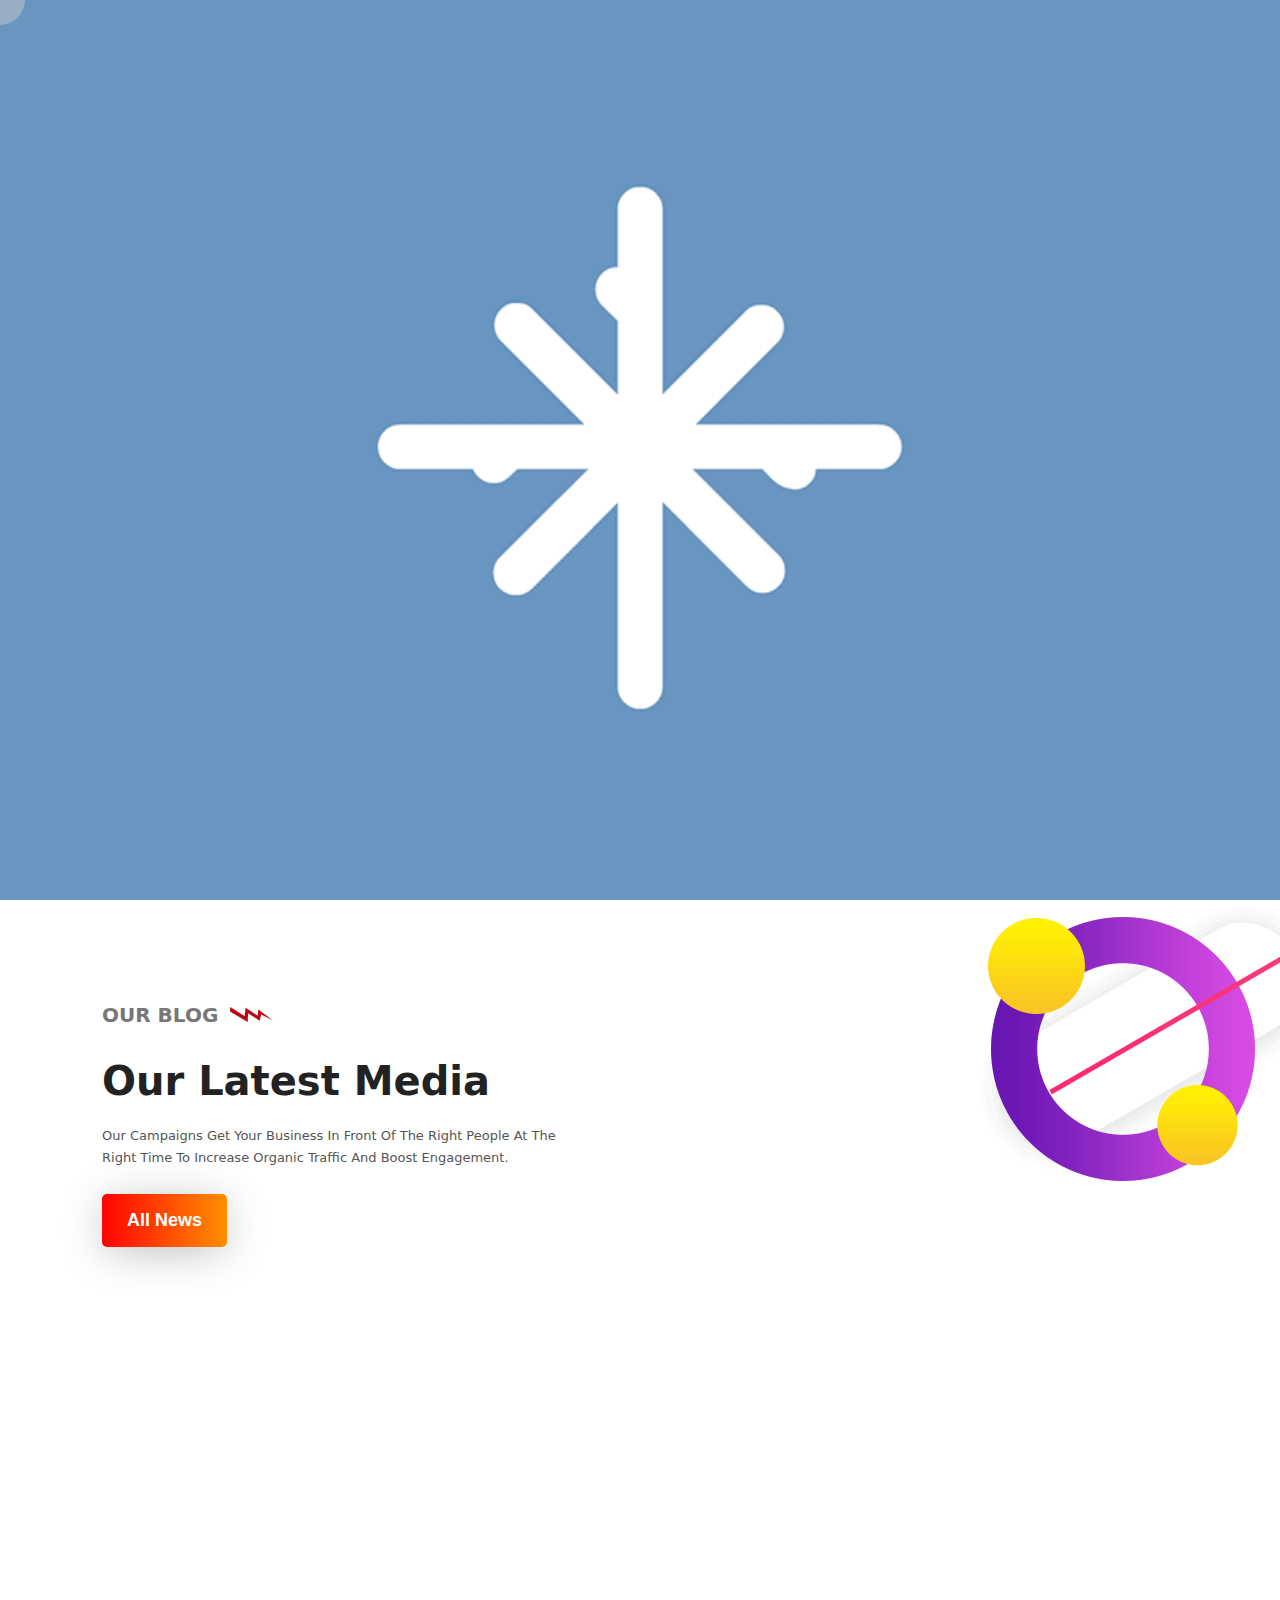
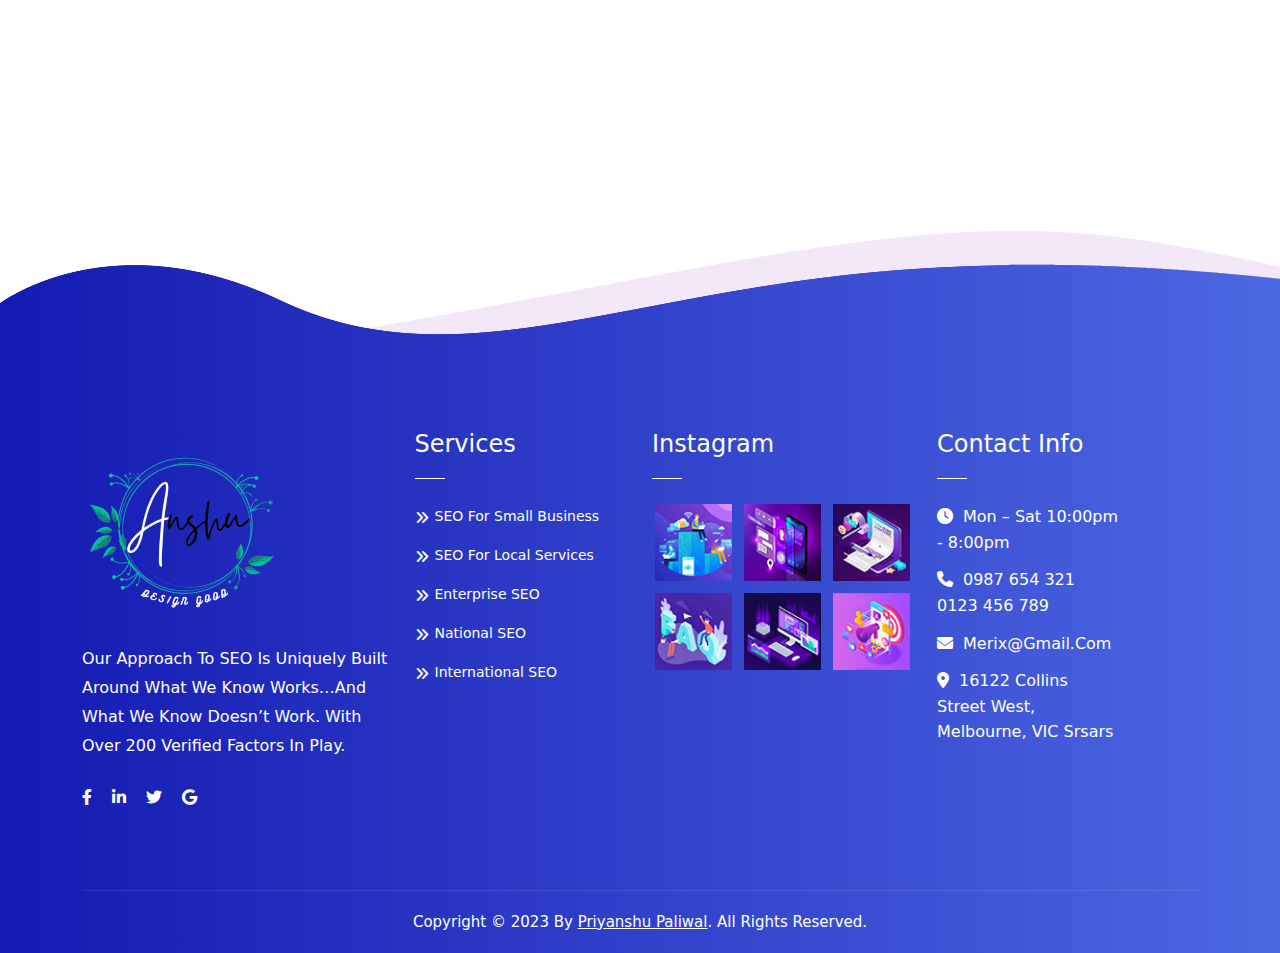
<file: blog.html>
<!DOCTYPE html>
<html lang="en">

<head>
    <meta charset="UTF-8">
    <meta http-equiv="X-UA-Compatible" content="IE=edge">
    <meta name="viewport" content="width=device-width, initial-scale=1.0">
    <title>SEO Services</title>
    <link rel="icon" type="image/png" href="img/logo.png">
    <link rel="stylesheet" href="asset/css/bootstrap.min.css">
    <link rel="stylesheet" href="asset/css/aos.css">
    <link rel="stylesheet" href="asset/css/bootstrap-icons.css">
    <link rel="stylesheet" href="asset/font awesome/css/all.css">
    <link rel="stylesheet" href="asset/owlcarousel/owl.carousel.css">
    <link rel="stylesheet" href="asset/owlcarousel/owl.theme.default.css">
    <link rel="stylesheet" href="style.css">

</head>

<body>
    <!-- ===back to top=== -->
    <a id="button"></a>
    <!-- ===back to top=== -->



    <!-- ===pre loader=== -->
    <div class="loader_bg">
        <img src="img/e07f6af981d70eb773e6b7d7f1899936.gif">
    </div>
    <!-- ===pre loader=== -->



    <!-- ===cursor hover=== -->
    <div class="cursor"></div>
    <div class="cursor2"></div>
    <!-- ===cursor hover=== -->



    <!-- ===hero section start=== -->
    <div class="hero-slider" id="home">
        <div class="png-image-dot">
            <div class="container z-nav">
                <div class="row">
                    <nav class="navbar navbar-expand-lg" data-aos="fade-down">

                        <div class="container-fluid">
                            <a class="navbar-brand" href="#"><img src="img/logo.png"></a>
                            <button class="navbar-toggler" type="button" data-bs-toggle="collapse"
                                data-bs-target="#navbarSupportedContent" aria-controls="navbarSupportedContent"
                                aria-expanded="false" aria-label="Toggle navigation">
                                <span class="navbar-toggler-icon"></span>
                            </button>
                            <div class="collapse navbar-collapse colorr" id="navbarSupportedContent">
                                <ul class="navbar-nav me-auto mb-2 mb-lg-0 ">
                                    <li class="nav-item dropdown ">
                                        <a class="nav-link dropdown-toggle " href="" role="button"
                                            data-bs-toggle="dropdown" aria-expanded="false">
                                            home
                                        </a>
                                        <ul class="dropdown-menu">
                                            <li><a class="dropdown-item" href="index.html">homepage one</a></li>
                                            <li><a class="dropdown-item" href="index.html">homepage two</a></li>
                                            <li><a class="dropdown-item" href="index.html">homepage three</a></li>
                                        </ul>
                                    </li>
                                    <li class="nav-item">
                                        <a class="nav-link arrow-btnn" href="about.html">about</a>
                                    </li>
                                    <li class="nav-item">
                                        <a class="nav-link arrow-btnn" href="services.html">services</a>
                                    </li>
                                    <li class="nav-item dropdown">
                                        <a class="nav-link arrow-btnn dropdown-toggle" href="#" role="button"
                                            data-bs-toggle="dropdown" aria-expanded="false">
                                            projects
                                        </a>
                                        <ul class="dropdown-menu">
                                            <li><a class="dropdown-item" href="#">projects</a></li>
                                            <li><a class="dropdown-item" href="#">projects left sidebar</a></li>
                                            <li><a class="dropdown-item" href="#">projects right sidebar</a></li>
                                            <li><a class="dropdown-item" href="#">projects details</a></li>
                                        </ul>
                                    </li>
                                    <li class="nav-item dropdown">
                                        <a class="nav-link arrow-btnn dropdown-toggle" href="#" role="button"
                                            data-bs-toggle="dropdown" aria-expanded="false">
                                            pages
                                        </a>
                                        <ul class="dropdown-menu">
                                            <li><a class="dropdown-item" href="404error.html">404 error page</a></li>
                                        </ul>
                                    </li>
                                    <li class="nav-item">
                                        <a class="nav-link arrow-btnn" href="shop.html">shop</a>
                                    </li>
                                    <li class="nav-item">
                                        <a class="nav-link arrow-btnn activee" href="blog.html">blog</a>
                                    </li>
                                    <li class="nav-item">
                                        <a class="nav-link arrow-btnn"
                                            href="https://www.linkedin.com/in/priyanshu-paliwal-017a6a262/">contact us</a>
                                    </li>
                                </ul>
                                <a href="https://www.googleadservices.com/pagead/aclk?sa=L&ai=DChcSEwjhhPee4oj9AhXYwUwCHUmTADwYABAAGgJ0bQ&ohost=www.google.com&cid=CAESa-D2oYuYLnxqEll88iqGphaOh3CbTnjDcbpCChao_42COS20yw-NG5jm_CSDzFT8KVWEoDKwKJv0gxFuPRfHwk-z_Jk57_RfS0YgaZ0AlJK6XcIWE_8jHRUszsgBl0VBLu8seJEND-PjeBt9&sig=AOD64_3PTV4DM3DDNVq5iqvi9hkPFb3rEQ&q&adurl&ved=2ahUKEwjewe6e4oj9AhW5-3MBHSWyBzsQ0Qx6BAgIEAE"
                                    class="btn btn-lg me-2">
                                    <span>Get A Quote</span>
                                </a>

                                <i class="search_icon fa fa-search"></i>
                                <div class="search_screen">
                                    <i class="close_icon fa fa-times"></i>
                                    <input type="text" name="" placeholder="search here" class="search_box">
                                </div>
                            </div>
                        </div>
                    </nav>
                </div>
            </div>
            <div class="container">
                <div class="row">
                    <div class=" my-slider owl-carousel owl-theme">
                        <div class="item">
                            <div class="row">
                                <div class="col-lg-5 col-md-6 col-sm-12 respo-cont" data-aos="zoom-in-up">
                                    <div class="content-home">
                                        <h3>what's your SEO score</h3>
                                        <h1>SEO services provide<br> for your agency</h1>
                                        <div class="buttons-home">
                                            <div class="button-three">
                                                <a href="#lets-start" class="btn btn-lg">
                                                    <span>let's start</span>
                                                </a>
                                            </div>
                                            <div class="button-two">
                                                <a href="https://www.linkedin.com/in/priyanshu-paliwal-017a6a262/"
                                                    class="btn btn-lg">
                                                    <span>contact us</span>
                                                </a>
                                            </div>
                                        </div>
                                    </div>
                                </div>
                                <div class="col-lg-7 col-md-6 col-sm-12 respo-img" data-aos="zoom-in-up">
                                    <div class="main-img">
                                        <div class="your-element" data-tilt>
                                            <div class="outer-img">
                                                <img src="img/content-image-2.png" alt="">
                                            </div>
                                            <div class="inner-images">
                                                <div class="inner-img-one">
                                                    <img src="img/content-image-3.png" alt="">
                                                </div>
                                                <div class="inner-img-two">
                                                    <img src="img/content-image-4.png" alt="">
                                                </div>
                                            </div>
                                        </div>
                                    </div>
                                </div>
                            </div>
                        </div>

                        <div class="item">
                            <div class="row">
                                <div class="col-lg-5 col-md-6 col-sm-12 respo-cont">
                                    <div class="content-home">
                                        <h3>what's your SEO score</h3>
                                        <h1>SEO services provide<br> for your agency</h1>
                                        <div class="buttons-home">
                                            <div class="button-three">
                                                <a href="#lets-start" class="btn btn-lg">
                                                    <span>let's start</span>
                                                </a>
                                            </div>
                                            <div class="button-two">
                                                <a href="https://www.linkedin.com/in/priyanshu-paliwal-017a6a262/"
                                                    class="btn btn-lg">
                                                    <span>contact us</span>
                                                </a>
                                            </div>
                                        </div>
                                    </div>
                                </div>
                                <div class="col-lg-7 col-md-6 col-sm-12 respo-img">
                                    <div class="main-img">
                                        <div class="your-element" data-tilt>
                                            <div class="outer-img">
                                                <img src="img/content-image-2.png" alt="">
                                            </div>
                                            <div class="inner-images">
                                                <div class="inner-img-one">
                                                    <img src="img/content-image-3.png" alt="">
                                                </div>
                                                <div class="inner-img-two">
                                                    <img src="img/content-image-4.png" alt="">
                                                </div>
                                            </div>
                                        </div>
                                    </div>
                                </div>
                            </div>
                        </div>

                        <div class="item">
                            <div class="row">
                                <div class="col-lg-5 col-md-6 col-sm-12 respo-cont">
                                    <div class="content-home">
                                        <h3>what's your SEO score</h3>
                                        <h1>SEO services provide<br> for your agency</h1>
                                        <div class="buttons-home">
                                            <div class="button-three">
                                                <a href="#lets-start" class="btn btn-lg">
                                                    <span>let's start</span>
                                                </a>
                                            </div>
                                            <div class="button-two">
                                                <a href="https://www.linkedin.com/in/priyanshu-paliwal-017a6a262/"
                                                    class="btn btn-lg">
                                                    <span>contact us</span>
                                                </a>
                                            </div>
                                        </div>
                                    </div>
                                </div>
                                <div class="col-lg-7 col-md-6 col-sm-12 respo-img">
                                    <div class="main-img">
                                        <div class="your-element" data-tilt>
                                            <div class="outer-img">
                                                <img src="img/content-image-2.png" alt="">
                                            </div>
                                            <div class="inner-images">
                                                <div class="inner-img-one">
                                                    <img src="img/content-image-3.png" alt="">
                                                </div>
                                                <div class="inner-img-two">
                                                    <img src="img/content-image-4.png" alt="">
                                                </div>
                                            </div>
                                        </div>
                                    </div>
                                </div>
                            </div>
                        </div>
                    </div>
                </div>
            </div>
        </div>
    </div>
    <!-- ===hero section end=== -->



    <!-- ===wave section start=== -->
    <div>
        <svg class="waves" xmlns="http://www.w3.org/2000/svg" xmlns:xlink="http://www.w3.org/1999/xlink"
            viewBox="0 24 150 28" preserveAspectRatio="none" shape-rendering="auto">
            <defs>
                <path id="gentle-wave" d="M-160 44c30 0 58-18 88-18s 58 18 88 18 58-18 88-18 58 18 88 18 v44h-352z" />
            </defs>
            <g class="parallax">
                <use xlink:href="#gentle-wave" x="48" y="0" fill="rgba(255,255,255,0.7" />
                <use xlink:href="#gentle-wave" x="48" y="3" fill="rgba(255,255,255,0.5)" />
                <use xlink:href="#gentle-wave" x="48" y="5" fill="rgba(255,255,255,0.3)" />
                <use xlink:href="#gentle-wave" x="48" y="7" fill="#fff" />
            </g>
        </svg>
    </div>
    <!-- ===wave section end=== -->



    <!-- blog Section start-->
    <section class="blogg padding-hundered styling">
        <div class="pattern-layer-four styling " style="background-image: url(img/cta-bg.png)"></div>
        <div id="blog-section">
            <div class="container">

                <div class="sec-title gap">
                    <div class="title">OUR BLOG</div>
                    <h2>Our Latest Media</h2>
                    <div class="text">Our campaigns get your business in front of the right people at the<br>
                        right time to increase organic traffic and boost engagement.</div>
                    <div class="button-five left">
                        <a href="https://www.hindustantimes.com/india-news" class="btn btn-lg">
                            <span>All News
                            </span>
                        </a>
                    </div>
                </div>

                <div class="row">

                    <div class=" col-md-4 col-sm-12 " data-aos="zoom-in">
                        <a class="blog-item third" href="#" title="Suspendisse potenti">
                            <div class="blog-item-img" style="background-image: url(img/news-3.jpg);">
                            </div>
                            <div class="blog-item-content">
                                <span class="blog-item-label">Blog</span>
                                <span class="blog-item-date">
                                    <span class="blog-item-date-day">09</span>
                                    <span class="blog-item-date-month">Aug</span>
                                </span>
                                <h3>Pablo Villalpando</h3>
                                <p>Google now disregards or overlooks all reciprocal links...</p>
                            </div>
                        </a>
                    </div>

                    <div class=" col-md-4 col-sm-12 " data-aos="zoom-in">
                        <a class="blog-item third" href="#" title="Suspendisse potenti">
                            <div class="blog-item-img" style="background-image: url(img/news-1.jpg);">
                            </div>
                            <div class="blog-item-content">
                                <span class="blog-item-label">Blog</span>
                                <span class="blog-item-date">
                                    <span class="blog-item-date-day">09</span>
                                    <span class="blog-item-date-month">Aug</span>
                                </span>
                                <h3>Pablo Villalpando</h3>
                                <p>Absolute Links vs. Relative Links – SEO Intrinsic Value...</p>
                            </div>
                        </a>
                    </div>

                    <div class=" col-md-4 col-sm-12 " data-aos="zoom-in">
                        <a class="blog-item third" href="#" title="Suspendisse potenti">
                            <div class="blog-item-img" style="background-image: url(img/news-1.jpg);">
                            </div>
                            <div class="blog-item-content">
                                <span class="blog-item-label">Blog</span>
                                <span class="blog-item-date">
                                    <span class="blog-item-date-day">09</span>
                                    <span class="blog-item-date-month">Aug</span>
                                </span>
                                <h3>Pablo Villalpando</h3>
                                <p>How to increase your ROI through scientific SEM?...</p>
                            </div>
                        </a>
                    </div>

                </div>
            </div>
        </div>
    </section>
    <!-- blog Section end-->



    <!-- footer Section start-->
    <footer class="main-footer style-three">
        <div class="pattern-layer" style="background-image: url(img/pattern-3.png)"></div>
        <div class="container">
            <!--Widgets Section-->
            <div class="widgets-section">
                <div class="row">

                    <!-- Column -->
                    <div class="big-column col-lg-6 col-md-12 col-sm-12">
                        <div class="row">

                            <!-- Footer Column -->
                            <div class="footer-column col-lg-7 col-md-6 col-sm-12">
                                <div class="footer-widget logo-widget">
                                    <div class="logo">
                                        <a href="index.html"><img src="img/logo.png" alt="" /></a>
                                    </div>
                                    <div class="text">Our approach to SEO is uniquely built around what we know
                                        works…and what we know doesn’t work. With over 200 verified factors in play.
                                    </div>
                                    <!-- Social Box -->
                                    <ul class="social-box">
                                        <li><a href="#" class="fa-brands fa-facebook-f"></a></li>
                                        <li><a href="#" class="fa-brands fa-linkedin-in"></a></li>
                                        <li><a href="#" class="fa-brands fa-twitter"></i></a></li>
                                        <li><a href="#" class="fa-brands fa-google"></i></a></li>
                                    </ul>
                                </div>
                            </div>

                            <!-- Footer Column -->
                            <div class="footer-column col-lg-5 col-md-6 col-sm-12">
                                <div class="footer-widget links-widget">
                                    <h4>Services</h4>
                                    <ul class="list-link">
                                        <li><a href="">SEO for Small Business</a></li>
                                        <li><a href="">SEO for Local Services</a></li>
                                        <li><a href="">Enterprise SEO</a></li>
                                        <li><a href="">National SEO</a></li>
                                        <li><a href="">International SEO</a></li>
                                    </ul>
                                </div>
                            </div>

                        </div>
                    </div>

                    <!-- Column -->
                    <div class="big-column col-lg-6 col-md-12 col-sm-12">
                        <div class="row">

                            <!--Footer Column-->
                            <div class="footer-column col-lg-6 col-md-6 col-sm-12">
                                <div class="footer-widget gallery-widget">
                                    <h4>instagram</h4>
                                    <div class="widget-content">
                                        <div class="images-outer">
                                            <!--Image Box-->
                                            <figure class="image-box"><a href="img/footer-gallery-thumb-1.jpg"
                                                    class="lightbox-image" data-fancybox="footer-gallery"
                                                    title="Image Title Here" data-fancybox-group="footer-gallery"><img
                                                        src="img/footer-gallery-thumb-1.jpg" alt=""></a>
                                            </figure>
                                            <!--Image Box-->
                                            <figure class="image-box"><a href="img/footer-gallery-thumb-2.jpg"
                                                    class="lightbox-image" data-fancybox="footer-gallery"
                                                    title="Image Title Here" data-fancybox-group="footer-gallery"><img
                                                        src="img/footer-gallery-thumb-2.jpg" alt=""></a>
                                            </figure>
                                            <!--Image Box-->
                                            <figure class="image-box"><a href="img/footer-gallery-thumb-3.jpg"
                                                    class="lightbox-image" data-fancybox="footer-gallery"
                                                    title="Image Title Here" data-fancybox-group="footer-gallery"><img
                                                        src="img/footer-gallery-thumb-3.jpg" alt=""></a>
                                            </figure>
                                            <!--Image Box-->
                                            <figure class="image-box"><a href="img/footer-gallery-thumb-4.jpg"
                                                    class="lightbox-image" data-fancybox="footer-gallery"
                                                    title="Image Title Here" data-fancybox-group="footer-gallery"><img
                                                        src="img/footer-gallery-thumb-4.jpg" alt=""></a>
                                            </figure>
                                            <!--Image Box-->
                                            <figure class="image-box"><a href="img/footer-gallery-thumb-5.jpg"
                                                    class="lightbox-image" data-fancybox="footer-gallery"
                                                    title="Image Title Here" data-fancybox-group="footer-gallery"><img
                                                        src="img/footer-gallery-thumb-5.jpg" alt=""></a>
                                            </figure>
                                            <!--Image Box-->
                                            <figure class="image-box"><a href="img/footer-gallery-thumb-6.jpg"
                                                    class="lightbox-image" data-fancybox="footer-gallery"
                                                    title="Image Title Here" data-fancybox-group="footer-gallery"><img
                                                        src="img/footer-gallery-thumb-6.jpg" alt=""></a>
                                            </figure>
                                        </div>
                                    </div>
                                </div>
                            </div>

                            <!-- Footer Column -->
                            <div class="footer-column col-lg-5 col-md-6 col-sm-12">
                                <div class="footer-widget links-widget">
                                    <h4>Contact info</h4>
                                    <ul class="list-style-two">
                                        <li><span class="fa-solid fa-clock"></i></span>Mon – Sat 10:00pm - 8:00pm
                                        </li>
                                        <li><span class="fa-solid fa-phone"></i></span><a href="tel:+0987-654-321">0987
                                                654 321</a> <a href="tel:+0123-456-789">0123 456 789</a></li>
                                        <li><span class="fa-solid fa-envelope"></i></span><a
                                                href="mailto:Merix@gmail.com">Merix@gmail.com</a></li>
                                        <li><span class="fa-solid fa-location-dot"></i></span>16122 Collins Street West,
                                            Melbourne, VIC Srsars</li>
                                    </ul>
                                </div>
                            </div>

                        </div>
                    </div>

                </div>
            </div>

            <!-- Footer Bottom -->
            <div class="footer-bottom">
                <div class="copyright">Copyright © 2023 by <a
                    target="_blank" href="https://www.linkedin.com/in/priyanshu-paliwal-017a6a262/">Priyanshu Paliwal</a>. All Rights Reserved.</div>
            </div>

        </div>
    </footer>
    <!-- footer Section end-->



    <script src="asset/js/jquery.js"></script>
    <script src="asset/js/vanilla-tilt.min.js"></script>
    <script src="asset/js/bootstrap.bundle.min.js"></script>
    <script src="asset/owlcarousel/owl.carousel.min.js"></script>
    <script src="asset/js/animation.aos.js"></script>
    <script src="script.js"></script>



</body>

</html>
</file>
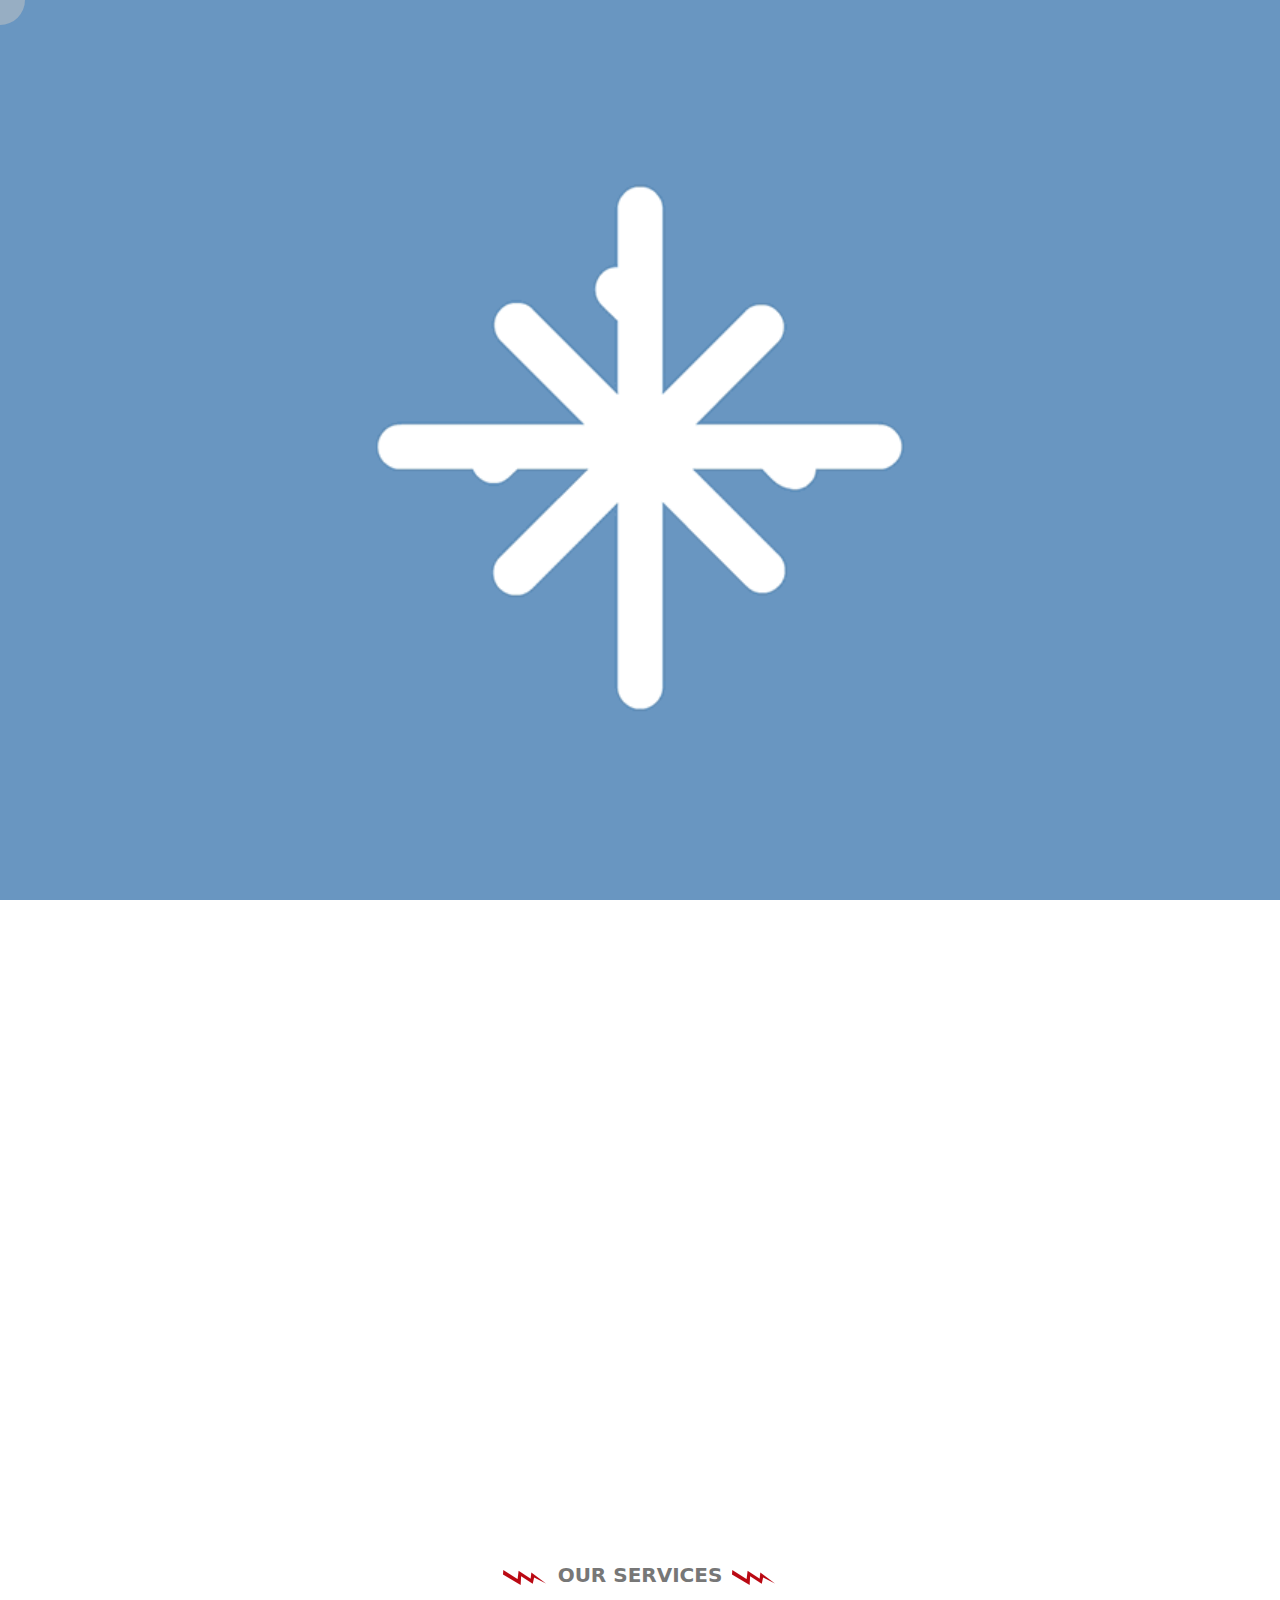
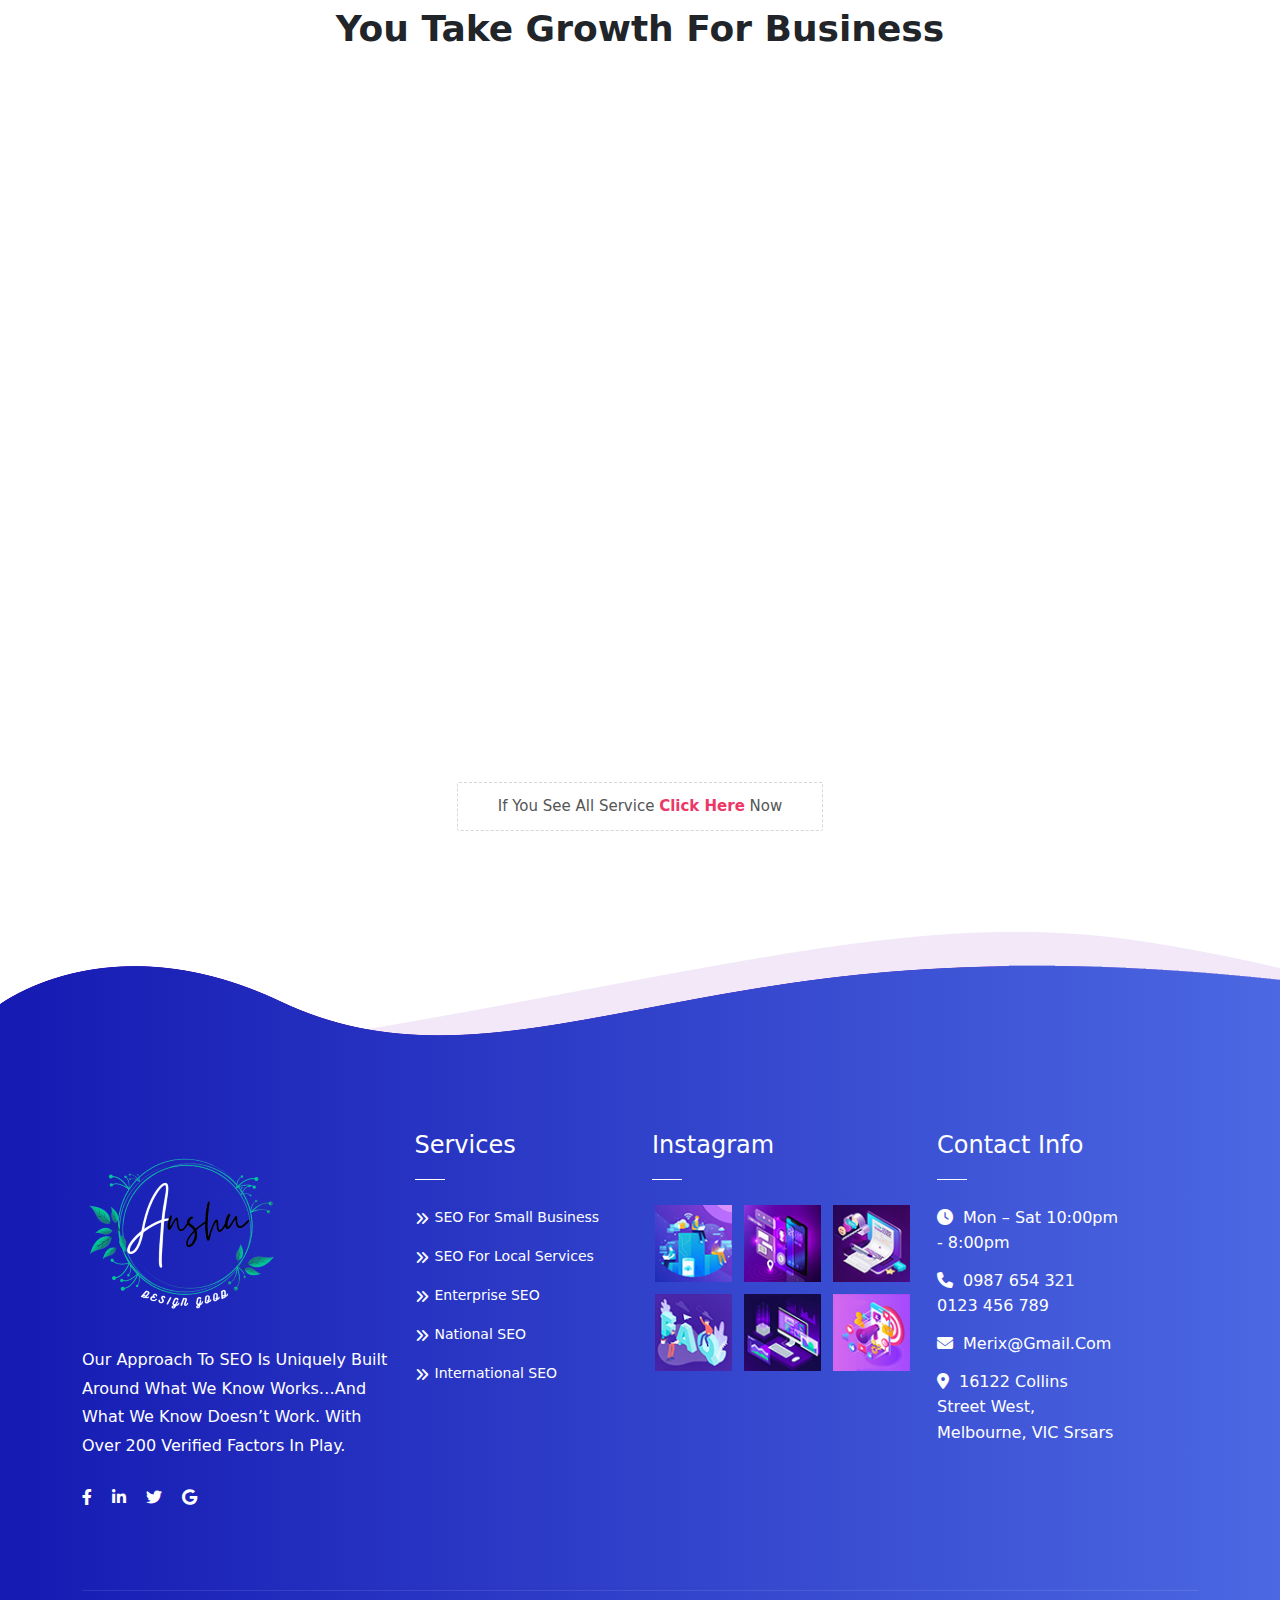
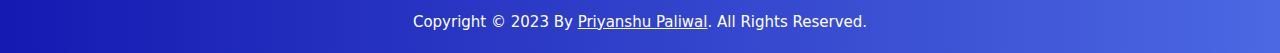
<file: services.html>
<!DOCTYPE html>
<html lang="en">

<head>
    <meta charset="UTF-8">
    <meta http-equiv="X-UA-Compatible" content="IE=edge">
    <meta name="viewport" content="width=device-width, initial-scale=1.0">
    <title>SEO Services</title>
    <link rel="icon" type="image/png" href="img/logo.png">
    <link rel="stylesheet" href="asset/css/bootstrap.min.css">
    <link rel="stylesheet" href="asset/css/aos.css">
    <link rel="stylesheet" href="asset/css/bootstrap-icons.css">
    <link rel="stylesheet" href="asset/font awesome/css/all.css">
    <link rel="stylesheet" href="asset/owlcarousel/owl.carousel.css">
    <link rel="stylesheet" href="asset/owlcarousel/owl.theme.default.css">
    <link rel="stylesheet" href="style.css">

</head>

<body>
    <!-- ===back to top=== -->
    <a id="button"></a>
    <!-- ===back to top=== -->



    <!-- ===pre loader=== -->
    <div class="loader_bg">
        <img src="img/e07f6af981d70eb773e6b7d7f1899936.gif">
    </div>
    <!-- ===pre loader=== -->



    <!-- ===cursor hover=== -->
    <div class="cursor"></div>
    <div class="cursor2"></div>
    <!-- ===cursor hover=== -->



    <!-- ===hero section start=== -->
    <div class="hero-slider" id="home">
        <div class="png-image-dot">
            <div class="container z-nav">
                <div class="row">
                    <nav class="navbar navbar-expand-lg" data-aos="fade-down">

                        <div class="container-fluid">
                            <a class="navbar-brand" href="#"><img src="img/logo.png"></a>
                            <button class="navbar-toggler" type="button" data-bs-toggle="collapse"
                                data-bs-target="#navbarSupportedContent" aria-controls="navbarSupportedContent"
                                aria-expanded="false" aria-label="Toggle navigation">
                                <span class="navbar-toggler-icon"></span>
                            </button>
                            <div class="collapse navbar-collapse colorr" id="navbarSupportedContent">
                                <ul class="navbar-nav me-auto mb-2 mb-lg-0 ">
                                    <li class="nav-item dropdown ">
                                        <a class="nav-link dropdown-toggle" href="" role="button"
                                            data-bs-toggle="dropdown" aria-expanded="false">
                                            home
                                        </a>
                                        <ul class="dropdown-menu">
                                            <li><a class="dropdown-item" href="index.html">homepage one</a></li>
                                            <li><a class="dropdown-item" href="index.html">homepage two</a></li>
                                            <li><a class="dropdown-item" href="index.html">homepage three</a></li>
                                        </ul>
                                    </li>
                                    <li class="nav-item">
                                        <a class="nav-link arrow-btnn" href="about.html">about</a>
                                    </li>
                                    <li class="nav-item">
                                        <a class="nav-link arrow-btnn  activee" href="services.html">services</a>
                                    </li>
                                    <li class="nav-item dropdown">
                                        <a class="nav-link arrow-btnn dropdown-toggle" href="#" role="button"
                                            data-bs-toggle="dropdown" aria-expanded="false">
                                            projects
                                        </a>
                                        <ul class="dropdown-menu">
                                            <li><a class="dropdown-item" href="#">projects</a></li>
                                            <li><a class="dropdown-item" href="#">projects left sidebar</a></li>
                                            <li><a class="dropdown-item" href="#">projects right sidebar</a></li>
                                            <li><a class="dropdown-item" href="#">projects details</a></li>
                                        </ul>
                                    </li>
                                    <li class="nav-item dropdown">
                                        <a class="nav-link arrow-btnn dropdown-toggle" href="#" role="button"
                                            data-bs-toggle="dropdown" aria-expanded="false">
                                            pages
                                        </a>
                                        <ul class="dropdown-menu">
                                            <li><a class="dropdown-item" href="404error.html">404 error page</a></li>
                                        </ul>
                                    </li>
                                    <li class="nav-item">
                                        <a class="nav-link arrow-btnn" href="shop.html">shop</a>
                                    </li>
                                    <li class="nav-item">
                                        <a class="nav-link arrow-btnn" href="blog.html">blog</a>
                                    </li>
                                    <li class="nav-item">
                                        <a class="nav-link arrow-btnn"
                                            href="https://www.linkedin.com/in/priyanshu-paliwal-017a6a262/">contact us</a>
                                    </li>
                                </ul>
                                <a href="https://www.googleadservices.com/pagead/aclk?sa=L&ai=DChcSEwjhhPee4oj9AhXYwUwCHUmTADwYABAAGgJ0bQ&ohost=www.google.com&cid=CAESa-D2oYuYLnxqEll88iqGphaOh3CbTnjDcbpCChao_42COS20yw-NG5jm_CSDzFT8KVWEoDKwKJv0gxFuPRfHwk-z_Jk57_RfS0YgaZ0AlJK6XcIWE_8jHRUszsgBl0VBLu8seJEND-PjeBt9&sig=AOD64_3PTV4DM3DDNVq5iqvi9hkPFb3rEQ&q&adurl&ved=2ahUKEwjewe6e4oj9AhW5-3MBHSWyBzsQ0Qx6BAgIEAE"
                                    class="btn btn-lg me-2">
                                    <span>Get A Quote</span>
                                </a>

                                <i class="search_icon fa fa-search"></i>
                                <div class="search_screen">
                                    <i class="close_icon fa fa-times"></i>
                                    <input type="text" name="" placeholder="search here" class="search_box">
                                </div>
                            </div>
                        </div>
                    </nav>
                </div>
            </div>
            <div class="container">
                <div class="row">
                    <div class=" my-slider owl-carousel owl-theme">
                        <div class="item">
                            <div class="row">
                                <div class="col-lg-5 col-md-6 col-sm-12 respo-cont" data-aos="zoom-in-up">
                                    <div class="content-home">
                                        <h3>what's your SEO score</h3>
                                        <h1>SEO services provide<br> for your agency</h1>
                                        <div class="buttons-home">
                                            <div class="button-three">
                                                <a href="#lets-start" class="btn btn-lg">
                                                    <span>let's start</span>
                                                </a>
                                            </div>
                                            <div class="button-two">
                                                <a href="https://www.linkedin.com/in/priyanshu-paliwal-017a6a262/" class="btn btn-lg">
                                                    <span>contact us</span>
                                                </a>
                                            </div>
                                        </div>
                                    </div>
                                </div>
                                <div class="col-lg-7 col-md-6 col-sm-12 respo-img" data-aos="zoom-in-up">
                                    <div class="main-img">
                                        <div class="your-element" data-tilt>
                                            <div class="outer-img">
                                                <img src="img/content-image-2.png" alt="">
                                            </div>
                                            <div class="inner-images">
                                                <div class="inner-img-one">
                                                    <img src="img/content-image-3.png" alt="">
                                                </div>
                                                <div class="inner-img-two">
                                                    <img src="img/content-image-4.png" alt="">
                                                </div>
                                            </div>
                                        </div>
                                    </div>
                                </div>
                            </div>
                        </div>

                        <div class="item">
                            <div class="row">
                                <div class="col-lg-5 col-md-6 col-sm-12 respo-cont">
                                    <div class="content-home">
                                        <h3>what's your SEO score</h3>
                                        <h1>SEO services provide<br> for your agency</h1>
                                        <div class="buttons-home">
                                            <div class="button-three">
                                                <a href="#lets-start" class="btn btn-lg">
                                                    <span>let's start</span>
                                                </a>
                                            </div>
                                            <div class="button-two">
                                                <a href="https://www.linkedin.com/in/priyanshu-paliwal-017a6a262/" class="btn btn-lg">
                                                    <span>contact us</span>
                                                </a>
                                            </div>
                                        </div>
                                    </div>
                                </div>
                                <div class="col-lg-7 col-md-6 col-sm-12 respo-img">
                                    <div class="main-img">
                                        <div class="your-element" data-tilt>
                                            <div class="outer-img">
                                                <img src="img/content-image-2.png" alt="">
                                            </div>
                                            <div class="inner-images">
                                                <div class="inner-img-one">
                                                    <img src="img/content-image-3.png" alt="">
                                                </div>
                                                <div class="inner-img-two">
                                                    <img src="img/content-image-4.png" alt="">
                                                </div>
                                            </div>
                                        </div>
                                    </div>
                                </div>
                            </div>
                        </div>

                        <div class="item">
                            <div class="row">
                                <div class="col-lg-5 col-md-6 col-sm-12 respo-cont">
                                    <div class="content-home">
                                        <h3>what's your SEO score</h3>
                                        <h1>SEO services provide<br> for your agency</h1>
                                        <div class="buttons-home">
                                            <div class="button-three">
                                                <a href="#lets-start" class="btn btn-lg">
                                                    <span>let's start</span>
                                                </a>
                                            </div>
                                            <div class="button-two">
                                                <a href="https://www.linkedin.com/in/priyanshu-paliwal-017a6a262/" class="btn btn-lg">
                                                    <span>contact us</span>
                                                </a>
                                            </div>
                                        </div>
                                    </div>
                                </div>
                                <div class="col-lg-7 col-md-6 col-sm-12 respo-img">
                                    <div class="main-img">
                                        <div class="your-element" data-tilt>
                                            <div class="outer-img">
                                                <img src="img/content-image-2.png" alt="">
                                            </div>
                                            <div class="inner-images">
                                                <div class="inner-img-one">
                                                    <img src="img/content-image-3.png" alt="">
                                                </div>
                                                <div class="inner-img-two">
                                                    <img src="img/content-image-4.png" alt="">
                                                </div>
                                            </div>
                                        </div>
                                    </div>
                                </div>
                            </div>
                        </div>
                    </div>
                </div>
            </div>
        </div>
    </div>
    <!-- ===hero section end=== -->



    <!-- ===wave section start=== -->
    <div>
        <svg class="waves" xmlns="http://www.w3.org/2000/svg" xmlns:xlink="http://www.w3.org/1999/xlink"
            viewBox="0 24 150 28" preserveAspectRatio="none" shape-rendering="auto">
            <defs>
                <path id="gentle-wave" d="M-160 44c30 0 58-18 88-18s 58 18 88 18 58-18 88-18 58 18 88 18 v44h-352z" />
            </defs>
            <g class="parallax">
                <use xlink:href="#gentle-wave" x="48" y="0" fill="rgba(255,255,255,0.7" />
                <use xlink:href="#gentle-wave" x="48" y="3" fill="rgba(255,255,255,0.5)" />
                <use xlink:href="#gentle-wave" x="48" y="5" fill="rgba(255,255,255,0.3)" />
                <use xlink:href="#gentle-wave" x="48" y="7" fill="#fff" />
            </g>
        </svg>
    </div>
    <!-- ===wave section end=== -->



    <!-- ===services section start=== -->
    <section class="servicess padding-hundered" id="lets-start">
        <div class="container">
            <div class="row">
                <div class="col-lg-3 col-md-6 col-sm-12" data-aos="zoom-in">
                    <div class="serviceBoxone">
                        <div class="service-box-img"></div>
                        <div class="service-icon-one">
                            <span><i class="fa-solid fa-rocket"></i></span>
                        </div>
                        <h3 class="title">great results</h3>
                        <p class="description">We have seen great successes with everyone companies.</p>
                    </div>
                </div>
                <div class="col-lg-3 col-md-6 col-sm-12" data-aos="zoom-in">
                    <div class="serviceBoxone">
                        <div class="service-box-img"></div>
                        <div class="service-icon-one">
                            <span><i class="fa-solid fa-globe"></i></span>
                        </div>
                        <h3 class="title">Business Worth</h3>
                        <p class="description">We have seen great successes with everyone companies.</p>
                    </div>
                </div>
                <div class="col-lg-3 col-md-6 col-sm-12" data-aos="zoom-in">
                    <div class="serviceBoxone">
                        <div class="service-box-img"></div>
                        <div class="service-icon-one">
                            <span><i class="fa-solid fa-network-wired"></i></span>
                        </div>
                        <h3 class="title">keep your growth</h3>
                        <p class="description">We have seen great successes with everyone companies.</p>
                    </div>
                </div>
                <div class="col-lg-3 col-md-6 col-sm-12" data-aos="zoom-in">
                    <div class="serviceBoxone">
                        <div class="service-box-img"></div>
                        <div class="service-icon-one">
                            <span><i class="fa-solid fa-chart-simple"></i></span>
                        </div>
                        <h3 class="title">important ROI</h3>
                        <p class="description">We have seen great successes with everyone companies.</p>
                    </div>
                </div>
            </div>
        </div>
    </section>
    <!-- ===services section end=== -->

    <!-- ===services section two start=== -->
    <section class="services-twoo padding-hundered">
        <div class="services-heading">
            <div class="back-service-img">
                <h4>OUR SERVICES</h4>
            </div>
            <p>You Take Growth For Business</p>
        </div>
        <div class="container">
            <div class="row">
                <div class="col-md-4 col-sm-6" data-aos="zoom-in">
                    <div class="serviceBox">
                        <div class="service-png-img-one" style="background-image: url(img/icon-1.png);"></div>
                        <div class="service-png-img-two" style="background-image: url(img/icon-2.png);"></div>
                        <div class="service-png-img-three" style="background-image: url(img/icon-19.png);"></div>
                        <div class="service-png-img-four" style="background-image: url(img/icon-4.png);"></div>
                        <div class="service-icon">
                            <span><i class="fa-solid fa-chart-pie"></i></span>
                        </div>
                        <h3 class="title">content marketing</h3>
                        <p class="description">You can provide the answers that your <br>potential customers are trying
                            to find, so<br> you can become the industry.</p>
                    </div>
                </div>
                <div class="col-md-4 col-sm-6" data-aos="zoom-in">
                    <div class="serviceBox">
                        <div class="service-png-img-one" style="background-image: url(img/icon-1.png);"></div>
                        <div class="service-png-img-two" style="background-image: url(img/icon-2.png);"></div>
                        <div class="service-png-img-three" style="background-image: url(img/icon-19.png);"></div>
                        <div class="service-png-img-four" style="background-image: url(img/icon-4.png);"></div>
                        <div class="service-icon">
                            <span><i class="fa-solid fa-chart-line"></i></span>
                        </div>
                        <h3 class="title">Social Marketing</h3>
                        <p class="description">Create and manage top-performing social<br> campaigns and start
                            developing a<br> dedicated customer fan base.</p>
                    </div>
                </div>
                <div class="col-md-4 col-sm-6" data-aos="zoom-in">
                    <div class="serviceBox">
                        <div class="service-png-img-one" style="background-image: url(img/icon-1.png);"></div>
                        <div class="service-png-img-two" style="background-image: url(img/icon-2.png);"></div>
                        <div class="service-png-img-three" style="background-image: url(img/icon-19.png);"></div>
                        <div class="service-png-img-four" style="background-image: url(img/icon-4.png);"></div>
                        <div class="service-icon">
                            <span><i class="fa-solid fa-chart-bar"></i></span>
                        </div>
                        <h3 class="title">App Development</h3>
                        <p class="description">Create, publish, and promote engaging<br> content to generate more
                            traffic and build a<br>dedicated community.</p>
                    </div>
                </div>
                <div class="col-md-4 col-sm-6" data-aos="zoom-in">
                    <div class="serviceBox">
                        <div class="service-png-img-one" style="background-image: url(img/icon-1.png);"></div>
                        <div class="service-png-img-two" style="background-image: url(img/icon-2.png);"></div>
                        <div class="service-png-img-three" style="background-image: url(img/icon-19.png);"></div>
                        <div class="service-png-img-four" style="background-image: url(img/icon-4.png);"></div>
                        <div class="service-icon">
                            <span><i class="fa-solid fa-magnifying-glass"></i></span>
                        </div>
                        <h3 class="title">SEO Optimization</h3>
                        <p class="description">Get more website traffic, more customers,<br> and more online visibility
                            with powerful<br> SEO services.</p>
                    </div>
                </div>
                <div class="col-md-4 col-sm-6" data-aos="zoom-in">
                    <div class="serviceBox">
                        <div class="service-png-img-one" style="background-image: url(img/icon-1.png);"></div>
                        <div class="service-png-img-two" style="background-image: url(img/icon-2.png);"></div>
                        <div class="service-png-img-three" style="background-image: url(img/icon-19.png);"></div>
                        <div class="service-png-img-four" style="background-image: url(img/icon-4.png);"></div>
                        <div class="service-icon">
                            <span><i class="fa-solid fa-gear"></i></span>
                        </div>
                        <h3 class="title">
                            Web Development</h3>
                        <p class="description">Your website has to impress your visitors<br> within just a few seconds.
                            If it runs slow, if it<br> feels outdated.</p>
                    </div>
                </div>
                <div class="col-md-4 col-sm-6" data-aos="zoom-in">
                    <div class="serviceBox">
                        <div class="service-png-img-one" style="background-image: url(img/icon-1.png);"></div>
                        <div class="service-png-img-two" style="background-image: url(img/icon-2.png);"></div>
                        <div class="service-png-img-three" style="background-image: url(img/icon-19.png);"></div>
                        <div class="service-png-img-four" style="background-image: url(img/icon-4.png);"></div>
                        <div class="service-icon">
                            <span><i class="fa-solid fa-database"></i></span>
                        </div>
                        <h3 class="title">PPC Advertising</h3>
                        <p class="description">You can provide the answers that your<br> potential customers are trying
                            to find, so<br> you can become the industry.</p>
                    </div>
                </div>
            </div>
            <div class="lower-box">
                <div class="text">
                    if you see all service <a href="#price">click here</a> now
                </div>
            </div>
        </div>
    </section>
    <!-- ===services section two end=== -->



    <!-- footer Section start-->
    <footer class="main-footer style-three">
        <div class="pattern-layer" style="background-image: url(img/pattern-3.png)"></div>
        <div class="container">
            <!--Widgets Section-->
            <div class="widgets-section">
                <div class="row">

                    <!-- Column -->
                    <div class="big-column col-lg-6 col-md-12 col-sm-12">
                        <div class="row">

                            <!-- Footer Column -->
                            <div class="footer-column col-lg-7 col-md-6 col-sm-12">
                                <div class="footer-widget logo-widget">
                                    <div class="logo">
                                        <a href="index.html"><img src="img/logo.png" alt="" /></a>
                                    </div>
                                    <div class="text">Our approach to SEO is uniquely built around what we know
                                        works…and what we know doesn’t work. With over 200 verified factors in play.
                                    </div>
                                    <!-- Social Box -->
                                    <ul class="social-box">
                                        <li><a href="#" class="fa-brands fa-facebook-f"></a></li>
                                        <li><a href="#" class="fa-brands fa-linkedin-in"></a></li>
                                        <li><a href="#" class="fa-brands fa-twitter"></i></a></li>
                                        <li><a href="#" class="fa-brands fa-google"></i></a></li>
                                    </ul>
                                </div>
                            </div>

                            <!-- Footer Column -->
                            <div class="footer-column col-lg-5 col-md-6 col-sm-12">
                                <div class="footer-widget links-widget">
                                    <h4>Services</h4>
                                    <ul class="list-link">
                                        <li><a href="">SEO for Small Business</a></li>
                                        <li><a href="">SEO for Local Services</a></li>
                                        <li><a href="">Enterprise SEO</a></li>
                                        <li><a href="">National SEO</a></li>
                                        <li><a href="">International SEO</a></li>
                                    </ul>
                                </div>
                            </div>

                        </div>
                    </div>

                    <!-- Column -->
                    <div class="big-column col-lg-6 col-md-12 col-sm-12">
                        <div class="row">

                            <!--Footer Column-->
                            <div class="footer-column col-lg-6 col-md-6 col-sm-12">
                                <div class="footer-widget gallery-widget">
                                    <h4>instagram</h4>
                                    <div class="widget-content">
                                        <div class="images-outer">
                                            <!--Image Box-->
                                            <figure class="image-box"><a href="img/footer-gallery-thumb-1.jpg"
                                                    class="lightbox-image" data-fancybox="footer-gallery"
                                                    title="Image Title Here" data-fancybox-group="footer-gallery"><img
                                                        src="img/footer-gallery-thumb-1.jpg" alt=""></a>
                                            </figure>
                                            <!--Image Box-->
                                            <figure class="image-box"><a href="img/footer-gallery-thumb-2.jpg"
                                                    class="lightbox-image" data-fancybox="footer-gallery"
                                                    title="Image Title Here" data-fancybox-group="footer-gallery"><img
                                                        src="img/footer-gallery-thumb-2.jpg" alt=""></a>
                                            </figure>
                                            <!--Image Box-->
                                            <figure class="image-box"><a href="img/footer-gallery-thumb-3.jpg"
                                                    class="lightbox-image" data-fancybox="footer-gallery"
                                                    title="Image Title Here" data-fancybox-group="footer-gallery"><img
                                                        src="img/footer-gallery-thumb-3.jpg" alt=""></a>
                                            </figure>
                                            <!--Image Box-->
                                            <figure class="image-box"><a href="img/footer-gallery-thumb-4.jpg"
                                                    class="lightbox-image" data-fancybox="footer-gallery"
                                                    title="Image Title Here" data-fancybox-group="footer-gallery"><img
                                                        src="img/footer-gallery-thumb-4.jpg" alt=""></a>
                                            </figure>
                                            <!--Image Box-->
                                            <figure class="image-box"><a href="img/footer-gallery-thumb-5.jpg"
                                                    class="lightbox-image" data-fancybox="footer-gallery"
                                                    title="Image Title Here" data-fancybox-group="footer-gallery"><img
                                                        src="img/footer-gallery-thumb-5.jpg" alt=""></a>
                                            </figure>
                                            <!--Image Box-->
                                            <figure class="image-box"><a href="img/footer-gallery-thumb-6.jpg"
                                                    class="lightbox-image" data-fancybox="footer-gallery"
                                                    title="Image Title Here" data-fancybox-group="footer-gallery"><img
                                                        src="img/footer-gallery-thumb-6.jpg" alt=""></a>
                                            </figure>
                                        </div>
                                    </div>
                                </div>
                            </div>

                            <!-- Footer Column -->
                            <div class="footer-column col-lg-5 col-md-6 col-sm-12">
                                <div class="footer-widget links-widget">
                                    <h4>Contact info</h4>
                                    <ul class="list-style-two">
                                        <li><span class="fa-solid fa-clock"></i></span>Mon – Sat 10:00pm - 8:00pm
                                        </li>
                                        <li><span class="fa-solid fa-phone"></i></span><a href="tel:+0987-654-321">0987
                                                654 321</a> <a href="tel:+0123-456-789">0123 456 789</a></li>
                                        <li><span class="fa-solid fa-envelope"></i></span><a
                                                href="mailto:Merix@gmail.com">Merix@gmail.com</a></li>
                                        <li><span class="fa-solid fa-location-dot"></i></span>16122 Collins Street West,
                                            Melbourne, VIC Srsars</li>
                                    </ul>
                                </div>
                            </div>

                        </div>
                    </div>

                </div>
            </div>

            <!-- Footer Bottom -->
            <div class="footer-bottom">
                <div class="copyright">Copyright © 2023 by <a
                    target="_blank" href="https://www.linkedin.com/in/priyanshu-paliwal-017a6a262/">Priyanshu Paliwal</a>. All Rights Reserved.</div>
            </div>

        </div>
    </footer>
    <!-- footer Section end-->



    <script src="asset/js/jquery.js"></script>
    <script src="asset/js/vanilla-tilt.min.js"></script>
    <script src="asset/js/bootstrap.bundle.min.js"></script>
    <script src="asset/owlcarousel/owl.carousel.min.js"></script>
    <script src="asset/js/animation.aos.js"></script>
    <script src="script.js"></script>



</body>

</html>
</file>
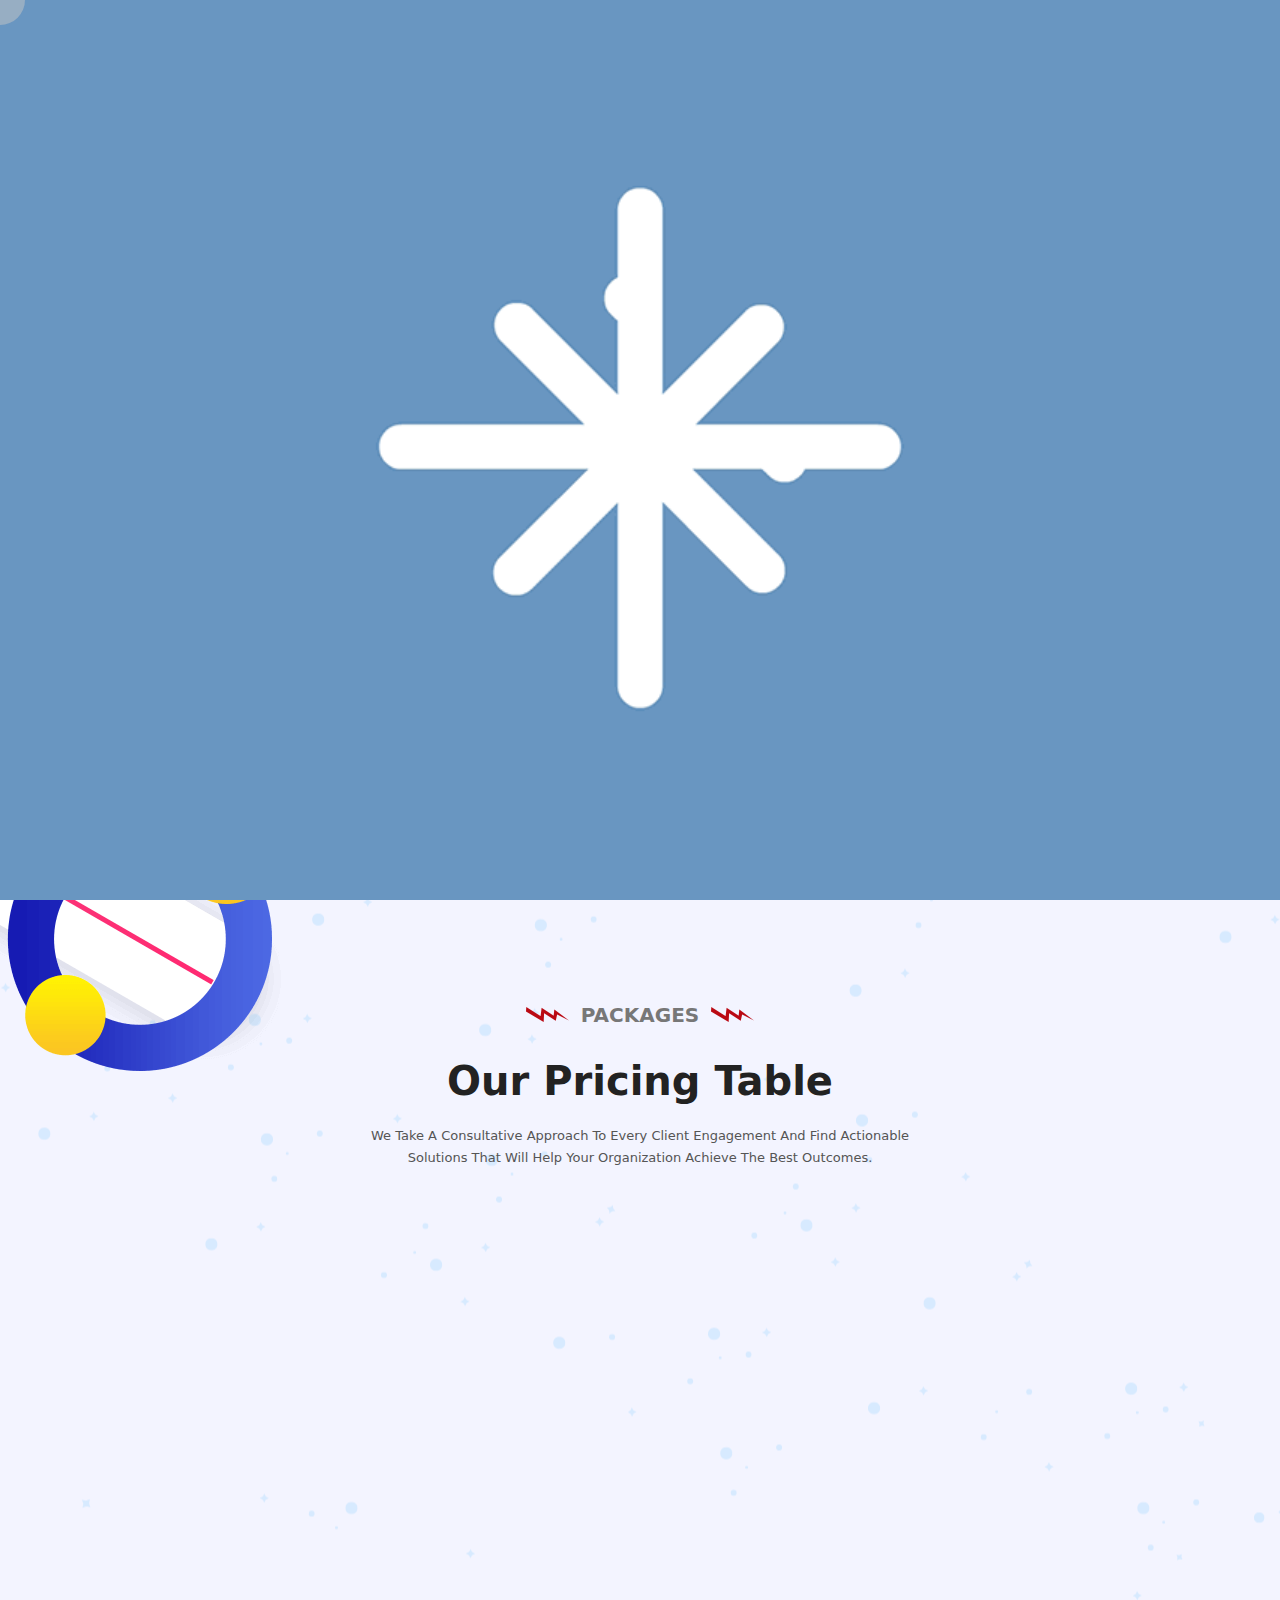
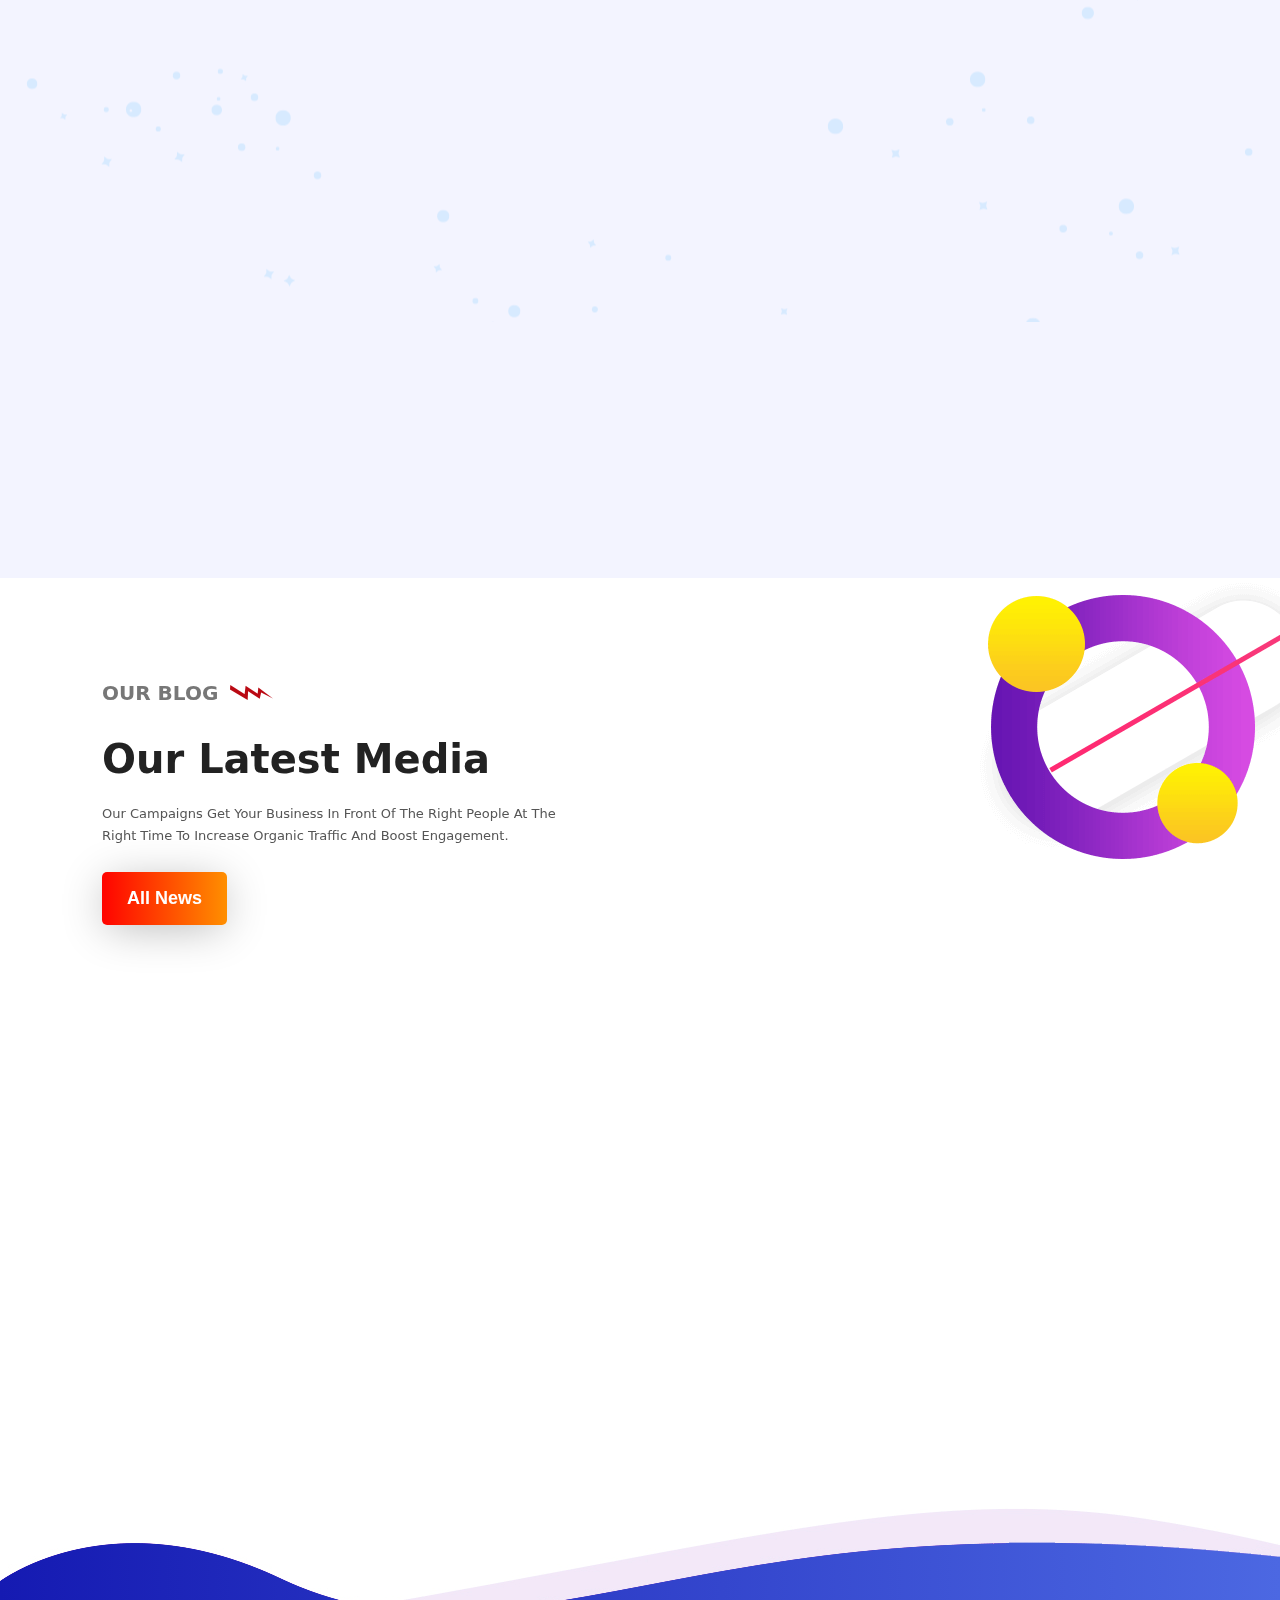
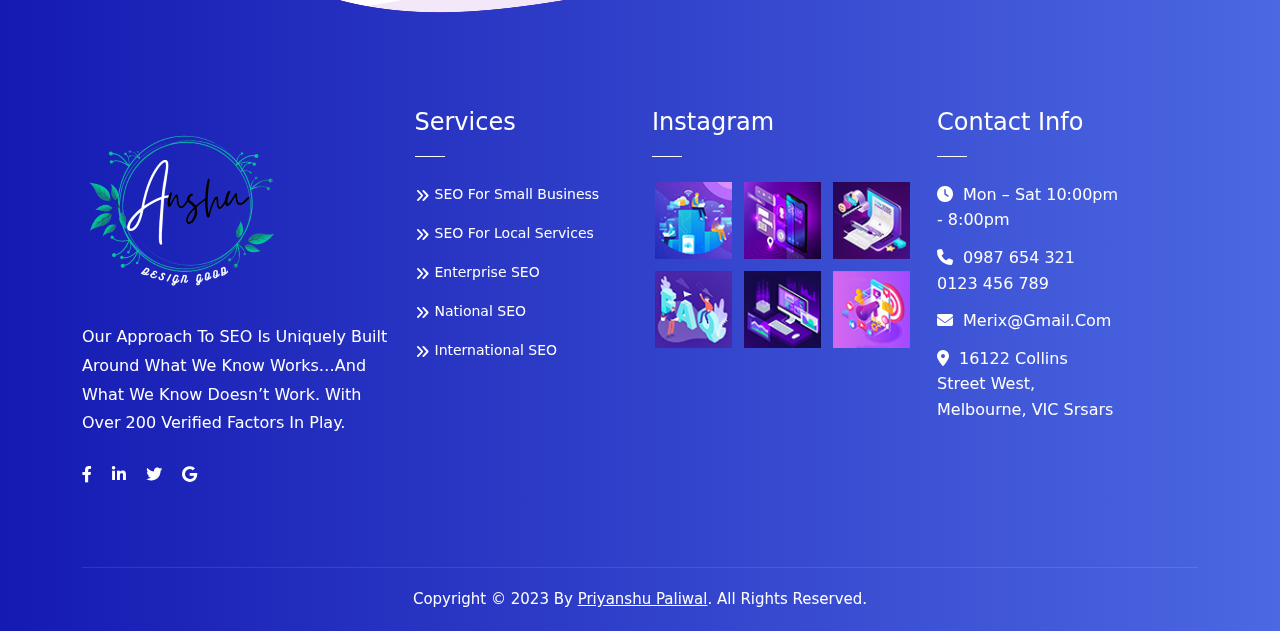
<file: shop.html>
<!DOCTYPE html>
<html lang="en">

<head>
    <meta charset="UTF-8">
    <meta http-equiv="X-UA-Compatible" content="IE=edge">
    <meta name="viewport" content="width=device-width, initial-scale=1.0">
    <title>SEO Services</title>
    <link rel="icon" type="image/png" href="img/logo.png">
    <link rel="stylesheet" href="asset/css/bootstrap.min.css">
    <link rel="stylesheet" href="asset/css/aos.css">
    <link rel="stylesheet" href="asset/css/bootstrap-icons.css">
    <link rel="stylesheet" href="asset/font awesome/css/all.css">
    <link rel="stylesheet" href="asset/owlcarousel/owl.carousel.css">
    <link rel="stylesheet" href="asset/owlcarousel/owl.theme.default.css">
    <link rel="stylesheet" href="style.css">

</head>

<body>
    <!-- ===back to top=== -->
    <a id="button"></a>
    <!-- ===back to top=== -->



    <!-- ===pre loader=== -->
    <div class="loader_bg">
        <img src="img/e07f6af981d70eb773e6b7d7f1899936.gif">
    </div>
    <!-- ===pre loader=== -->



    <!-- ===cursor hover=== -->
    <div class="cursor"></div>
    <div class="cursor2"></div>
    <!-- ===cursor hover=== -->



    <!-- ===hero section start=== -->
    <div class="hero-slider" id="home">
        <div class="png-image-dot">
            <div class="container z-nav">
                <div class="row">
                    <nav class="navbar navbar-expand-lg" data-aos="fade-down">

                        <div class="container-fluid">
                            <a class="navbar-brand" href="#"><img src="img/logo.png"></a>
                            <button class="navbar-toggler" type="button" data-bs-toggle="collapse"
                                data-bs-target="#navbarSupportedContent" aria-controls="navbarSupportedContent"
                                aria-expanded="false" aria-label="Toggle navigation">
                                <span class="navbar-toggler-icon"></span>
                            </button>
                            <div class="collapse navbar-collapse colorr" id="navbarSupportedContent">
                                <ul class="navbar-nav me-auto mb-2 mb-lg-0 ">
                                    <li class="nav-item dropdown ">
                                        <a class="nav-link dropdown-toggle " href="" role="button"
                                            data-bs-toggle="dropdown" aria-expanded="false">
                                            home
                                        </a>
                                        <ul class="dropdown-menu">
                                            <li><a class="dropdown-item" href="index.html">homepage one</a></li>
                                            <li><a class="dropdown-item" href="index.html">homepage two</a></li>
                                            <li><a class="dropdown-item" href="index.html">homepage three</a></li>
                                        </ul>
                                    </li>
                                    <li class="nav-item">
                                        <a class="nav-link arrow-btnn" href="about.html">about</a>
                                    </li>
                                    <li class="nav-item">
                                        <a class="nav-link arrow-btnn" href="services.html">services</a>
                                    </li>
                                    <li class="nav-item dropdown">
                                        <a class="nav-link arrow-btnn dropdown-toggle" href="#" role="button"
                                            data-bs-toggle="dropdown" aria-expanded="false">
                                            projects
                                        </a>
                                        <ul class="dropdown-menu">
                                            <li><a class="dropdown-item" href="#">projects</a></li>
                                            <li><a class="dropdown-item" href="#">projects left sidebar</a></li>
                                            <li><a class="dropdown-item" href="#">projects right sidebar</a></li>
                                            <li><a class="dropdown-item" href="#">projects details</a></li>
                                        </ul>
                                    </li>
                                    <li class="nav-item dropdown">
                                        <a class="nav-link arrow-btnn dropdown-toggle" href="#" role="button"
                                            data-bs-toggle="dropdown" aria-expanded="false">
                                            pages
                                        </a>
                                        <ul class="dropdown-menu">
                                            <li><a class="dropdown-item" href="404error.html">404 error page</a></li>
                                        </ul>
                                    </li>
                                    <li class="nav-item">
                                        <a class="nav-link arrow-btnn activee" href="shop.html">shop</a>
                                    </li>
                                    <li class="nav-item">
                                        <a class="nav-link arrow-btnn" href="blog.html">blog</a>
                                    </li>
                                    <li class="nav-item">
                                        <a class="nav-link arrow-btnn"
                                            href="https://www.linkedin.com/in/priyanshu-paliwal-017a6a262/">contact us</a>
                                    </li>
                                </ul>
                                <a href="https://www.googleadservices.com/pagead/aclk?sa=L&ai=DChcSEwjhhPee4oj9AhXYwUwCHUmTADwYABAAGgJ0bQ&ohost=www.google.com&cid=CAESa-D2oYuYLnxqEll88iqGphaOh3CbTnjDcbpCChao_42COS20yw-NG5jm_CSDzFT8KVWEoDKwKJv0gxFuPRfHwk-z_Jk57_RfS0YgaZ0AlJK6XcIWE_8jHRUszsgBl0VBLu8seJEND-PjeBt9&sig=AOD64_3PTV4DM3DDNVq5iqvi9hkPFb3rEQ&q&adurl&ved=2ahUKEwjewe6e4oj9AhW5-3MBHSWyBzsQ0Qx6BAgIEAE"
                                    class="btn btn-lg me-2">
                                    <span>Get A Quote</span>
                                </a>

                                <i class="search_icon fa fa-search"></i>
                                <div class="search_screen">
                                    <i class="close_icon fa fa-times"></i>
                                    <input type="text" name="" placeholder="search here" class="search_box">
                                </div>
                            </div>
                        </div>
                    </nav>
                </div>
            </div>
            <div class="container">
                <div class="row">
                    <div class=" my-slider owl-carousel owl-theme">
                        <div class="item">
                            <div class="row">
                                <div class="col-lg-5 col-md-6 col-sm-12 respo-cont" data-aos="zoom-in-up">
                                    <div class="content-home">
                                        <h3>what's your SEO score</h3>
                                        <h1>SEO services provide<br> for your agency</h1>
                                        <div class="buttons-home">
                                            <div class="button-three">
                                                <a href="#lets-start" class="btn btn-lg">
                                                    <span>let's start</span>
                                                </a>
                                            </div>
                                            <div class="button-two">
                                                <a href="https://www.linkedin.com/in/priyanshu-paliwal-017a6a262/" class="btn btn-lg">
                                                    <span>contact us</span>
                                                </a>
                                            </div>
                                        </div>
                                    </div>
                                </div>
                                <div class="col-lg-7 col-md-6 col-sm-12 respo-img" data-aos="zoom-in-up">
                                    <div class="main-img">
                                        <div class="your-element" data-tilt>
                                            <div class="outer-img">
                                                <img src="img/content-image-2.png" alt="">
                                            </div>
                                            <div class="inner-images">
                                                <div class="inner-img-one">
                                                    <img src="img/content-image-3.png" alt="">
                                                </div>
                                                <div class="inner-img-two">
                                                    <img src="img/content-image-4.png" alt="">
                                                </div>
                                            </div>
                                        </div>
                                    </div>
                                </div>
                            </div>
                        </div>

                        <div class="item">
                            <div class="row">
                                <div class="col-lg-5 col-md-6 col-sm-12 respo-cont">
                                    <div class="content-home">
                                        <h3>what's your SEO score</h3>
                                        <h1>SEO services provide<br> for your agency</h1>
                                        <div class="buttons-home">
                                            <div class="button-three">
                                                <a href="#lets-start" class="btn btn-lg">
                                                    <span>let's start</span>
                                                </a>
                                            </div>
                                            <div class="button-two">
                                                <a href="https://www.linkedin.com/in/priyanshu-paliwal-017a6a262/" class="btn btn-lg">
                                                    <span>contact us</span>
                                                </a>
                                            </div>
                                        </div>
                                    </div>
                                </div>
                                <div class="col-lg-7 col-md-6 col-sm-12 respo-img">
                                    <div class="main-img">
                                        <div class="your-element" data-tilt>
                                            <div class="outer-img">
                                                <img src="img/content-image-2.png" alt="">
                                            </div>
                                            <div class="inner-images">
                                                <div class="inner-img-one">
                                                    <img src="img/content-image-3.png" alt="">
                                                </div>
                                                <div class="inner-img-two">
                                                    <img src="img/content-image-4.png" alt="">
                                                </div>
                                            </div>
                                        </div>
                                    </div>
                                </div>
                            </div>
                        </div>

                        <div class="item">
                            <div class="row">
                                <div class="col-lg-5 col-md-6 col-sm-12 respo-cont">
                                    <div class="content-home">
                                        <h3>what's your SEO score</h3>
                                        <h1>SEO services provide<br> for your agency</h1>
                                        <div class="buttons-home">
                                            <div class="button-three">
                                                <a href="#lets-start" class="btn btn-lg">
                                                    <span>let's start</span>
                                                </a>
                                            </div>
                                            <div class="button-two">
                                                <a href="https://www.linkedin.com/in/priyanshu-paliwal-017a6a262/" class="btn btn-lg">
                                                    <span>contact us</span>
                                                </a>
                                            </div>
                                        </div>
                                    </div>
                                </div>
                                <div class="col-lg-7 col-md-6 col-sm-12 respo-img">
                                    <div class="main-img">
                                        <div class="your-element" data-tilt>
                                            <div class="outer-img">
                                                <img src="img/content-image-2.png" alt="">
                                            </div>
                                            <div class="inner-images">
                                                <div class="inner-img-one">
                                                    <img src="img/content-image-3.png" alt="">
                                                </div>
                                                <div class="inner-img-two">
                                                    <img src="img/content-image-4.png" alt="">
                                                </div>
                                            </div>
                                        </div>
                                    </div>
                                </div>
                            </div>
                        </div>
                    </div>
                </div>
            </div>
        </div>
    </div>
    <!-- ===hero section end=== -->



    <!-- ===wave section start=== -->
    <div>
        <svg class="waves" xmlns="http://www.w3.org/2000/svg" xmlns:xlink="http://www.w3.org/1999/xlink"
            viewBox="0 24 150 28" preserveAspectRatio="none" shape-rendering="auto">
            <defs>
                <path id="gentle-wave" d="M-160 44c30 0 58-18 88-18s 58 18 88 18 58-18 88-18 58 18 88 18 v44h-352z" />
            </defs>
            <g class="parallax">
                <use xlink:href="#gentle-wave" x="48" y="0" fill="rgba(255,255,255,0.7" />
                <use xlink:href="#gentle-wave" x="48" y="3" fill="rgba(255,255,255,0.5)" />
                <use xlink:href="#gentle-wave" x="48" y="5" fill="rgba(255,255,255,0.3)" />
                <use xlink:href="#gentle-wave" x="48" y="7" fill="#fff" />
            </g>
        </svg>
    </div>
    <!-- ===wave section end=== -->



    <!-- ===pricing section start=== -->
    <section class="pricing-sec padding-hundered" id="price">
        <div class="pattern-layer" style="background-image: url(img/pattern-1.png)"></div>
        <div class="pattern-layer-two" style="background-image: url(img/pattern-20.png)"></div>
        <div class="sec-title centered">
            <div class="title">PACKAGES</div>
            <h2>Our Pricing Table</h2>
            <div class="text">We take a consultative approach to every client engagement and find actionable<br>
                solutions that will help your organization achieve the best outcomes.</div>
        </div>

        <div id="generic_price_table">
            <div class="container">
                <div class="row">

                    <div class="col-md-4" data-aos="fade-up">
                        <div class="generic_content">
                            <div class="generic_head_price clearfix">
                                <div class="generic_head_content clearfix">
                                    <div class="head_bg"></div>
                                    <div class="head">
                                        <span>Standard</span>
                                    </div>
                                </div>
                                <div class="generic_price_tag clearfix">
                                    <span class="price">
                                        <span class="sign">$</span>
                                        <span class="currency">69.99</span>
                                    </span>
                                </div>
                            </div>
                            <div class="generic_feature_list">
                                <ul>
                                    <li>Social Media Marketing</li>
                                    <li><span>5.600 </span> Keywords</li>
                                    <li>One Way Link Building</li>
                                    <li><span>10</span> Free Optimization</li>
                                    <li><span>10</span> Press Releases</li>
                                </ul>
                            </div>
                            <div class="generic_price_btn clearfix">
                                <a class="" href="">Buy NOW</a>
                            </div>
                        </div>
                    </div>

                    <div class="col-md-4" data-aos="fade-up">
                        <div class="generic_content active clearfix">
                            <div class="generic_head_price clearfix">
                                <div class="generic_head_content clearfix">
                                    <div class="head_bg"></div>
                                    <div class="head">
                                        <span>Economy</span>
                                    </div>
                                </div>
                                <div class="generic_price_tag clearfix">
                                    <span class="price">
                                        <span class="sign">$</span>
                                        <span class="currency">79.99</span>
                                    </span>
                                </div>
                            </div>
                            <div class="generic_feature_list">
                                <ul>
                                    <li>Social Media Marketing</li>
                                    <li><span>5.600 </span> Keywords</li>
                                    <li>One Way Link Building</li>
                                    <li><span>10</span> Free Optimization</li>
                                    <li><span>10</span> Press Releases</li>
                                </ul>
                            </div>
                            <div class="generic_price_btn clearfix">
                                <a class="" href="">Buy NOW</a>
                            </div>
                        </div>
                    </div>

                    <div class="col-md-4" data-aos="fade-up">
                        <div class="generic_content clearfix">
                            <div class="generic_head_price clearfix">
                                <div class="generic_head_content clearfix">
                                    <div class="head_bg"></div>
                                    <div class="head">
                                        <span>Standard</span>
                                    </div>
                                </div>
                                <div class="generic_price_tag clearfix">
                                    <span class="price">
                                        <span class="sign">$</span>
                                        <span class="currency">89.99</span>
                                    </span>
                                </div>
                            </div>
                            <div class="generic_feature_list">
                                <ul>
                                    <li>Social Media Marketing</li>
                                    <li><span>5.600 </span> Keywords</li>
                                    <li>One Way Link Building</li>
                                    <li><span>10</span> Free Optimization</li>
                                    <li><span>10</span> Press Releases</li>
                                </ul>
                            </div>
                            <div class="generic_price_btn clearfix">
                                <a class="" href="">Buy NOW</a>
                            </div>
                        </div>
                    </div>
                </div>
            </div>
        </div>
    </section>
    <!-- ===pricing section end=== -->



    <!-- Clients Section start-->
    <section class="clients-section">
        <div class="container">
            <div class="row">
                <div class="col-md-2 client-img" data-aos="zoom-in">
                    <img src="img/1.png">
                </div>
                <div class="col-md-2 client-img" data-aos="zoom-in">
                    <img src="img/2 (1).png">
                </div>
                <div class="col-md-2 client-img" data-aos="zoom-in">
                    <img src="img/3 (1).png">
                </div>
                <div class="col-md-2 client-img">
                    <img src="img/2 (1).png" data-aos="zoom-in">
                </div>
                <div class="col-md-2 client-img">
                    <img src="img/3.png" data-aos="zoom-in">
                </div>
                <div class="col-md-2 client-img">
                    <img src="img/1.png" data-aos="zoom-in">
                </div>
            </div>
        </div>
    </section>
    <!-- End Clients Section end-->



    <!-- blog Section start-->
    <section class="blogg padding-hundered styling">
        <div class="pattern-layer-four styling " style="background-image: url(img/cta-bg.png)"></div>
        <div id="blog-section">
            <div class="container">

                <div class="sec-title gap">
                    <div class="title">OUR BLOG</div>
                    <h2>Our Latest Media</h2>
                    <div class="text">Our campaigns get your business in front of the right people at the<br>
                        right time to increase organic traffic and boost engagement.</div>
                    <div class="button-five left">
                        <a href="https://www.hindustantimes.com/india-news" class="btn btn-lg">
                            <span>All News
                            </span>
                        </a>
                    </div>
                </div>

                <div class="row">

                    <div class=" col-md-4 col-sm-12 " data-aos="zoom-in">
                        <a class="blog-item third" href="#" title="Suspendisse potenti">
                            <div class="blog-item-img" style="background-image: url(img/news-3.jpg);">
                            </div>
                            <div class="blog-item-content">
                                <span class="blog-item-label">Blog</span>
                                <span class="blog-item-date">
                                    <span class="blog-item-date-day">09</span>
                                    <span class="blog-item-date-month">Aug</span>
                                </span>
                                <h3>Pablo Villalpando</h3>
                                <p>Google now disregards or overlooks all reciprocal links...</p>
                            </div>
                        </a>
                    </div>

                    <div class=" col-md-4 col-sm-12 " data-aos="zoom-in">
                        <a class="blog-item third" href="#" title="Suspendisse potenti">
                            <div class="blog-item-img" style="background-image: url(img/news-1.jpg);">
                            </div>
                            <div class="blog-item-content">
                                <span class="blog-item-label">Blog</span>
                                <span class="blog-item-date">
                                    <span class="blog-item-date-day">09</span>
                                    <span class="blog-item-date-month">Aug</span>
                                </span>
                                <h3>Pablo Villalpando</h3>
                                <p>Absolute Links vs. Relative Links – SEO Intrinsic Value...</p>
                            </div>
                        </a>
                    </div>

                    <div class=" col-md-4 col-sm-12 " data-aos="zoom-in">
                        <a class="blog-item third" href="#" title="Suspendisse potenti">
                            <div class="blog-item-img" style="background-image: url(img/news-1.jpg);">
                            </div>
                            <div class="blog-item-content">
                                <span class="blog-item-label">Blog</span>
                                <span class="blog-item-date">
                                    <span class="blog-item-date-day">09</span>
                                    <span class="blog-item-date-month">Aug</span>
                                </span>
                                <h3>Pablo Villalpando</h3>
                                <p>How to increase your ROI through scientific SEM?...</p>
                            </div>
                        </a>
                    </div>

                </div>
            </div>
        </div>
    </section>
    <!-- blog Section end-->



    <!-- footer Section start-->
    <footer class="main-footer style-three">
        <div class="pattern-layer" style="background-image: url(img/pattern-3.png)"></div>
        <div class="container">
            <!--Widgets Section-->
            <div class="widgets-section">
                <div class="row">

                    <!-- Column -->
                    <div class="big-column col-lg-6 col-md-12 col-sm-12">
                        <div class="row">

                            <!-- Footer Column -->
                            <div class="footer-column col-lg-7 col-md-6 col-sm-12">
                                <div class="footer-widget logo-widget">
                                    <div class="logo">
                                        <a href="index.html"><img src="img/logo.png" alt="" /></a>
                                    </div>
                                    <div class="text">Our approach to SEO is uniquely built around what we know
                                        works…and what we know doesn’t work. With over 200 verified factors in play.
                                    </div>
                                    <!-- Social Box -->
                                    <ul class="social-box">
                                        <li><a href="#" class="fa-brands fa-facebook-f"></a></li>
                                        <li><a href="#" class="fa-brands fa-linkedin-in"></a></li>
                                        <li><a href="#" class="fa-brands fa-twitter"></i></a></li>
                                        <li><a href="#" class="fa-brands fa-google"></i></a></li>
                                    </ul>
                                </div>
                            </div>

                            <!-- Footer Column -->
                            <div class="footer-column col-lg-5 col-md-6 col-sm-12">
                                <div class="footer-widget links-widget">
                                    <h4>Services</h4>
                                    <ul class="list-link">
                                        <li><a href="">SEO for Small Business</a></li>
                                        <li><a href="">SEO for Local Services</a></li>
                                        <li><a href="">Enterprise SEO</a></li>
                                        <li><a href="">National SEO</a></li>
                                        <li><a href="">International SEO</a></li>
                                    </ul>
                                </div>
                            </div>

                        </div>
                    </div>

                    <!-- Column -->
                    <div class="big-column col-lg-6 col-md-12 col-sm-12">
                        <div class="row">

                            <!--Footer Column-->
                            <div class="footer-column col-lg-6 col-md-6 col-sm-12">
                                <div class="footer-widget gallery-widget">
                                    <h4>instagram</h4>
                                    <div class="widget-content">
                                        <div class="images-outer">
                                            <!--Image Box-->
                                            <figure class="image-box"><a href="img/footer-gallery-thumb-1.jpg"
                                                    class="lightbox-image" data-fancybox="footer-gallery"
                                                    title="Image Title Here" data-fancybox-group="footer-gallery"><img
                                                        src="img/footer-gallery-thumb-1.jpg" alt=""></a>
                                            </figure>
                                            <!--Image Box-->
                                            <figure class="image-box"><a href="img/footer-gallery-thumb-2.jpg"
                                                    class="lightbox-image" data-fancybox="footer-gallery"
                                                    title="Image Title Here" data-fancybox-group="footer-gallery"><img
                                                        src="img/footer-gallery-thumb-2.jpg" alt=""></a>
                                            </figure>
                                            <!--Image Box-->
                                            <figure class="image-box"><a href="img/footer-gallery-thumb-3.jpg"
                                                    class="lightbox-image" data-fancybox="footer-gallery"
                                                    title="Image Title Here" data-fancybox-group="footer-gallery"><img
                                                        src="img/footer-gallery-thumb-3.jpg" alt=""></a>
                                            </figure>
                                            <!--Image Box-->
                                            <figure class="image-box"><a href="img/footer-gallery-thumb-4.jpg"
                                                    class="lightbox-image" data-fancybox="footer-gallery"
                                                    title="Image Title Here" data-fancybox-group="footer-gallery"><img
                                                        src="img/footer-gallery-thumb-4.jpg" alt=""></a>
                                            </figure>
                                            <!--Image Box-->
                                            <figure class="image-box"><a href="img/footer-gallery-thumb-5.jpg"
                                                    class="lightbox-image" data-fancybox="footer-gallery"
                                                    title="Image Title Here" data-fancybox-group="footer-gallery"><img
                                                        src="img/footer-gallery-thumb-5.jpg" alt=""></a>
                                            </figure>
                                            <!--Image Box-->
                                            <figure class="image-box"><a href="img/footer-gallery-thumb-6.jpg"
                                                    class="lightbox-image" data-fancybox="footer-gallery"
                                                    title="Image Title Here" data-fancybox-group="footer-gallery"><img
                                                        src="img/footer-gallery-thumb-6.jpg" alt=""></a>
                                            </figure>
                                        </div>
                                    </div>
                                </div>
                            </div>

                            <!-- Footer Column -->
                            <div class="footer-column col-lg-5 col-md-6 col-sm-12">
                                <div class="footer-widget links-widget">
                                    <h4>Contact info</h4>
                                    <ul class="list-style-two">
                                        <li><span class="fa-solid fa-clock"></i></span>Mon – Sat 10:00pm - 8:00pm
                                        </li>
                                        <li><span class="fa-solid fa-phone"></i></span><a href="tel:+0987-654-321">0987
                                                654 321</a> <a href="tel:+0123-456-789">0123 456 789</a></li>
                                        <li><span class="fa-solid fa-envelope"></i></span><a
                                                href="mailto:Merix@gmail.com">Merix@gmail.com</a></li>
                                        <li><span class="fa-solid fa-location-dot"></i></span>16122 Collins Street West,
                                            Melbourne, VIC Srsars</li>
                                    </ul>
                                </div>
                            </div>

                        </div>
                    </div>

                </div>
            </div>

            <!-- Footer Bottom -->
            <div class="footer-bottom">
                <div class="copyright">Copyright © 2023 by <a
                    target="_blank" href="https://www.linkedin.com/in/priyanshu-paliwal-017a6a262/">Priyanshu Paliwal</a>. All Rights Reserved.</div>
            </div>

        </div>
    </footer>
    <!-- footer Section end-->



    <script src="asset/js/jquery.js"></script>
    <script src="asset/js/vanilla-tilt.min.js"></script>
    <script src="asset/js/bootstrap.bundle.min.js"></script>
    <script src="asset/owlcarousel/owl.carousel.min.js"></script>
    <script src="asset/js/animation.aos.js"></script>
    <script src="script.js"></script>



</body>

</html>
</file>
<file: style.css>
* {
    padding: 0;
    margin: 0;
    box-sizing: border-box;
    text-transform: capitalize;
    scroll-behavior: smooth;
}

body{
    overflow-x: hidden;
}

.padding-sixty {
    padding: 60px 0px;
}

.padding-hundered {
    padding: 100px 0px;
}


/* ==scrool tracker== */
::-webkit-scrollbar {
    width: 8px;
}

::-webkit-scrollbar-track {
    background: #e2002b;
}

::-webkit-scrollbar-thumb {
    background: #ffffff;
}

/* ==scrool tracker== */



/* ==back to top== */
#button {
    display: inline-block;
    background-color: #ff0000;
    width: 45px;
    height: 45px;
    text-align: center;
    border-radius: 10px;
    position: fixed;
    bottom: 30px;
    right: 30px;
    transition: background-color .3s, opacity .5s, visibility .5s;
    opacity: 0;
    visibility: hidden;
    z-index: 99999;
    text-decoration: none;
    cursor: pointer;
}

#button::after {
    content: "\f062";
    font-family: FontAwesome;
    font-weight: normal;
    font-style: normal;
    font-size: 2em;
    line-height: 45px;
    color: #fff;
}

#button.show {
    opacity: 1;
    visibility: visible;
}


@media (min-width: 500px) {

    #button {
        margin: 30px;
    }
}

/* ==back to top== */



/* ==pre loader== */
.loader_bg {
    position: fixed;
    z-index: 99999;
    background: #6996c1;
    width: 100%;
    height: 100%;
    display: flex;
    justify-content: center;
    text-align: center;
}

.loader_bg img {
    color: #000;
}

/* ==pre loader== */

/* ==cursor hover== */
.cursor {
    position: fixed;
    width: 50px;
    height: 50px;
    background: #ff1700;
    opacity: 0.5;
    border-radius: 50%;
    left: 0;
    top: 0;
    pointer-events: none;
    transform: translate(-50%, -50%);
    transition: .1s;
    z-index: 999999;
}

.cursor2 {
    position: fixed;
    width: 10px;
    height: 10px;
    border: 1px solid #000000;
    border-radius: 50%;
    background: #1519b2;
    opacity: 0.5;
    left: 0;
    top: 0;
    pointer-events: none;
    transform: translate(-50%, -50%);
    transition: .15s;
    z-index: 999999;
}

.loader_bg:hover~.cursor {
    transform: translate(-50%, -50%);
    background-color: #c6c6c6;
    opacity: .5;
}

.loader_bg:hover~.cursor2 {
    opacity: 0;
}

/* ==cursor hover== */



/* ==hero section start== */
.hero-slider {
    background-image: url(img/image-2.jpg);
    min-height: 100vh;
}

.png-image-dot {
    background-image: url(img/dotted-layer-1.png);
    min-height: 100vh;
}

.rotating-icon {
    color: #fff;
    font-size: 22px;
    position: fixed;
    cursor: pointer;
    height: 50px;
    left: 0px;
    top: 10%;
    width: 46px;
    padding-top: 7px;
    padding-left: 11px;
    border-radius: 27% 73% 45% 55% / 40% 35% 65% 60%;
    background: #eb3867 none repeat scroll 0 0;
    z-index: 99;
}

.fa-gear {
    animation: rotationn 1.5s infinite linear;
}

@keyframes rotationn {
    0% {
        transform: rotate(180deg);
    }

    100% {
        transform: rotate(-360deg);
    }
}

.colorr {
    background-color: rgba(255, 255, 255, 0.15) !important;
    padding: 20px 0px;
    border-radius: 50px;
}

.navbar-nav {
    padding: 0px 0px 0px 45px;
}

.z-nav {
    position: relative;
    z-index: 9999;
}

.nav-link {
    color: #ffffff;
    text-align: center;
    line-height: 35px;
    text-transform: capitalize;
    letter-spacing: 0px;
    opacity: 1;
    font-weight: 500;
    font-size: 16px;
    padding: 0px 15px !important;
    transition: all 500ms ease;
}

.activee {
    background: #1519b2;
    color: #fff !important;
    border-radius: 50px;
}

.nav-link:hover {
    background: #1519b2;
    color: #fff;
    border-radius: 50px;
}

.dropdown-toggle::after {
    display: inline-block;
    margin-left: 0em;
    vertical-align: 0.1em !important;
    content: "";
    border-top: 0.3em solid;
    border-right: 0.3em solid transparent;
    border-bottom: 0;
    border-left: 0.3em solid transparent;
}

.arrow-btnn::before {
    position: relative;
    content: '\f0d7';
    left: 60%;
    bottom: -21px;
    color: #1519b2;
    font-size: 25px;
    line-height: 1em;
    margin-left: -13px;
    opacity: 0;
    font-family: 'FontAwesome';
    transition: all 700ms ease;
}

.activee::before {
    position: relative;
    content: '\f0d7';
    left: 60%;
    bottom: -21px;
    color: #1519b2;
    font-size: 25px;
    line-height: 1em;
    margin-left: -13px;
    opacity: 1;
    font-family: 'FontAwesome';
    transition: all 900ms ease;
}

.arrow-btnn:hover::before {
    opacity: 1;
}

.btn {
    color: #000;
    background: #fff;
    font-family: 'Questrial', sans-serif;
    font-size: 16px;
    font-weight: 500;
    text-transform: capitalize;
    box-shadow: 0 6px 45px -5px rgb(0 0 0 / 30%);
    transform: translateX(0);
    overflow: hidden;
    position: relative;
    z-index: 1;
    transition: all 0.3s ease 0s;
    border-radius: 5px;
    padding: 12px 30px;
    right: 8%;
}

.btn:hover,
.btn:focus {
    color: #fff;
}

.btn:before {
    content: "";
    background-color: #eb3867;
    width: 100%;
    height: 100%;
    border-radius: 5px;
    transform: scaleX(0);
    transform-origin: right center 0;
    position: absolute;
    top: 0;
    right: 0;
    z-index: -1;
    transition: transform 0.45s cubic-bezier(0.4, 0, 0.2, 1) 0.075s;
}

.btn:hover:before,
.btn:focus:before {
    transform: scaleX(1);
    transition-delay: 0s;
}

@media only screen and (max-width: 767px) {
    .btn {
        margin-bottom: 30px;
    }
}


.search_icon {
    width: 50px;
    height: 50px;
    background-color: #652e6f;
    color: #fff;
    padding: 13px;
    font-size: 21px;
    cursor: pointer;
    border-radius: 50%;
    border: 2px solid #b297b7;
    position: absolute;
    right: 0px;
    top: 50%;
    transform: translate(-50%, -50%);
}

.search_screen {
    position: fixed;
    width: 100%;
    height: 0%;
    background-color: rgba(0, 0, 0, 0.90);
    display: flex;
    align-items: center;
    justify-content: center;
    left: 0;
    top: 50%;
    transform: translateY(-50%);
    overflow: hidden;
    transition: .3s linear .3s;
    z-index: 999;
}

.close_icon {
    position: absolute;
    top: 55px;
    right: 56px;
    color: #fff;
    font-size: 45px;
    cursor: pointer;
    opacity: 0;
}

.search_box {
    width: 100%;
    max-width: 400px;
    background-color: transparent;
    border: none;
    outline: none;
    font-size: 35px;
    border-bottom: 2px solid rgb(255 255 255);
    text-align: center;
    padding: 10px;
    color: #fff;
}

.search_box::placeholder {
    color: rgb(255, 255, 255);
}

.search_screen.active {
    height: 100vh;
    transition-delay: 0s;
}

.search_screen.active .search_box,
.search_screen.active .close_icon {
    opacity: 1;
    transition: .2s linear .4s;
}

.my-slider {
    display: flex !important;
    height: 55vh;
    align-items: center;
    justify-content: center;
}

.content-home {
    padding-top: 33%;
}

.content-home h3 {
    color: #fff;
    FONT-WEIGHT: 700;
    line-height: 2em;
    margin-bottom: 15px;
    font-size: 25px;
}

.content-home h1 {
    color: #fff;
    font-weight: 700;
    font-size: 45px;
}

.button-two {
    display: inline-block;
}

.button-two .btn {
    color: #fff;
    background: transparent;
    font-family: 'Archivo', sans-serif;
    font-size: 18px;
    font-weight: 700;
    text-transform: capitalize;
    padding: 11px 25px;
    border: 1.5px solid #fff;
    border-radius: 5px;
    overflow: hidden;
    position: relative;
    z-index: 1;
    transition: all 0.5s ease-out;
    right: 0;
    display: inline-block;
}

.button-two .btn:focus {
    color: #fff;
}

.button-two .btn:hover {
    color: #fff;
}

.button-two .btn:before {
    content: '';
    background: #ff0100;
    width: 0;
    height: 100%;
    transform: translateX(-50%);
    position: absolute;
    top: 0;
    left: 50%;
    z-index: -1;
    transition: .4s;
}

.button-two .btn:hover:before {
    width: calc(100%);
}

@media only screen and (max-width: 767px) {
    .button-two .btn {
        margin-bottom: 30px;
    }
}

.button-three {
    display: inline-block;
}

.button-three .btn {
    color: #fff;
    background: linear-gradient(to right, #ff0300 0%, #ff8f00 100%);
    font-family: 'Archivo', sans-serif;
    font-size: 18px;
    font-weight: 700;
    text-transform: capitalize;
    padding: 13px 25px;
    border: none;
    border-radius: 5px;
    overflow: hidden;
    position: relative;
    z-index: 1;
    transition: all 0.5s ease-out;
    right: 0;
    display: inline-block;
    margin-right: 30px;
}

.button-three .btn:focus {
    color: #fff;
}

.button-three .btn:hover {
    color: #fff;
}

.button-three .btn:before {
    content: '';
    background: linear-gradient(to right, #ff8f00 0%, #ff0300 100%);
    width: 0;
    height: 100%;
    transform: translateX(-50%);
    position: absolute;
    top: 0;
    left: 50%;
    z-index: -1;
    transition: .4s;
}

.button-three .btn:hover:before {
    width: calc(100% - 5px);
}

@media only screen and (max-width: 767px) {
    .button-three .btn {
        margin-bottom: 30px;
    }
}

.buttons-home {
    margin-top: 40px;
}

.main-img {
    padding-top: 10%;
    position: relative;
}

.inner-images {
    position: absolute;
    left: 0px;
    top: 0px;
    right: 0px;
    bottom: 0px;
}

.inner-img-one {
    position: absolute !important;
    left: 0px !important;
    top: auto !important;
    bottom: 0px !important;
    width: 200px;
    height: 335px;
    background-repeat: no-repeat;
}

.inner-img-two {
    position: absolute !important;
    left: auto !important;
    top: auto !important;
    bottom: 10px !important;
    right: 0px !important;
    width: 484px;
    height: 515px;
    background-repeat: no-repeat;
}

.owl-theme .owl-nav.disabled+.owl-dots {
    position: absolute;
    bottom: -20%;
}

.owl-theme .owl-dots .owl-dot span {
    width: 10px;
    height: 10px;
    margin: 10px 10px;
    background: #000000;
}

.navbar-expand-lg .navbar-nav .dropdown-menu {
    position: absolute;
    top: 60px;
    left: 20px;
}

.nav-link:focus, .nav-link:hover{
    color: #fff !important;
}

.navbar-toggler-icon{
    display: inline-block;
    width: 1.2em;
    height: 1.5em;
    vertical-align: middle;
    background-image: var(--bs-navbar-toggler-icon-bg);
    background-repeat: no-repeat;
    background-position: center;
    background-size: 100%;
}
/* ==hero section end== */



/* ==service section start== */
.serviceBoxone {
    background-image: url(img/service-pattern.png);
    background-repeat: no-repeat;
    text-align: center;
    padding: 50px 15px;
    margin: 25px 0;
    border-radius: 10px;
    position: relative;
    box-shadow: rgba(0, 0, 0, 0.35) 0px 5px 15px;
    transition: 0.8s cubic-bezier(1, 1.02, 0, 0);
}

.serviceBoxone:hover {
    background: #161ab2;
}

.serviceBoxone:hover .description {
    color: #fff;
}

.serviceBoxone:hover .service-icon-one {
    color: #fff;
}

.serviceBoxone:hover .title {
    color: #fff;
}

.serviceBoxone:hover .service-box-img {
    background-image: url(img/service-pattern-2.png);
    background-repeat: no-repeat;
    width: 100%;
    min-height: 16vh;
    position: absolute;
    top: 0;
    left: 0;
}

.serviceBoxone .service-icon-one {
    color: #242e6c;
    font-size: 55px;
    margin: 0 0 30px;
    transition: 0.5s cubic-bezier(1, 1.02, 0, 0);
}

.serviceBoxone .title {
    color: #000;
    font-size: 19px;
    font-weight: 700;
    text-transform: uppercase;
    margin: 0 0 20px;
    transition: 0.5s cubic-bezier(1, 1.02, 0, 0);
}

.serviceBoxone .description {
    color: #777;
    font-size: 14px;
    font-weight: 500;
    line-height: 22px;
    transition: 0.5s cubic-bezier(1, 1.02, 0, 0);
}

@media only screen and (max-width: 1199px) {
    .serviceBoxone {
        margin: 15px 0 40px;
    }
}

/* ==service section end== */




/* ==aboutt section start== */
.aboutt {
    background: linear-gradient(to bottom, #FFFFFF 0%, #edefff 100%);
    position: relative;
    padding: 60px 0px 130px;
}

.aboutt-img img {
    width: 100%;
    z-index: 9999;
    position: relative;
}

.back-aboutt-img h4:before {
    content: '';
    background-image: url(img/title-icon.png);
    background-repeat: no-repeat;
    position: absolute;
    height: 35px;
    width: 55px;
    right: -65px;
    margin-top: 7px;
}

.back-aboutt-img h4 {
    font-size: 20px;
    font-weight: 700;
    display: inline-block;
    position: relative;
    color: #777;
    margin-bottom: 15px;
}

.aboutt-cont h1 {
    color: #000;
    font-weight: 600;
    font-size: 40px;
    margin-bottom: 20px;
}

.aboutt-cont h3 {
    color: #777;
    font-size: 25px;
    font-weight: 600;
    margin-bottom: 20px;
}

.aboutt-cont p {
    color: #666;
    font-size: 16px;
    font-weight: 400;
    line-height: 23px;
}

.aboutt-cont {
    margin-left: 40px;
    position: relative;
    z-index: 99;
}

.button-four {
    display: inline-block;
    margin-top: 25px;
}

.button-four .btn {
    color: #fff;
    background: linear-gradient(to right, #ff0300 0%, #ff8f00 100%);
    font-family: 'Archivo', sans-serif;
    font-size: 18px;
    font-weight: 700;
    text-transform: capitalize;
    padding: 13px 25px;
    border: none;
    border-radius: 5px;
    overflow: hidden;
    position: relative;
    z-index: 1;
    transition: all 0.5s ease-out;
    right: 0;
    display: inline-block;
    margin-right: 30px;
}

.button-four .btn:focus {
    color: #fff;
}

.button-four .btn:hover {
    color: #fff;
}

.button-four .btn:before {
    content: '';
    background: linear-gradient(to right, #ff8f00 0%, #ff0300 100%);
    width: 0;
    height: 100%;
    transform: translateX(-50%);
    position: absolute;
    top: 0;
    left: 50%;
    z-index: -1;
    transition: .4s;
}

.button-four .btn:hover:before {
    width: calc(100% - 5px);
}

@media only screen and (max-width: 767px) {
    .button-four .btn {
        margin-bottom: 30px;
    }
}

.styling {
    overflow: hidden;
}

.aboutt .circular-png-img {
    position: absolute;
    right: -240px;
    width: 428px;
    height: 467px;
    background-repeat: no-repeat;
    animation: rotate 9s linear infinite;
}

@keyframes rotate {

    100% {
        transform: rotate(360deg);
    }
}

/* ==aboutt section end== */



/* Animation waves */
.waves {
    position: absolute;
    width: 100%;
    height: 15vh;
    min-height: 102px;
    max-height: 150px;
    bottom: -35px;
}

.parallax>use {
    animation: move-forever 25s cubic-bezier(.55, .5, .45, .5) infinite;
}

.parallax>use:nth-child(1) {
    animation-delay: -2s;
    animation-duration: 7s;
}

.parallax>use:nth-child(2) {
    animation-delay: -3s;
    animation-duration: 10s;
}

.parallax>use:nth-child(3) {
    animation-delay: -4s;
    animation-duration: 13s;
}

.parallax>use:nth-child(4) {
    animation-delay: -5s;
    animation-duration: 20s;
}

@keyframes move-forever {
    0% {
        transform: translate3d(-90px, 0, 0);
    }

    100% {
        transform: translate3d(85px, 0, 0);
    }
}

/*Shrinking for mobile*/
@media (max-width: 768px) {
    .waves {
        height: 40px;
        min-height: 40px;
    }

    .content {
        height: 30vh;
    }

    h1 {
        font-size: 24px;
    }
}

/* Animation waves */


/* ==service box two start== */
.services-heading {
    text-align: center;
}

.back-service-img h4:before {
    content: '';
    background-image: url(img/title-icon.png);
    background-repeat: no-repeat;
    position: absolute;
    height: 35px;
    width: 55px;
    right: -65px;
    margin-top: 7px;
}

.back-service-img h4:after {
    content: '';
    background-image: url(img/title-icon.png);
    background-repeat: no-repeat;
    position: absolute;
    height: 35px;
    width: 55px;
    left: -55px;
    margin-top: 7px;
}

.back-service-img h4 {
    font-size: 20px;
    font-weight: 700;
    color: #777;
    margin-bottom: 15px;
    display: inline-block;
    position: relative;
}

.services-heading p {
    font-weight: 700;
    font-size: 36px;
    margin: 0 0 60px;
}

.serviceBox {
    text-align: center;
    padding: 40px 20px;
    border-radius: 10px;
    transition: all 500ms ease;
    position: relative;
}

.service-icon {
    background-image: url(img/icon-18.png);
    background-repeat: no-repeat;
    background-position-x: center;
}

.serviceBox .service-icon {
    color: rgb(255, 255, 255);
    font-size: 45px;
    line-height: 90px;
    margin: 0 auto 20px;
}

.serviceBox .title {
    color: #000000;
    font-size: 20px;
    font-weight: 700;
    text-transform: uppercase;
    margin: 0 0 13px;
    transition: all 500ms ease;
}

.serviceBox .description {
    color: #555;
    font-size: 14px;
    line-height: 25px;
    margin: 0;
    transition: all 500ms ease;
}

.serviceBox:hover .title {
    color: #fff;
}

.serviceBox:hover .description {
    color: #fff;
}

.serviceBox:hover {
    color: #fff !important;
    background: #ff0e00;
}

@media only screen and (max-width: 990px) {
    .serviceBox {
        margin: 0 0 30px;
    }
}

.serviceBox .service-png-img-one {
    position: absolute;
    width: 100px;
    height: 100px;
    left: 150px;
    background-repeat: no-repeat;
    opacity: 0 !important;
    transition: all 500ms ease;
    animation: float_left_right 30s linear infinite;
}

.serviceBox:hover .service-png-img-one {
    opacity: 1 !important;
}

@keyframes float_left_right {
    0% {
        transform: translateX(-100px);
    }

    50% {
        transform: translateX(100px);
    }

    100% {
        transform: translateX(-100px);
    }
}

.serviceBox .service-png-img-two {
    position: absolute;
    width: 100px;
    height: 100px;
    bottom: -25px;
    left: 30px;
    background-repeat: no-repeat;
    opacity: 0 !important;
    transition: all 500ms ease;
    animation: float_up_down 5s linear infinite;
}

.serviceBox:hover .service-png-img-two {
    opacity: 1 !important;
}

@keyframes float_up_down {

    50% {
        transform: translateY(30px);
    }
}

.serviceBox .service-png-img-three {
    position: absolute;
    width: 35px;
    height: 30px;
    right: 35px;
    bottom: 25px;
    background-repeat: no-repeat;
    opacity: 0 !important;
    transition: all 500ms ease;
    animation: rotateme 15s linear infinite;
}

.serviceBox:hover .service-png-img-three {
    opacity: 1 !important;
}

.serviceBox .service-png-img-four {
    position: absolute;
    width: 30px;
    height: 40px;
    right: 35px;
    background-repeat: no-repeat;
    opacity: 0 !important;
    transition: all 500ms ease;
    animation: rotateme 15s linear infinite;
}

.serviceBox:hover .service-png-img-four {
    opacity: 1 !important;
}

@keyframes rotateme {
    100% {
        transform: rotate(360deg);
    }
}

.lower-box {
    position: relative;
    text-align: center;
    margin-top: 50px;
}

.lower-box .text {
    position: relative;
    color: #555555;
    font-size: 16px;
    padding: 12px 40px;
    border-radius: 2px;
    display: inline-block;
    border: 1px dashed #d7d7d7;
}

.lower-box .text a {
    text-decoration: none;
    cursor: pointer;
    color: #eb3867;
    font-weight: 700;
}

.lower-box .text a:hover {
    color: #1519b2;
}

/* ==service box two end== */


/* ==counter section end== */
.counterrr {
    background: linear-gradient(to right, #151ab2 0%, #4c68e2 100%);
    color: #fff;
    text-align: center;
    padding: 55px 45px 45px;
    border-radius: 10px;
}

.counter {
    color: #fff;
    font-family: 'Poppins', sans-serif;
}

.counter .counter-content {
    width: calc(100% - 80px);
    display: inline-block;
}

.counter .counter-value {
    font-size: 45px;
    font-weight: 700;
    line-height: 52px;
    margin: 0 0 15px;
    display: block;
}

.counter h3 {
    font-size: 20px;
    font-weight: 600;
    text-transform: capitalize;
    letter-spacing: 2px;
    margin: 0 0 12px;
}

@media screen and (max-width:990px) {
    .counter {
        margin-bottom: 40px;
    }
}

/* ==counter section end== */



/* ==call to action section start== */
.call-to-action {
    position: relative;
    background-color: #f3f4ff;
    background-position: center center;
    background-repeat: no-repeat;
}

.call-to-action-img img {
    width: 100%;
    position: relative;
    z-index: 999;
}

.call-to-action-cont {
    margin: 90px 0 0 0;
}

.call-to-action-cont h2 {
    color: #000;
    font-weight: 700;
    font-size: 50px;
    margin-bottom: 25px;
}

.call-to-action-cont p {
    color: #666;
    font-size: 21px;
    font-weight: 500;
    line-height: 23px;
}

.button-five {
    display: inline-block;
    margin-top: 25px;
}

.button-five .btn {
    color: #fff;
    background: linear-gradient(to right, #ff0300 0%, #ff8f00 100%);
    font-family: 'Archivo', sans-serif;
    font-size: 18px;
    font-weight: 700;
    text-transform: capitalize;
    padding: 13px 25px;
    border: none;
    border-radius: 5px;
    overflow: hidden;
    position: relative;
    z-index: 1;
    transition: all 0.5s ease-out;
    right: 0;
    display: inline-block;
    margin-right: 30px;
}

.button-five .btn:focus {
    color: #fff;
}

.button-five .btn:hover {
    color: #fff;
}

.button-five .btn:before {
    content: '';
    background: linear-gradient(to right, #ff8f00 0%, #ff0300 100%);
    width: 0;
    height: 100%;
    transform: translateX(-50%);
    position: absolute;
    top: 0;
    left: 50%;
    z-index: -1;
    transition: .4s;
}

.button-five .btn:hover:before {
    width: calc(100% - 5px);
}

@media only screen and (max-width: 767px) {
    .button-five .btn {
        margin-bottom: 30px;
    }
}

.styling {
    overflow: hidden;
}

.call-to-action .call-to-action-png-img {
    position: absolute;
    right: -125px;
    bottom: -130px;
    width: 428px;
    height: 467px;
    background-repeat: no-repeat;
    animation: float_up_down 5s linear infinite;
}

@keyframes float_up_down {

    50% {
        transform: translateY(30px);
    }
}

/* ==call to action section end== */



/* ==team section start== */
.team-section-two {
    position: relative;
    padding: 60px 0px 80px;
    background-color: #f3f4ff;
}

.sec-title {
    position: relative;
}

.sec-title.centered {
    text-align: center;
    margin: 0 0 50px;
}

.sec-title .title {
    text-transform: uppercase;
    font-size: 20px;
    font-weight: 700;
    color: #777;
    margin-bottom: 15px;
    display: inline-block;
    position: relative;
}

.sec-title .title:before {
    position: absolute;
    content: '';
    right: -55px;
    top: 7px;
    width: 43px;
    height: 15px;
    background-image: url(img/title-icon.png);
}

.sec-title.centered .title:after {
    position: absolute;
    content: '';
    left: -55px;
    top: 7px;
    width: 43px;
    height: 15px;
    background-image: url(img/title-icon.png);
}

.sec-title h2 {
    position: relative;
    color: #222222;
    font-weight: 700;
    line-height: 1.3em;
    margin-top: 10px;
    font-size: 36px;
}

.team-block-two {
    position: relative;
    margin-bottom: 30px;
}

.team-block-two .inner-box {
    position: relative;
    padding: 0px 0px 28px 70px;
}

.team-block-two .inner-box:before {
    position: absolute;
    content: '';
    right: 40px;
    top: 55px;
    left: 0px;
    bottom: 0px;
    border-radius: 10px;
    background-color: #ffffff;
    transition: all 600ms ease;
}

.team-block-two .inner-box .team-social-box {
    position: absolute;
    left: 18px;
    top: 80px;
    z-index: 10;
}

.team-block-two .inner-box:before {
    position: absolute;
    content: '';
    right: 40px;
    top: 55px;
    left: 0px;
    bottom: 0px;
    border-radius: 10px;
    background-color: #ffffff;
    transition: all 600ms ease;
}

.team-block-two .inner-box .team-social-box {
    position: absolute;
    left: -17px;
    top: 80px;
    z-index: 10;
}

.team-block-two .inner-box .team-social-box li {
    position: relative;
    left: 0px;
    margin-bottom: 10px;
    transition: all 900ms ease;
    list-style: none;
}

.team-block-two .inner-box .team-social-box li.youtube a {
    color: #ff0000;
}

.team-block-two .inner-box .team-social-box li a {
    position: relative;
    width: 36px;
    height: 36px;
    color: #1cba9f;
    z-index: 1;
    font-size: 15px;
    line-height: 36px;
    text-align: center;
    border-radius: 50%;
    display: inline-block;
    background-color: #ffffff;
    text-decoration: none;
}

.team-block-two .inner-box .team-social-box li.youtube .social-name {
    color: #ffffff;
    padding: 4px 14px 4px 15px;
    top: -1px;
    background-color: #ff0000;
}

.team-block-two .inner-box .team-social-box li:hover .social-name {
    opacity: 1;
    visibility: visible;
}

.team-block-two .inner-box .team-social-box li .social-name {
    position: relative;
    padding: 0px 10px;
    top: 0px;
    left: 24px;
    opacity: 0;
    width: 80px;
    visibility: hidden;
    font-size: 12px;
    margin-left: -32px;
    text-transform: capitalize;
    display: inline-block;
    border-radius: 0px 50px 50px 0px;
    background-color: #ffffff;
    transition: all 0.3s ease;
}

.team-block-two .inner-box .team-social-box li.linkedin a {
    color: #0077b5;
}

.team-block-two .inner-box .team-social-box li.linkedin .social-name {
    color: #ffffff;
    padding: 4px 14px 4px 15px;
    top: -1px;
    background-color: #0077b5;
}

.team-block-two .inner-box .team-social-box li:hover .social-name {
    opacity: 1;
    visibility: visible;
}

.team-block-two .inner-box .team-social-box li.facebook a {
    color: #3b5998;
}

.team-block-two .inner-box .team-social-box li.facebook .social-name {
    color: #ffffff;
    padding: 4px 14px 4px 15px;
    top: -1px;
    background-color: #3b5998;
}

.team-block-two .inner-box .team-social-box li:hover .social-name {
    opacity: 1;
    visibility: visible;
}

.team-block-two .inner-box .team-social-box li.twitter a {
    color: #1da1f2;
}

.team-block-two .inner-box .team-social-box li.twitter .social-name {
    color: #ffffff;
    padding: 4px 14px 4px 15px;
    top: -1px;
    background-color: #1da1f2;
}

.team-block-two .inner-box .team-social-box li:hover .social-name {
    opacity: 1;
    visibility: visible;
}

.team-block-two .inner-box .image {
    position: relative;
    z-index: 1;
    overflow: hidden;
    border-radius: 5px;
    background-color: #ffffff;
    box-shadow: inset 0px 0px 35px rgb(0 0 0 /0)
}

.team-block-two .inner-box .image img {
    position: relative;
    width: 100%;
    display: block;
}

.team-block-two .inner-box .lower-content {
    position: relative;
    text-align: left;
    z-index: 1;
    padding: 30px 15px 0px 55px;
}

.team-block-two .inner-box .lower-content h3 {
    position: relative;
    color: #222222;
    font-size: 24px;
    font-weight: 600;
    line-height: 1.3em;
}

.team-block-two .inner-box .lower-content h3 a {
    position: relative;
    color: #222222;
    transition: all 0.4s;
    text-decoration: none;
}

.team-block-two .inner-box:hover .lower-content h3 a,
.team-block-two .inner-box:hover .lower-content .designation {
    color: #ffffff;
}

.team-block-two .inner-box .lower-content .designation {
    position: relative;
    margin-top: 5px;
    color: #777777;
    font-size: 14px;
    transition: all 0.4s;
}

.team-block-two .inner-box:hover .lower-content h3 a,
.team-block-two .inner-box:hover .lower-content .designation {
    color: #ffffff;
}

.team-block-two .inner-box::after {
    position: absolute;
    content: '';
    top: 55px;
    left: 0px;
    bottom: 0px;
    width: 0%;
    border-radius: 10px;
    transition: all 600ms ease;
    background: #ff0300;
    background: linear-gradient(to right, #ff0300 0%, #ff8f00 100%);
}

.team-block-two .inner-box:hover::after {
    width: 90%;
}

/* ==team section end== */




/* ==testimonial section start== */
.testimonialss {
    position: relative;
}

.center-items {
    display: flex;
    align-items: center;
    justify-content: center;
}

.sec-title .text {
    position: relative;
    color: #555555;
    font-weight: 400;
    line-height: 1.7em;
    margin-top: 18px;
    font-size: 18px;
}

.testimonial {
    text-align: center;
}

.testimonial .pic {
    width: 120px;
    height: 120px;
    border-radius: 50%;
    margin: 0 auto;
    margin-bottom: 15px;
}

.testimonial .pic img {
    width: 100%;
    height: 100%;
    border-radius: 50%;
    border: 2px solid #f00;
}

.testimonial .testimonial-title {
    display: inline-block;
    font-size: 22px;
    font-weight: 600;
    color: #0c4767;
    margin: 0 0 70px 0;
}

.testimonial .testimonial-title small {
    font-size: 13px;
    font-weight: 600;
    color: #787878;
}

.testimonial .description {
    font-size: 14px;
    color: #787878;
    line-height: 27px;
    position: relative;
    margin: 0;
}

.testimonial .description:before {
    content: "\f10d";
    font-family: "Font Awesome 5 Free";
    font-weight: 900;
    width: 35px;
    height: 35px;
    border-radius: 50%;
    position: absolute;
    top: -50px;
    left: 46%;
    font-size: 20px;
    color: #fa7921;
    line-height: 33px;
    border: 2px solid #fa7921;
}

.testimonialss .icon-layer-one {
    position: absolute;
    left: 150px;
    top: 130px;
    width: 34px;
    height: 29px;
    background-repeat: no-repeat;
    animation-name: rotateme;
    animation-duration: 15s;
    animation-iteration-count: infinite;
    animation-timing-function: linear;
}

@keyframes rotateme {

    0% {
        transform: rotate(0deg);
        opacity: 1;
    }

    50% {
        transform: rotate(180deg);
    }

    100% {
        transform: rotate(360deg);
        opacity: 1;
    }
}

.testimonialss .icon-layer-two {
    position: absolute;
    left: 100px;
    bottom: 280px;
    width: 51px;
    height: 65px;
    background-repeat: no-repeat;
    animation-name: rotateme;
    animation-duration: 15s;
    animation-iteration-count: infinite;
    animation-timing-function: linear;
}

@keyframes rotateme {

    0% {
        transform: rotate(0deg);
        opacity: 1;
    }

    50% {
        transform: rotate(180deg);
    }

    100% {
        transform: rotate(360deg);
        opacity: 1;
    }
}

.testimonialss .icon-layer-three {
    position: absolute;
    right: 100px;
    top: 80px;
    width: 56px;
    height: 53px;
    background-repeat: no-repeat;
    animation-name: rotateme;
    animation-duration: 15s;
    animation-iteration-count: infinite;
    animation-timing-function: linear;
}

@keyframes rotateme {

    0% {
        transform: rotate(0deg);
        opacity: 1;
    }

    50% {
        transform: rotate(180deg);
    }

    100% {
        transform: rotate(360deg);
        opacity: 1;
    }
}

.testimonialss .icon-layer-four {
    position: absolute;
    top: 37%;
    right: 33%;
    width: 57px;
    height: 50px;
    background-repeat: no-repeat;
    animation-name: rotateme;
    animation-duration: 15s;
    animation-iteration-count: infinite;
    animation-timing-function: linear;
}

@keyframes rotateme {

    0% {
        transform: rotate(0deg);
        opacity: 1;
    }

    50% {
        transform: rotate(180deg);
    }

    100% {
        transform: rotate(360deg);
        opacity: 1;
    }
}

.testimonialss .icon-layer-five {
    position: absolute;
    right: 100px;
    bottom: 80px;
    width: 63px;
    height: 63px;
    background-repeat: no-repeat;
    animation-name: float_up_down;
    animation-duration: 5s;
    animation-iteration-count: infinite;
    animation-timing-function: linear;
}

@keyframes float_up_down {
    0% {
        transform: translateY(0px);
        transform: translateY(0px);
        opacity: 1;
    }

    50% {
        transform: translateY(30px);
        transform: translateY(30px);
        opacity: 1;
    }

    100% {
        transform: translateY(0px);
        transform: translateY(0px);
        opacity: 1;
    }
}


/* ==testimonial section end== */


/* ==pricing section start== */
.pricing-sec {
    position: relative;
    background-color: #f3f4ff;
}

.pricing-sec .pattern-layer {
    position: absolute;
    left: 0px;
    top: 0px;
    right: 0px;
    bottom: 0px;
    background-repeat: no-repeat;
    background-position: center center;
}

.pricing-sec .pattern-layer-two {
    position: absolute;
    left: -40px;
    top: -150px;
    width: 342px;
    height: 281px;
    background-repeat: no-repeat;
    animation: float_up_down 5s linear infinite;
}

@keyframes float_up_down {

    50% {
        transform: translateY(30px);
    }
}

#generic_price_table .generic_content .generic_head_price .generic_head_content .head span {
    color: #ffffff;
    border: 0px solid #000;
    background: linear-gradient(to right, #ff0300 0%, #ff8f00 100%);
}

#generic_price_table .generic_content .generic_feature_list ul li {
    color: #a7a7a7;
}

#generic_price_table .generic_content .generic_feature_list ul li span {
    color: #414141;
    transition: all 0.7s ease-in-out 0s;
}

#generic_price_table .generic_content .generic_feature_list ul li:hover span {
    color: #fff;
}

#generic_price_table .generic_content .generic_feature_list ul li:hover {
    background-color: #487ded;
    border-left: 5px solid #ff0c00;
    color: #fff;
}

#generic_price_table .generic_content.active .generic_head_price .generic_head_content .head_bg,
#generic_price_table .generic_content:hover .generic_head_price .generic_head_content .head_bg {
    border-color: #487ded;
    color: #fff;
}

#generic_price_table .generic_content:hover .generic_price_btn a {
    background: linear-gradient(to right, #ff0300 0%, #ff8f00 100%);
    color: #fff;
    border: 1px solid #fff;
}

#generic_price_table .generic_content {
    overflow: hidden;
    position: relative;
    text-align: center;
    padding: 0px 85px;
    border: 1px dotted #487ded;
    border-radius: 20px;
}

#generic_price_table .generic_content .generic_head_price {
    margin: 0 0 20px 0;
}

#generic_price_table .generic_content .generic_head_price .generic_head_content .head {
    padding-top: 40px;
    padding-bottom: 40px;
    position: relative;
    z-index: 1;
}

#generic_price_table .generic_content .generic_head_price .generic_head_content .head span {
    font-size: 20px;
    font-weight: 600;
    padding: 15px 25px;
    border-radius: 50px;
}

#generic_price_table .generic_content .generic_head_price .generic_price_tag {
    padding: 0 0 20px;
    border-bottom: 1px solid #777;
}

#generic_price_table .generic_content .generic_head_price .generic_price_tag .price .sign {
    display: inline-block;
    font-family: "Lato", sans-serif;
    font-size: 40px;
    font-weight: 600;
    color: #000000;
    vertical-align: middle;
}

#generic_price_table .generic_content .generic_head_price .generic_price_tag .price .currency {
    display: inline-block;
    font-family: "Lato", sans-serif;
    font-size: 40px;
    font-weight: 600;
    color: #000000;
    vertical-align: middle;
}

#generic_price_table .generic_content .generic_head_price .generic_price_tag .price .cent {
    display: inline-block;
    font-family: "Lato", sans-serif;
    font-size: 24px;
    font-weight: 400;
    vertical-align: bottom;
}

#generic_price_table .generic_content .generic_head_price .generic_price_tag .month {
    font-family: "Lato", sans-serif;
    font-size: 18px;
    font-weight: 400;
    letter-spacing: 3px;
    vertical-align: bottom;
}

#generic_price_table .generic_content .generic_feature_list ul {
    list-style: none;
    padding: 0;
    margin: 0;
}

#generic_price_table .generic_content .generic_feature_list ul li {
    font-family: "Lato", sans-serif;
    font-size: 18px;
    padding: 15px 0;
    transition: all 0.3s ease-in-out 0s;
}

#generic_price_table .generic_content .generic_feature_list ul li:hover {
    transition: all 0.7s ease-in-out 0s;
}

#generic_price_table .generic_content .generic_feature_list ul li .fa {
    padding: 0 10px;
}

#generic_price_table .generic_content .generic_price_btn {
    margin: 20px 0 32px;
}

#generic_price_table .generic_content .generic_price_btn a {
    border-radius: 10px;
    display: inline-block;
    font-family: "Lato", sans-serif;
    font-size: 18px;
    outline: medium none;
    padding: 12px 30px;
    text-decoration: none;
    text-transform: uppercase;
    border: 1px solid #ff1900;
    color: #000;
    font-weight: 700;
    transition: 0.7s;
}


@media (max-width: 320px) {}

@media (max-width: 767px) {
    #generic_price_table .generic_content {
        margin-bottom: 75px;
    }
}

@media (min-width: 768px) and (max-width: 991px) {
    #generic_price_table .col-md-3 {
        float: left;
        width: 50%;
    }

    #generic_price_table .col-md-4 {
        float: left;
        width: 50%;
    }

    #generic_price_table .generic_content {
        margin-bottom: 75px;
    }
}

@media (min-width: 992px) and (max-width: 1199px) {}

@media (min-width: 1200px) {}

/* ==pricing section end== */



/* ==clients section start== */
.clients-section {
    position: relative;
    padding: 30px 0px 90px;
    background-color: #f3f4ff;
}

.client-img img {
    width: 100%;
}

/* ==clients section end== */



/* ==blog section start== */

#blog-section .container .row>div {
    padding-right: 30px;
    padding-left: 30px;
}

.blog-item {
    position: relative;
    display: block;
    text-decoration: none;
    margin: 0 0 35px 0;
}

#blog-section .blog-item {
    padding-top: 200px;
}

.blog-item:hover {
    text-decoration: none !important;
}

@media only screen and (min-width: 992px) {

    .blog-item.second,
    .blog-item.fourth {
        top: 120px;
    }

    #blog-section .button {
        position: relative;
        top: 260px;
    }
}

.blog-item-img {
    position: relative;
    width: 100%;
    height: 230px;
    background-repeat: no-repeat;
    background-position: center center;
    background-size: cover;
    box-shadow: 0 6px 24px 0 rgba(0, 0, 0, 0.1);
    transition: all 0.3s ease-in-out;
}

#blog-section .blog-item-img {
    position: absolute;
    left: 5px;
    top: 0;
    height: 240px;
}

#blog-section .blog-item.first .blog-item-img {
    left: -10px;
}

.blog-item-content {
    position: relative;
    padding: 35px 20px 30px 65px;
    background-color: #fff;
    box-shadow: 0 6px 24px 0 rgba(0, 0, 0, 0.1);
    transition: all 0.3s ease-in-out;
}

#blog-section .blog-item-content {
    left: -5px;
}

#blog-section .blog-item.first .blog-item-content {
    left: 10px;
}

#blog-section .blog-item:hover .blog-item-img,
#blog-section .blog-item:hover .blog-item-content {
    left: 0;
}

.blog-item-label {
    position: absolute;
    left: 20px;
    top: -15px;
    display: inline-block;
    padding: 3px 10px;
    font-size: 14px;
    font-weight: 700;
    letter-spacing: 1px;
    color: #fff;
    text-transform: uppercase;
    background-color: #e2002b;
}

.blog-item-date {
    position: absolute;
    left: 20px;
    top: 35px;
    display: inline-block;
    font-family: "Kievit-Medium", Verdana, Helvetica, Arial, Tahoma, sans-serif;
    color: #c8cace;
    text-align: center;
}

.blog-item-date-day {
    display: block;
    font-size: 28px;
    line-height: 28px;
}

.blog-item-date-month {
    display: block;
    font-size: 14px;
    font-weight: 700;
    line-height: 14px;
}

.blog-item h3 {
    transition: all 0.3s ease-in-out;
    color: #000;
    font-size: 19px;
}

.blog-item-content p {
    margin-bottom: 0;
    color: #000;
}

.gap {
    margin: 0 0 90px;
    margin-left: 20px;
}

.left {
    float: right;
    position: relative;
    bottom: 100px;
}

.blogg {
    position: relative;
}

.blogg .pattern-layer-four {
    position: absolute;
    right: 0px;
    top: 0px;
    width: 304px;
    height: 281px;
    background-repeat: no-repeat;
    animation: float_up_down 5s linear infinite;
}

/* ==blog section start== */



/* ==footer section start== */
.main-footer {
    position: relative;
    padding: 200px 0px 0px;
}

.main-footer.style-three {
    background: linear-gradient(to right, #151ab2 0%, #4c68e2 100%);
}

.main-footer .pattern-layer {
    position: absolute;
    left: 0px;
    top: 0px;
    width: 100%;
    height: 106px;
    background-repeat: repeat-x;
}

.main-footer .widgets-section {
    position: relative;
    padding-bottom: 40px;
}

.main-footer .logo-widget {
    position: relative;
}

.main-footer .logo-widget .logo {
    position: relative;
    margin-bottom: 15px;
}

.main-footer .footer-widget {
    position: relative;
    z-index: 1;
    margin-bottom: 40px;
}

.main-footer .logo-widget .text {
    position: relative;
    color: #ffffff;
    font-size: 16px;
    font-weight: 400;
    line-height: 1.8em;
    margin-bottom: 25px;
}

.main-footer .logo-widget .social-box {
    position: relative;
    padding-left: 0;
}

.main-footer .logo-widget .social-box li {
    position: relative;
    margin-right: 15px;
    display: inline-block;
}

.main-footer .logo-widget .social-box li a {
    position: relative;
    color: #ffffff;
    font-size: 16px;
    transition: all 300ms ease;
    text-decoration: none;
}

.main-footer .logo-widget .social-box li a:hover {
    color: #00baff;
}

.main-footer .footer-widget h4 {
    position: relative;
    font-weight: 500;
    color: #ffffff;
    line-height: 1.2em;
    margin-bottom: 25px;
    padding-bottom: 20px;
    text-transform: capitalize;
}

.main-footer .footer-widget h4:before {
    position: absolute;
    content: '';
    left: 0px;
    bottom: 0px;
    height: 1px;
    width: 30px;
    background-color: #ffffff;
}

.list-link {
    position: relative;
    padding-left: 0
}

.list-link li {
    position: relative;
    margin-bottom: 15px;
    list-style: none;
}

.list-link li a {
    position: relative;
    color: #ffffff;
    font-size: 14px;
    padding-left: 20px;
    transition: all 300ms ease;
    text-decoration: none;
}

.main-footer.style-three .list-link li a:hover {
    color: #00baff;
}

.list-link li a:before {
    position: absolute;
    content: "\f101";
    left: 0px;
    top: 0px;
    line-height: 1.5em;
    font-family: 'FontAwesome';
}

.main-footer .gallery-widget {
    position: relative;
}

.main-footer .gallery-widget .images-outer {
    position: relative;
    margin: 0px -3px;
}

.main-footer .gallery-widget .image-box {
    position: relative;
    float: left;
    width: 33.333%;
    padding: 0px 6px;
    margin-bottom: 12px;
}

.main-footer .gallery-widget .image-box img {
    position: relative;
    display: block;
    width: 100%;
    transition: all 300ms ease;
}

.main-footer .gallery-widget .image-box img:hover {
    opacity: 0.70;
}

.list-style-two {
    position: relative;
    padding-left: 0;
}

.list-style-two li {
    position: relative;
    color: #ffffff;
    font-size: 16px;
    padding-right: 30px;
    font-weight: 400;
    line-height: 1.6em;
    margin-bottom: 12px;
    list-style: none;
}

.main-footer.style-three .list-style-two li .icon {
    color: #ffffff;
}

.list-style-two li a {
    position: relative;
    color: #ffffff;
    text-decoration: none;
}

.list-style-two span {
    margin-right: 10px;
}

.main-footer .footer-bottom {
    position: relative;
    text-align: center;
    padding: 20px 0px;
    font-size: 15px;
    color: #ffffff;
    border-top: 1px solid rgba(255, 255, 255, 0.10);
}

.main-footer .footer-bottom a {
    color: #ffffff;
}

/* ==footer section end== */


/* ==404 error page design start== */

#handboy {
    animation: swing ease-in-out 1.3s infinite alternate;
    transform-origin: 98% 98%;
    transform-box: fill-box;
}

#girllight {
    animation: swing ease-in-out 1.3s infinite alternate;
    transform-origin: 0% 97%;
    transform-box: fill-box;
}

#hairgirl {
    animation: swinghair ease-in-out 1.3s infinite alternate;
    transform-origin: 60% 0%;
    transform-box: fill-box;
}

#zero {
    transform-origin: bottom;
    transform-box: fill-box;
}

/*************swing************/
@keyframes swing {
    0% {
        transform: rotate(10deg);
    }

    100% {
        transform: rotate(-10deg);
    }
}

/*************swing hair************/
@keyframes swinghair {
    0% {
        transform: rotate(6deg);
    }

    100% {
        transform: rotate(-6deg);
    }
}

/* ==404 error page design end== */


@media screen and (max-width:1399px) {
    .nav-link {
        font-size: 15px;
        padding: 0px 12px !important;
    }

    .rotating-icon {
        font-size: 14px;
        height: 35px;
        left: 0px;
        top: 10%;
        width: 32px;
        padding-top: 5px;
        padding-left: 8px;
    }

    .navbar-brand img {
        width: 70%;
        margin-left: 30px;
    }

    .navbar-nav {
        padding: 0;
    }

    .search_icon {
        right: -13px;
        top: 50%;

    }

    .main-img {
        padding-top: 10%;
    }

    .serviceBoxone .title {
        font-size: 17px;
    }

    .waves {
        bottom: -7px;
        height: 65px;
        min-height: 40px;
    }

    .aboutt-cont {
        margin-left: 30px;
    }

    .aboutt-cont h3 {
        font-size: 20px;
    }

    .lower-box {
        margin-top: 35px;
    }

    .lower-box .text {
        font-size: 15px;
    }

    .call-to-action-cont {
        margin: 0px 0px 50px;
    }

    .call-to-action-cont h2 {
        font-size: 40px;
    }

    .call-to-action-cont p {
        font-size: 23px;
        line-height: 30px;
    }

    .serviceBox .title {
        font-size: 21px;
    }

    .counter h3 {
        font-size: 16px;
    }

    .sec-title h2 {
        font-size: 40px;
    }

    .team-block-two .inner-box .lower-content {
        padding: 0px;
    }

    .sec-title .text {
        font-size: 13px;
    }

    .testimonial {
        margin-top: 40px;
    }

    .testimonial .pic {
        width: 110px;
        height: 110px;
    }

    .testimonial .testimonial-title {
        font-size: 20px;
    }

    .testimonial .testimonial-title small {
        font-size: 10px;
    }

    .testimonial .description {
        font-size: 12px;
    }

    .pricing-sec .pattern-layer-two {
        top: -110px;
    }

    .testimonialss .icon-layer-one {
        left: 40px;
        top: 130px;
    }

    .blog-item h3 {
        font-size: 11px;
    }

    .testimonialss .icon-layer-two {
        left: 34px;
        bottom: 280px;
    }

    .testimonialss .icon-layer-three {
        right: 50px;
        top: 38px;
    }

    .testimonialss .icon-layer-four {
        top: 37%;
        right: 16%;
    }

    .testimonialss .icon-layer-five {
        right: 11px;
        bottom: 80px;
    }

    #generic_price_table .generic_content {
        padding: 0px 30px;
    }

    .left {
        float: none;
        position: unset;
    }
}

@media screen and (max-width:1199px) {
    .nav-link {
        font-size: 13px;
        padding: 0px 4px !important;
    }

    .rotating-icon {
        font-size: 14px;
        height: 35px;
        left: 0px;
        top: 10%;
        width: 32px;
        padding-top: 5px;
        padding-left: 8px;
    }

    .navbar-brand img {
        width: 70%;
        margin-left: 30px;
    }

    .navbar-nav {
        padding: 0;
    }

    .search_icon {
        right: -13px;
        top: 50%;

    }

    .btn {
        right: 60px;
    }

    .content-home {
        padding-top: 15%;
    }


    .content-home h1 {
        font-size: 30px;
    }

    .buttons-home {
        margin-top: 40px;
    }


    .button-three .btn {
        font-size: 15px;
        padding: 8px 15px;
    }

    .button-two .btn {
        font-size: 15px;
        padding: 6px 12px;
    }

    .main-img {
        padding-top: 10%;
    }

    .inner-img-one {
        width: 143px;
        height: 287px;
    }

    .serviceBoxone .title {
        font-size: 17px;
    }

    .inner-img-two {
        width: 301px;
        height: 360px;
        bottom: 10px !important;
        right: 0px !important;
    }

    .waves {
        bottom: -7px;
        height: 65px;
        min-height: 40px;
    }

    .aboutt-cont {
        margin-left: 30px;
    }

    .back-aboutt-img h4 {
        font-size: 16px;
        margin-bottom: 10px;
    }

    .aboutt-cont h1 {
        font-size: 24px;
        margin-bottom: 10px;
    }

    .aboutt-cont h3 {
        font-size: 15px;
        margin-bottom: 10px;
    }

    .aboutt-cont p {
        font-size: 12px;
        line-height: 19px;
    }

    .button-four {
        margin-top: 10px;
    }

    .button-five .btn,
    .button-four .btn {
        font-size: 15px;
        padding: 8px 15px;
    }

    .serviceBox .description {
        font-size: 12px;
    }

    .lower-box {
        margin-top: 35px;
    }

    .lower-box .text {
        font-size: 15px;
    }

    .call-to-action-cont {
        margin: 0px 0px 50px;
    }

    .call-to-action-cont h2 {
        font-size: 40px;
    }

    .call-to-action-cont p {
        font-size: 23px;
        line-height: 30px;
    }

    .serviceBox .title {
        font-size: 21px;
    }

    .call-to-action-img img {
        width: 89%;
    }

    .counter h3 {
        font-size: 16px;
    }

    .sec-title h2 {
        font-size: 40px;
    }

    .team-block-two .inner-box .lower-content {
        padding: 0px;
    }

    .sec-title .text {
        font-size: 13px;
    }

    .testimonial {
        margin-top: 40px;
    }

    .testimonial .pic {
        width: 110px;
        height: 110px;
    }

    .testimonial .testimonial-title {
        font-size: 20px;
    }

    .testimonial .testimonial-title small {
        font-size: 10px;
    }

    .testimonial .description {
        font-size: 12px;
    }

    .pricing-sec .pattern-layer-two {
        top: -110px;
    }

    .testimonialss .icon-layer-one {
        left: 40px;
        top: 130px;
    }

    .blog-item h3 {
        font-size: 11px;
    }

    .blog-item-content p {
        font-size: 12px;
    }

    .testimonialss .icon-layer-two {
        left: 34px;
        bottom: 280px;
    }

    .testimonialss .icon-layer-three {
        right: 50px;
        top: 38px;
    }

    .testimonialss .icon-layer-four {
        top: 37%;
        right: 16%;
    }

    .testimonialss .icon-layer-five {
        right: 11px;
        bottom: 80px;
    }

    #generic_price_table .generic_content {
        padding: 0px 30px;
    }

    .left {
        float: none;
        position: unset;
    }
}

@media screen and (max-width:1024px) {
    .nav-link {
        font-size: 13px;
        padding: 0px 4px !important;
    }

    .rotating-icon {
        font-size: 14px;
        height: 35px;
        left: 0px;
        top: 10%;
        width: 32px;
        padding-top: 5px;
        padding-left: 8px;
    }

    .navbar-brand img {
        width: 70%;
        margin-left: 30px;
    }

    .navbar-nav {
        padding: 0;
    }

    .search_icon {
        right: -13px;
        top: 50%;

    }

    .btn {
        right: 60px;
    }

    .content-home {
        padding-top: 15%;
    }


    .content-home h1 {
        font-size: 30px;
    }

    .buttons-home {
        margin-top: 40px;
    }


    .button-three .btn {
        font-size: 15px;
        padding: 8px 15px;
    }

    .button-two .btn {
        font-size: 15px;
        padding: 6px 12px;
    }

    .main-img {
        padding-top: 10%;
    }

    .owl-carousel .owl-item img {
        width: 76%;
    }

    .inner-img-one {
        width: 170px;
        height: 207px;

    }

    .serviceBoxone .title {
        font-size: 17px;
    }

    .inner-img-two {
        width: 309px;
        height: 274px;
        bottom: 10px !important;
        right: -40px !important;
    }

    .waves {
        bottom: -7px;
        height: 65px;
        min-height: 40px;
    }

    .aboutt-cont {
        margin-left: 30px;
    }

    .back-aboutt-img h4 {
        font-size: 16px;
        margin-bottom: 10px;
    }

    .aboutt-cont h1 {
        font-size: 24px;
        margin-bottom: 10px;
    }

    .aboutt-cont h3 {
        font-size: 15px;
        margin-bottom: 10px;
    }

    .aboutt-cont p {
        font-size: 12px;
        line-height: 19px;
    }

    .button-four {
        margin-top: 10px;
    }

    .button-five .btn,
    .button-four .btn {
        font-size: 15px;
        padding: 8px 15px;
    }

    .serviceBox .description {
        font-size: 8px;
    }

    .lower-box {
        margin-top: 35px;
    }

    .lower-box .text {
        font-size: 15px;
    }

    .call-to-action-cont {
        margin: 0px 0px 50px;
    }

    .call-to-action-cont h2 {
        font-size: 40px;
    }

    .call-to-action-cont p {
        font-size: 23px;
        line-height: 30px;
    }

    .serviceBox .title {
        font-size: 21px;
    }

    .call-to-action-img img {
        width: 89%;
    }

    .counter h3 {
        font-size: 16px;
    }

    .sec-title h2 {
        font-size: 40px;
    }

    .team-block-two .inner-box .lower-content {
        padding: 0px;
    }

    .sec-title .text {
        font-size: 13px;
    }

    .testimonial {
        margin-top: 40px;
    }

    .testimonial .pic {
        width: 110px;
        height: 110px;
    }

    .testimonial .testimonial-title {
        font-size: 20px;
    }

    .testimonial .testimonial-title small {
        font-size: 10px;
    }

    .testimonial .description {
        font-size: 12px;
    }

    .pricing-sec .pattern-layer-two {
        top: -110px;
    }

    .testimonialss .icon-layer-one {
        left: 40px;
        top: 130px;
    }

    .blog-item h3 {
        font-size: 11px;
    }

    .blog-item-content p {
        font-size: 12px;
    }

    .testimonialss .icon-layer-two {
        left: 34px;
        bottom: 280px;
    }

    .testimonialss .icon-layer-three {
        right: 50px;
        top: 38px;
    }

    .testimonialss .icon-layer-four {
        top: 37%;
        right: 16%;
    }

    .testimonialss .icon-layer-five {
        right: 11px;
        bottom: 80px;
    }

    #generic_price_table .generic_content {
        padding: 0px 30px;
    }

    .left {
        float: none;
        position: unset;
    }
}

@media screen and (max-width:991px) {
    .nav-link {
        font-size: 13px;
        padding: 0px 6px !important;
    }

    .rotating-icon {
        font-size: 14px;
        height: 35px;
        left: 0px;
        top: 10%;
        width: 32px;
        padding-top: 5px;
        padding-left: 8px;
    }

    .activee::before {
        position: relative;
        content: '\f0d7';
        left: 10%;
        bottom: -21px;
        color: #1519b2;
        font-size: 25px;
        line-height: 1em;
        margin-left: -13px;
        opacity: 1;
        font-family: 'FontAwesome';
        transition: all 900ms ease;
    }

    .arrow-btnn::before {
        position: relative;
        content: '\f0d7';
        left: 10%;
        bottom: -21px;
        color: #1519b2;
        font-size: 25px;
        line-height: 1em;
        margin-left: -13px;
        opacity: 0;
        font-family: 'FontAwesome';
        transition: all 700ms ease;
    }

    .navbar-brand img {
        width: 70%;
        margin-left: 30px;
    }

    .navbar-nav {
        padding: 0;
    }

    .search_icon {
        right: 20px;
        top: 91%;
    }

    .respo-cont {
        margin-top: 0px;
    }

    .respo-img {
        margin-top: 50px;
    }

    .btn {
        right: -50px;
    }

    .content-home {
        padding-top: 15%;
    }


    .content-home h1 {
        font-size: 30px;
    }

    .buttons-home {
        margin-top: 40px;
    }


    .button-three .btn {
        font-size: 15px;
        padding: 8px 15px;
    }

    .button-two .btn {
        font-size: 15px;
        padding: 6px 12px;
    }

    .main-img {
        padding-top: 10%;
    }

    .owl-carousel .owl-item img {
        width: 86%;
    }

    .inner-img-one {
        width: 100px;
        height: 150px;

    }

    .serviceBoxone .title {
        font-size: 17px;
    }

    .inner-img-two {
        width: 240px;
        height: 225px;
        bottom: 10px !important;
        right: -20px !important;
    }

    .waves {
        bottom: -7px;
        height: 65px;
        min-height: 40px;
    }

    .aboutt-cont {
        margin-left: 30px;
        margin-top: 40px;
    }

    .back-aboutt-img h4 {
        font-size: 16px;
        margin-bottom: 10px;
    }

    .aboutt-cont h1 {
        font-size: 40px;
        margin-bottom: 20px;
    }

    .aboutt-cont h3 {
        font-size: 25px;
        margin-bottom: 20px;
    }

    .aboutt-cont p {
        font-size: 16px;
        line-height: 23px;
    }

    .button-four {
        margin-top: 10px;
    }

    .button-five .btn,
    .button-four .btn {
        font-size: 15px;
        padding: 8px 15px;
    }

    .serviceBox .description {
        font-size: 8px;
    }

    .lower-box {
        margin-top: 35px;
    }

    .lower-box .text {
        font-size: 15px;
    }

    .call-to-action-cont {
        margin: 0px 0px 50px;
    }

    .call-to-action-cont h2 {
        font-size: 40px;
    }

    .call-to-action-cont p {
        font-size: 23px;
        line-height: 30px;
    }

    .serviceBox .title {
        font-size: 21px;
    }

    .call-to-action-img img {
        width: 89%;
    }

    .counter h3 {
        font-size: 16px;
    }

    .sec-title h2 {
        font-size: 40px;
    }

    .team-block-two .inner-box .lower-content {
        padding: 0px;
    }

    .sec-title .text {
        font-size: 13px;
    }

    .testimonial {
        margin-top: 40px;
    }

    .testimonial .pic {
        width: 110px;
        height: 110px;
    }

    .testimonial .testimonial-title {
        font-size: 20px;
    }

    .testimonial .testimonial-title small {
        font-size: 10px;
    }

    .testimonial .description {
        font-size: 12px;
    }

    .pricing-sec .pattern-layer-two {
        top: -110px;
    }

    .testimonialss .icon-layer-one {
        left: 40px;
        top: 130px;
    }

    .blog-item h3 {
        font-size: 11px;
    }

    .blog-item-content p {
        font-size: 15px;
    }

    .testimonialss .icon-layer-two {
        left: 34px;
        bottom: 280px;
    }

    .testimonialss .icon-layer-three {
        right: 50px;
        top: 38px;
    }

    .testimonialss .icon-layer-four {
        top: 37%;
        right: 16%;
    }

    .testimonialss .icon-layer-five {
        right: 11px;
        bottom: 80px;
    }

    #generic_price_table .generic_content {
        padding: 0px 30px;
    }

    .left {
        float: none;
        position: unset;
    }
}

@media screen and (max-width:768px) {
    .rotating-icon {
        font-size: 14px;
        height: 35px;
        left: 0px;
        top: 10%;
        width: 32px;
        padding-top: 5px;
        padding-left: 8px;
    }

    .respo-cont {
        margin-top: 0px;
    }

    .respo-img {
        margin-top: 0px;
    }

    .navbar-brand img {
        width: 70%;
        margin-left: 30px;
    }

    .navbar-nav {
        padding: 0;
    }

    .search_icon {
        right: 20px;
        top: 91%;
    }

    .btn {
        right: -35px;
    }

    .content-home {
        padding-top: 0%;
    }

    .content-home h3 {
        margin-bottom: 5px;
        font-size: 15px;
    }

    .content-home h1 {
        font-size: 30px;
    }

    .buttons-home {
        margin-top: 40px;
    }


    .button-three .btn {
        font-size: 15px;
        padding: 8px 15px;
    }

    .button-two .btn {
        font-size: 15px;
        padding: 6px 12px;
    }

    .main-img {
        padding-top: 10%;
    }

    .owl-carousel .owl-item img {
        width: 76%;
    }

    .inner-img-one {
        width: 90px;
        height: 135px;
    }

    .inner-img-two {
        width: 209px;
        height: 190px;
        bottom: 10px !important;
        right: -40px !important;
    }

    .waves {
        bottom: -7px;
        height: 65px;
        min-height: 40px;
    }

    .aboutt-cont {
        margin-left: 30px;
        margin-top: 40px;
    }

    .back-aboutt-img h4 {
        font-size: 22px;
        margin-bottom: 15px;
    }

    .aboutt-cont h1 {
        font-size: 37px;
        margin-bottom: 20px;
    }

    .aboutt-cont h3 {
        font-size: 24px;
        margin-bottom: 20px;
    }

    .aboutt-cont p {
        font-size: 12px;
        line-height: 23px;
    }

    .button-four {
        margin-top: 10px;
    }

    .button-five .btn,
    .button-four .btn {
        font-size: 15px;
        padding: 8px 15px;
    }

    .serviceBox .description {
        font-size: 8px;
    }

    .lower-box {
        margin-top: 35px;
    }

    .lower-box .text {
        font-size: 15px;
    }

    .call-to-action-cont {
        margin: 0px 0px 50px;
    }

    .call-to-action-cont h2 {
        font-size: 30px;
    }

    .call-to-action-cont p {
        font-size: 23px;
        line-height: 30px;
    }

    .serviceBox .title {
        font-size: 21px;
    }

    .call-to-action-img img {
        width: 100%;
    }

    .counter h3 {
        font-size: 16px;
    }

    .sec-title h2 {
        font-size: 40px;
    }

    .team-block-two .inner-box .lower-content {
        padding: 0px;
    }

    .sec-title .text {
        font-size: 13px;
    }

    .testimonial {
        margin-top: 40px;
    }

    .testimonial .pic {
        width: 110px;
        height: 110px;
    }

    .testimonial .testimonial-title {
        font-size: 20px;
    }

    .testimonial .testimonial-title small {
        font-size: 10px;
    }

    .testimonial .description {
        font-size: 12px;
    }

    .pricing-sec .pattern-layer-two {
        top: -110px;
    }

    .testimonialss .icon-layer-one {
        left: 40px;
        top: 130px;
    }

    .blog-item h3 {
        font-size: 11px;
    }

    .blog-item-content p {
        font-size: 15px;
    }

    .testimonialss .icon-layer-two {
        left: 34px;
        bottom: 280px;
    }

    .testimonialss .icon-layer-three {
        right: 50px;
        top: 38px;
    }

    .testimonialss .icon-layer-four {
        top: 37%;
        right: 16%;
    }

    .testimonialss .icon-layer-five {
        right: 11px;
        bottom: 80px;
    }

    #generic_price_table .generic_content {
        padding: 0px 30px;
    }

    .left {
        float: none;
        position: unset;
    }
}

@media screen and (max-width:767px) {
    .respo-cont {
        margin-top: 10px;
        margin-left: 99px;
    }

    .respo-img {
        margin-top: 0px;
    }

    .inner-img-one {
        width: 149px;
        height: 215px;
    }

    .inner-img-two {
        width: 265px;
        height: 258px;
    }

    .rotating-icon {
        font-size: 14px;
        height: 35px;
        left: 0px;
        top: 10%;
        width: 32px;
        padding-top: 5px;
        padding-left: 8px;
    }

    .navbar-brand img {
        width: 70%;
        margin-left: 30px;
    }

    .navbar-nav {
        padding: 0;
    }

    .search_icon {
        right: 15px;
        top: 88%;
    }

    .btn {
        right: -40px;
        bottom: -13px;
    }

    .content-home {
        padding-top: 20%;
    }

    .content-home h3 {
        margin-bottom: 5px;
        font-size: 15px;
    }

    .content-home h1 {
        font-size: 30px;
    }

    .buttons-home {
        margin-top: 40px;
    }


    .button-three .btn {
        font-size: 15px;
        padding: 8px 15px;
    }

    .button-two .btn {
        font-size: 15px;
        padding: 6px 12px;
    }

    .main-img {
        padding-top: 10%;
    }

    .owl-carousel .owl-item img {
        width: 76%;
    }

    .inner-img-one {
        width: 90px;
        height: 135px;
    }

    .inner-img-two {
        width: 209px;
        height: 190px;
        bottom: 10px !important;
        right: -40px !important;
    }

    .waves {
        bottom: -7px;
        height: 65px;
        min-height: 40px;
    }

    .aboutt-cont {
        margin-left: 30px;
        margin-top: 40px;
    }

    .back-aboutt-img h4 {
        font-size: 16px;
        margin-bottom: 15px;
    }

    .aboutt-cont h1 {
        font-size: 37px;
        margin-bottom: 20px;
    }

    .aboutt-cont h3 {
        font-size: 24px;
        margin-bottom: 20px;
    }

    .aboutt-cont p {
        font-size: 12px;
        line-height: 23px;
    }

    .button-four {
        margin-top: 10px;
    }

    .button-five .btn,
    .button-four .btn {
        font-size: 15px;
        padding: 8px 15px;
    }

    .serviceBox .description {
        font-size: 10px;
    }

    .serviceBox .title {
        font-size: 18px;
    }

    .lower-box {
        margin-top: 10px;
    }

    .lower-box .text {
        font-size: 15px;
    }

    .call-to-action-cont {
        margin: 0px;
    }

    .call-to-action-cont h2 {
        font-size: 35px;
    }

    .call-to-action-cont p {
        font-size: 18px;
        line-height: 25px;
    }

    .counter h3 {
        font-size: 15px;
    }

    .sec-title h2 {
        font-size: 32px;
    }

    .team-block-two .inner-box .lower-content {
        padding: 0px;
    }

    .blog-item h3 {
        font-size: 19px;
    }

    .blog-item-content p {
        font-size: 16px;
    }

    .sec-title .text {
        font-size: 13px;
    }

    .testimonial {
        margin-top: 40px;
    }

    .testimonial .pic {
        width: 90px;
        height: 90px;
    }

    .testimonial .testimonial-title {
        font-size: 15px;
    }

    .testimonial .testimonial-title small {
        font-size: 8px;
    }

    .testimonial .description {
        font-size: 10px;
    }

    .pricing-sec .pattern-layer-two {
        top: -110px;
    }

    .testimonialss .icon-layer-one {
        left: 40px;
        top: 130px;
    }

    .testimonialss .icon-layer-two {
        left: 34px;
        bottom: 280px;
    }

    .testimonialss .icon-layer-three {
        right: 50px;
        top: 38px;
    }

    .testimonialss .icon-layer-four {
        top: 37%;
        right: 16%;
    }

    .testimonialss .icon-layer-five {
        right: 11px;
        bottom: 80px;
    }

    #generic_price_table .generic_content {
        padding: 0px 30px;
    }

    .left {
        float: none;
        position: unset;
    }
}

@media screen and (max-width:425px) {
    .rotating-icon {
        font-size: 14px;
        height: 35px;
        left: 0px;
        top: 10%;
        width: 32px;
        padding-top: 5px;
        padding-left: 8px;
    }

    .navbar-brand img {
        width: 70%;
        margin-left: 30px;
    }

    .navbar-nav {
        padding: 0;
    }

    .search_icon {
        right: 20px;
        top: 88%;
    }

    .btn {
        right: -40px;
    }

    .call-to-action-img img {
        width: 100%;
    }

    .content-home {
        padding-top: 0%;
    }

    .respo-cont {
        margin-top: 0px;
        margin-left: 0px;
    }

    .content-home h3 {
        margin-bottom: 5px;
        font-size: 15px;
    }

    .content-home h1 {
        font-size: 30px;
    }

    .buttons-home {
        margin-top: 40px;
    }


    .button-three .btn {
        font-size: 15px;
        padding: 8px 15px;
    }

    .button-two .btn {
        font-size: 15px;
        padding: 6px 12px;
    }

    .main-img {
        padding-top: 10%;
    }

    .owl-carousel .owl-item img {
        width: 76%;
    }

    .inner-img-one {
        width: 90px;
        height: 135px;
    }

    .inner-img-two {
        width: 209px;
        height: 190px;
        bottom: 10px !important;
        right: -40px !important;
    }

    .waves {
        bottom: -7px;
        height: 65px;
        min-height: 40px;
    }

    .aboutt-cont {
        margin-left: 30px;
        margin-top: 40px;
    }

    .back-aboutt-img h4 {
        font-size: 16px;
        margin-bottom: 15px;
    }

    .aboutt-cont h1 {
        font-size: 25px;
        margin-bottom: 20px;
    }

    .aboutt-cont h3 {
        font-size: 14px;
        margin-bottom: 20px;
    }

    .aboutt-cont p {
        font-size: 9px;
        line-height: 20px;
    }

    .button-four {
        margin-top: 10px;
    }

    .button-five .btn,
    .button-four .btn {
        font-size: 15px;
        padding: 8px 15px;
    }

    .serviceBox .description {
        font-size: 12px;
    }

    .lower-box {
        margin-top: 10px;
    }

    .lower-box .text {
        font-size: 12px;
    }

    .call-to-action-cont {
        margin: 0px;
    }

    .call-to-action-cont h2 {
        font-size: 28px;
    }

    .call-to-action-cont p {
        font-size: 14px;
        line-height: 20px;
    }

    .counter h3 {
        font-size: 16px;
    }

    .sec-title h2 {
        font-size: 28px;
    }

    .team-block-two .inner-box .lower-content {
        padding: 0px;
    }

    .sec-title .text {
        font-size: 13px;
    }

    .testimonial {
        margin-top: 40px;
    }

    .testimonial .pic {
        width: 90px;
        height: 90px;
    }

    .testimonial .testimonial-title {
        font-size: 15px;
    }

    .testimonial .testimonial-title small {
        font-size: 8px;
    }

    .testimonial .description {
        font-size: 10px;
    }

    .pricing-sec .pattern-layer-two {
        top: -110px;
    }

    .testimonialss .icon-layer-one {
        left: 40px;
        top: 130px;
    }

    .testimonialss .icon-layer-two {
        left: 34px;
        bottom: 280px;
    }

    .testimonialss .icon-layer-three {
        right: 50px;
        top: 38px;
    }

    .testimonialss .icon-layer-four {
        top: 37%;
        right: 16%;
    }

    .testimonialss .icon-layer-five {
        right: 11px;
        bottom: 80px;
    }

    #generic_price_table .generic_content {
        padding: 0px 30px;
    }

    .left {
        float: none;
        position: unset;
    }
}

@media screen and (max-width:375px) {
    .rotating-icon {
        font-size: 14px;
        height: 35px;
        left: 0px;
        top: 10%;
        width: 32px;
        padding-top: 5px;
        padding-left: 8px;
    }

    .navbar-brand img {
        width: 70%;
        margin-left: 30px;
    }

    .navbar-nav {
        padding: 0;
    }

    .search_icon {
        right: 10px;
        top: 88%;
    }

    .btn {
        right: -30px;
    }

    .content-home {
        padding-top: 0%;
    }

    .call-to-action-img img {
        width: 100%;
    }

    .content-home h3 {
        margin-bottom: 5px;
        font-size: 15px;
    }

    .content-home h1 {
        font-size: 30px;
    }

    .buttons-home {
        margin-top: 40px;
    }


    .button-three .btn {
        font-size: 15px;
        padding: 8px 15px;
    }

    .button-two .btn {
        font-size: 15px;
        padding: 6px 12px;
    }

    .main-img {
        padding-top: 10%;
    }

    .owl-carousel .owl-item img {
        width: 76%;
    }

    .inner-img-one {
        width: 90px;
        height: 135px;
    }

    .inner-img-two {
        width: 209px;
        height: 190px;
        bottom: 10px !important;
        right: -40px !important;
    }

    .waves {
        bottom: -7px;
        height: 65px;
        min-height: 40px;
    }

    .aboutt-cont {
        margin-left: 30px;
        margin-top: 40px;
    }

    .back-aboutt-img h4 {
        font-size: 16px;
        margin-bottom: 15px;
    }

    .aboutt-cont h1 {
        font-size: 25px;
        margin-bottom: 20px;
    }

    .aboutt-cont h3 {
        font-size: 14px;
        margin-bottom: 20px;
    }

    .aboutt-cont p {
        font-size: 9px;
        line-height: 20px;
    }

    .button-four {
        margin-top: 10px;
    }

    .button-five .btn,
    .button-four .btn {
        font-size: 15px;
        padding: 8px 15px;
    }

    .serviceBox .description {
        font-size: 12px;
    }

    .lower-box {
        margin-top: 0px;
    }

    .lower-box .text {
        font-size: 12px;
    }

    .call-to-action-cont {
        margin: 0px;
    }

    .call-to-action-cont h2 {
        font-size: 28px;
    }

    .call-to-action-cont p {
        font-size: 14px;
        line-height: 20px;
    }

    .counter h3 {
        font-size: 10px;
    }

    .sec-title h2 {
        font-size: 28px;
    }

    .team-block-two .inner-box .lower-content {
        padding: 0px;
    }

    .sec-title .text {
        font-size: 13px;
    }

    .testimonial {
        margin-top: 40px;
    }

    .testimonial .pic {
        width: 90px;
        height: 90px;
    }

    .testimonial .testimonial-title {
        font-size: 15px;
    }

    .testimonial .testimonial-title small {
        font-size: 8px;
    }

    .testimonial .description {
        font-size: 10px;
    }

    .pricing-sec .pattern-layer-two {
        top: -110px;
    }

    .testimonialss .icon-layer-one {
        left: 40px;
        top: 130px;
    }

    .testimonialss .icon-layer-two {
        left: 34px;
        bottom: 280px;
    }

    .testimonialss .icon-layer-three {
        right: 50px;
        top: 38px;
    }

    .testimonialss .icon-layer-four {
        top: 37%;
        right: 16%;
    }

    .testimonialss .icon-layer-five {
        right: 11px;
        bottom: 80px;
    }

    #generic_price_table .generic_content {
        padding: 0px 30px;
    }

    .left {
        float: none;
        position: unset;
    }
}

@media screen and (max-width:320px) {
    .rotating-icon {
        font-size: 14px;
        height: 35px;
        left: 0px;
        top: 10%;
        width: 32px;
        padding-top: 5px;
        padding-left: 8px;
    }

    .navbar-brand img {
        width: 70%;
        margin-left: 0px;
    }

    .navbar-nav {
        padding: 0;
    }

    .services-heading p {
        font-size: 20px;
    }

    .search_icon {
        right: 0px;
        top: 88%;
    }

    .call-to-action-img img {
        width: 100%;
    }

    .btn {
        right: -15px;
    }

    .content-home {
        padding-top: 0%;
    }

    .content-home h3 {
        margin-bottom: 5px;
        font-size: 15px;
    }

    .content-home h1 {
        font-size: 30px;
    }

    .buttons-home {
        margin-top: 40px;
    }


    .button-three .btn {
        font-size: 15px;
        padding: 8px 15px;
    }

    .button-two .btn {
        font-size: 15px;
        padding: 6px 12px;
    }

    .main-img {
        padding-top: 10%;
    }

    .owl-carousel .owl-item img {
        width: 76%;
    }

    .inner-img-one {
        width: 90px;
        height: 135px;
    }

    .inner-img-two {
        width: 209px;
        height: 190px;
        bottom: 10px !important;
        right: -40px !important;
    }

    .waves {
        bottom: -7px;
        height: 65px;
        min-height: 40px;
    }

    .aboutt-cont {
        margin-left: 0px;
        margin-top: 40px;
    }

    .back-aboutt-img h4 {
        font-size: 16px;
        margin-bottom: 15px;
    }

    .aboutt-cont h1 {
        font-size: 25px;
        margin-bottom: 20px;
    }

    .aboutt-cont h3 {
        font-size: 14px;
        margin-bottom: 20px;
    }

    .aboutt-cont p {
        font-size: 9px;
        line-height: 20px;
    }

    .button-four {
        margin-top: 10px;
    }

    .button-five .btn,
    .button-four .btn {
        font-size: 15px;
        padding: 8px 15px;
    }

    .serviceBox .description {
        font-size: 12px;
    }

    .lower-box {
        margin-top: 0px;
    }

    .lower-box .text {
        font-size: 12px;
    }

    .call-to-action-cont {
        margin: 0px;
    }

    .call-to-action-cont h2 {
        font-size: 28px;
    }

    .call-to-action-cont p {
        font-size: 14px;
        line-height: 20px;
    }

    .counter h3 {
        font-size: 10px;
    }

    .sec-title h2 {
        font-size: 28px;
    }

    .team-block-two .inner-box .lower-content {
        padding: 0px;
    }

    .sec-title .text {
        font-size: 13px;
    }

    .testimonial {
        margin-top: 40px;
    }

    .testimonial .pic {
        width: 90px;
        height: 90px;
    }

    .testimonial .testimonial-title {
        font-size: 15px;
    }

    .testimonial .testimonial-title small {
        font-size: 8px;
    }

    .testimonial .description {
        font-size: 10px;
    }

    .pricing-sec .pattern-layer-two {
        top: -110px;
    }

    .testimonialss .icon-layer-one {
        left: 40px;
        top: 130px;
    }

    .testimonialss .icon-layer-two {
        left: 34px;
        bottom: 280px;
    }

    .testimonialss .icon-layer-three {
        right: 50px;
        top: 38px;
    }

    .testimonialss .icon-layer-four {
        top: 37%;
        right: 16%;
    }

    .testimonialss .icon-layer-five {
        right: 11px;
        bottom: 80px;
    }

    #generic_price_table .generic_content {
        padding: 0px 30px;
    }

    .left {
        float: none;
        position: unset;
    }
}
</file>
